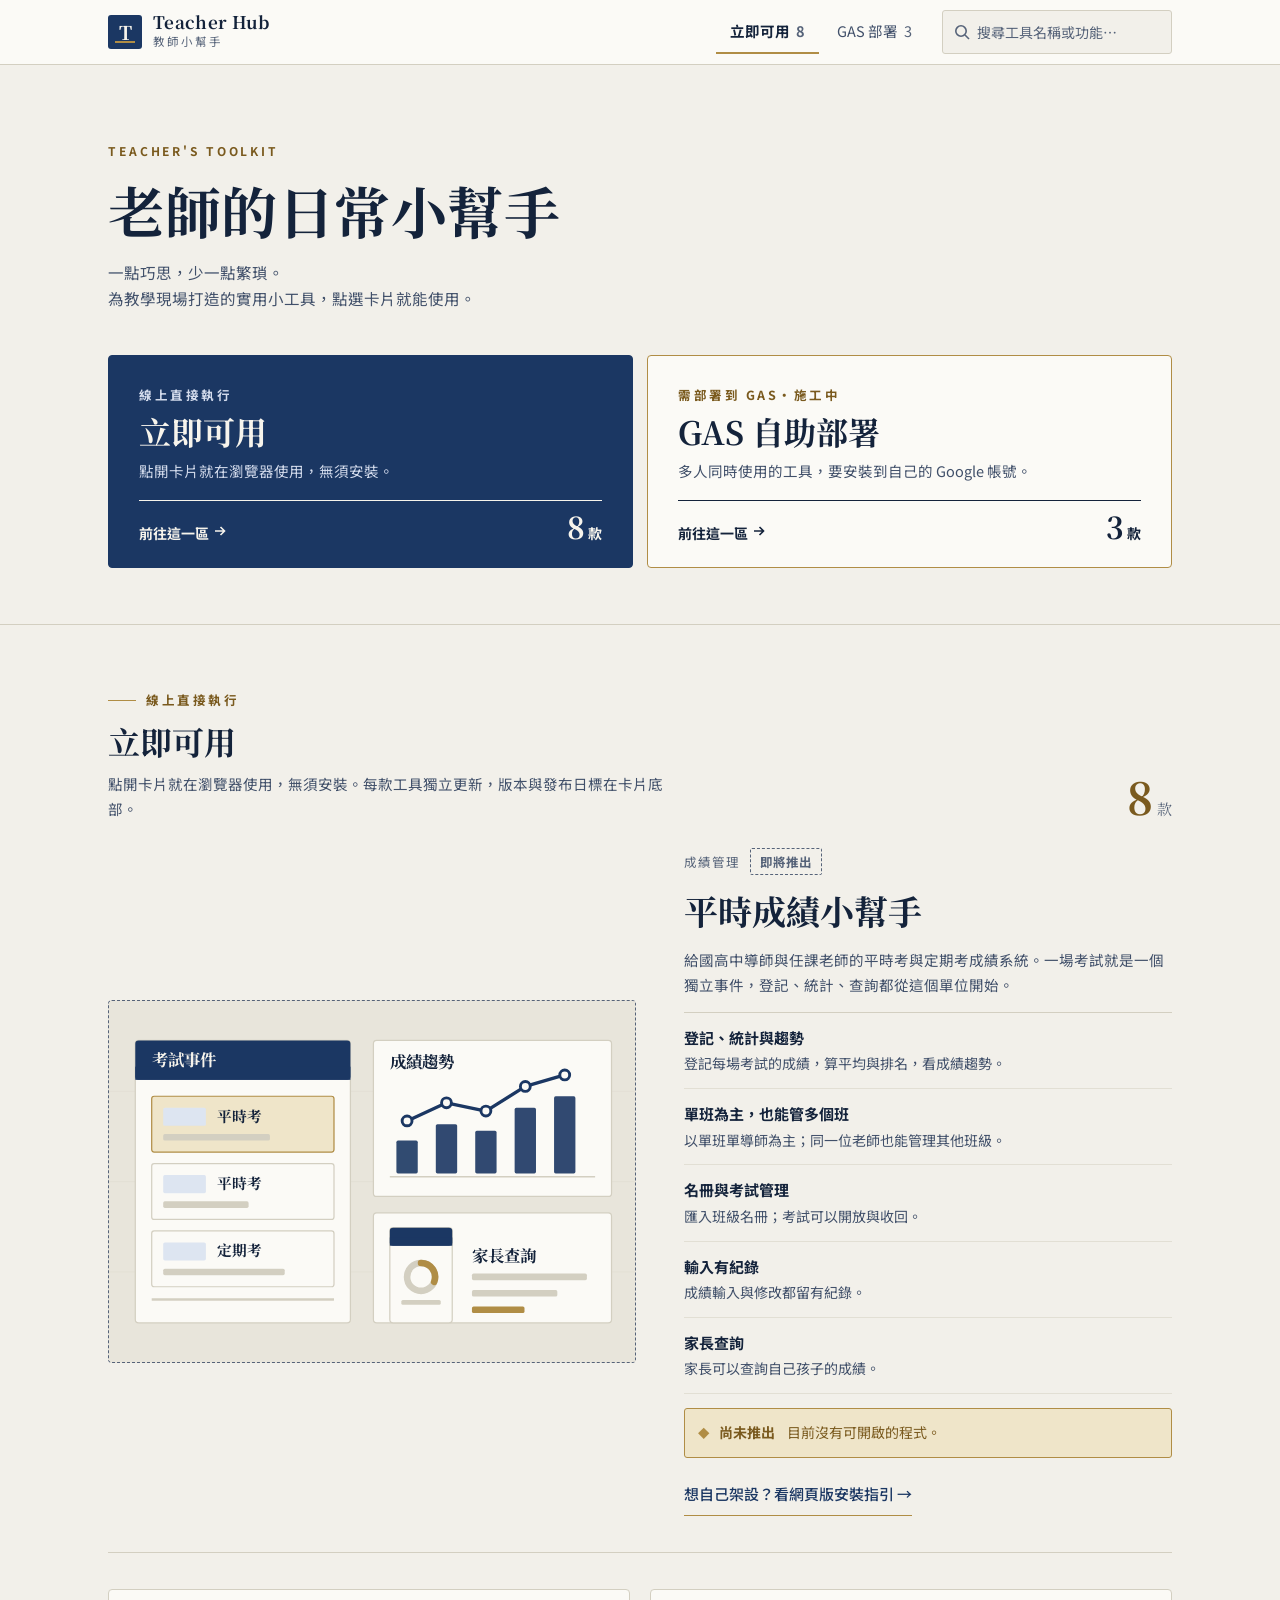
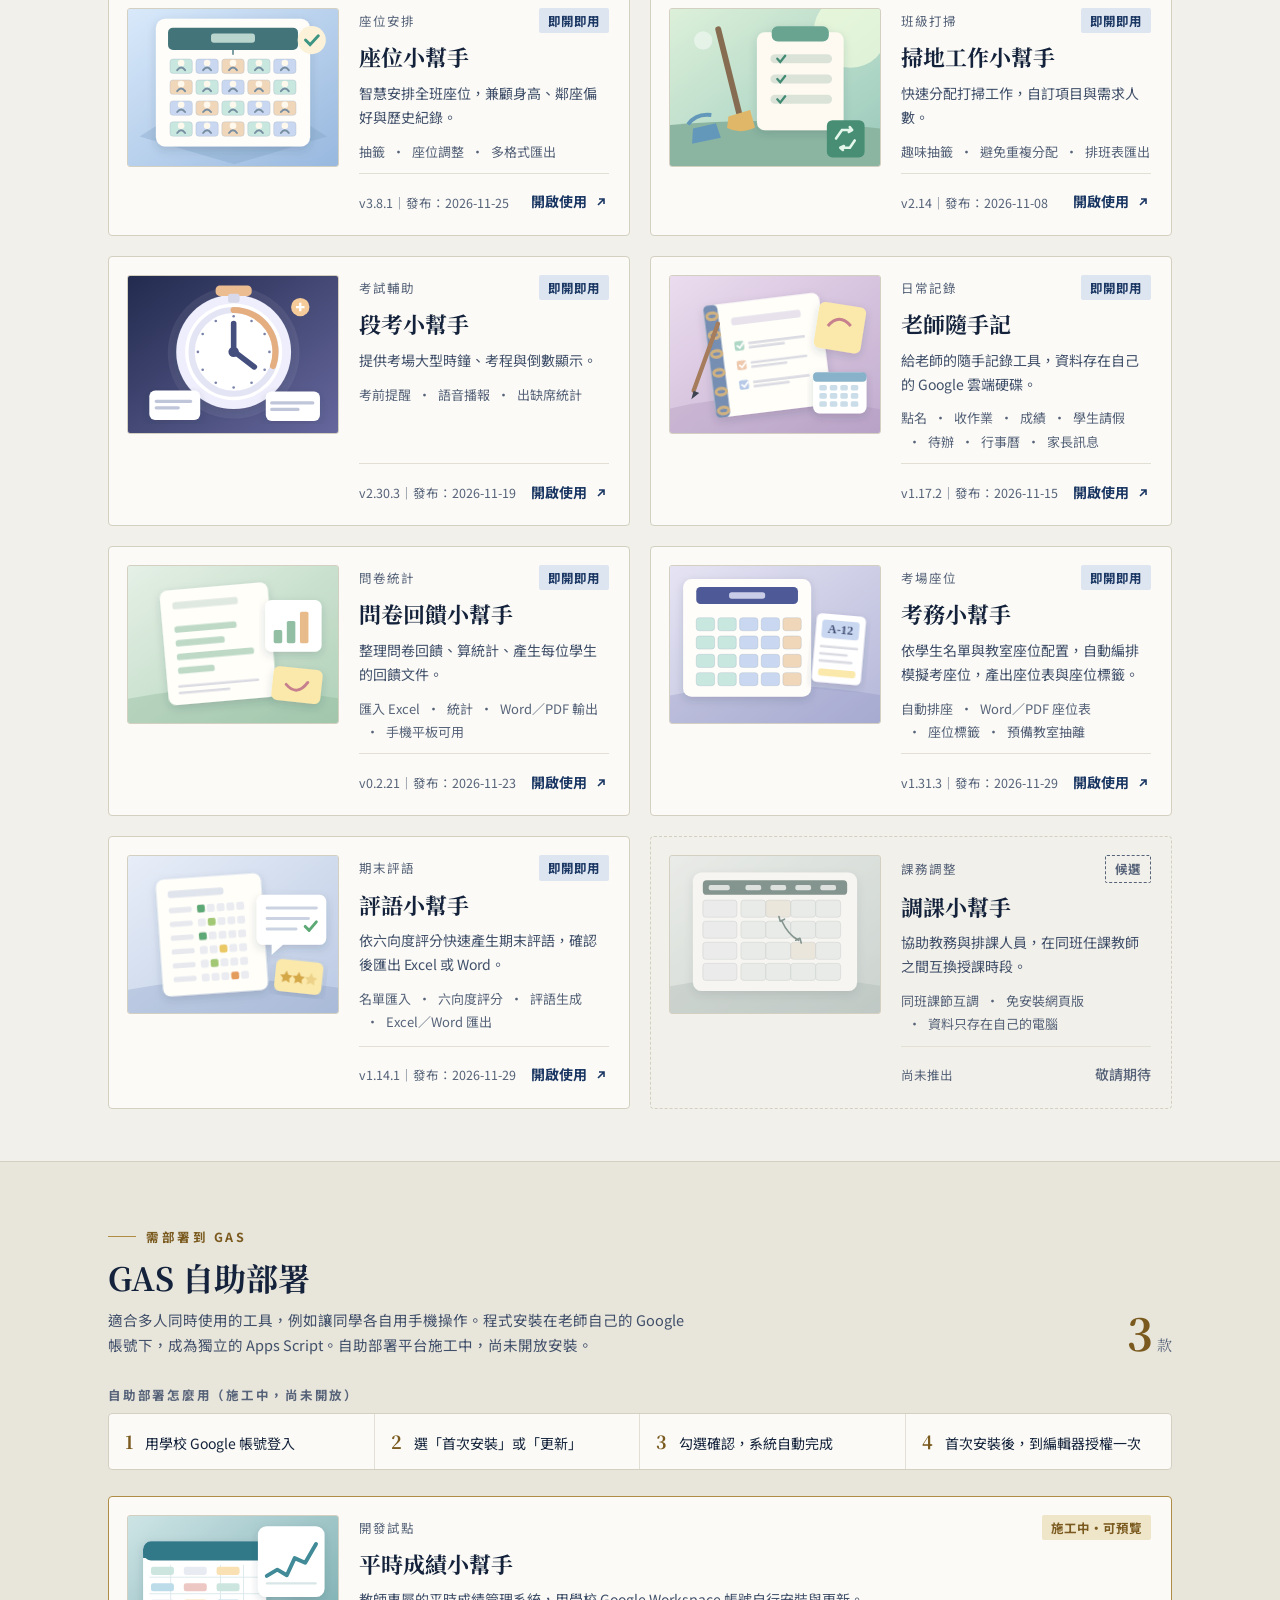
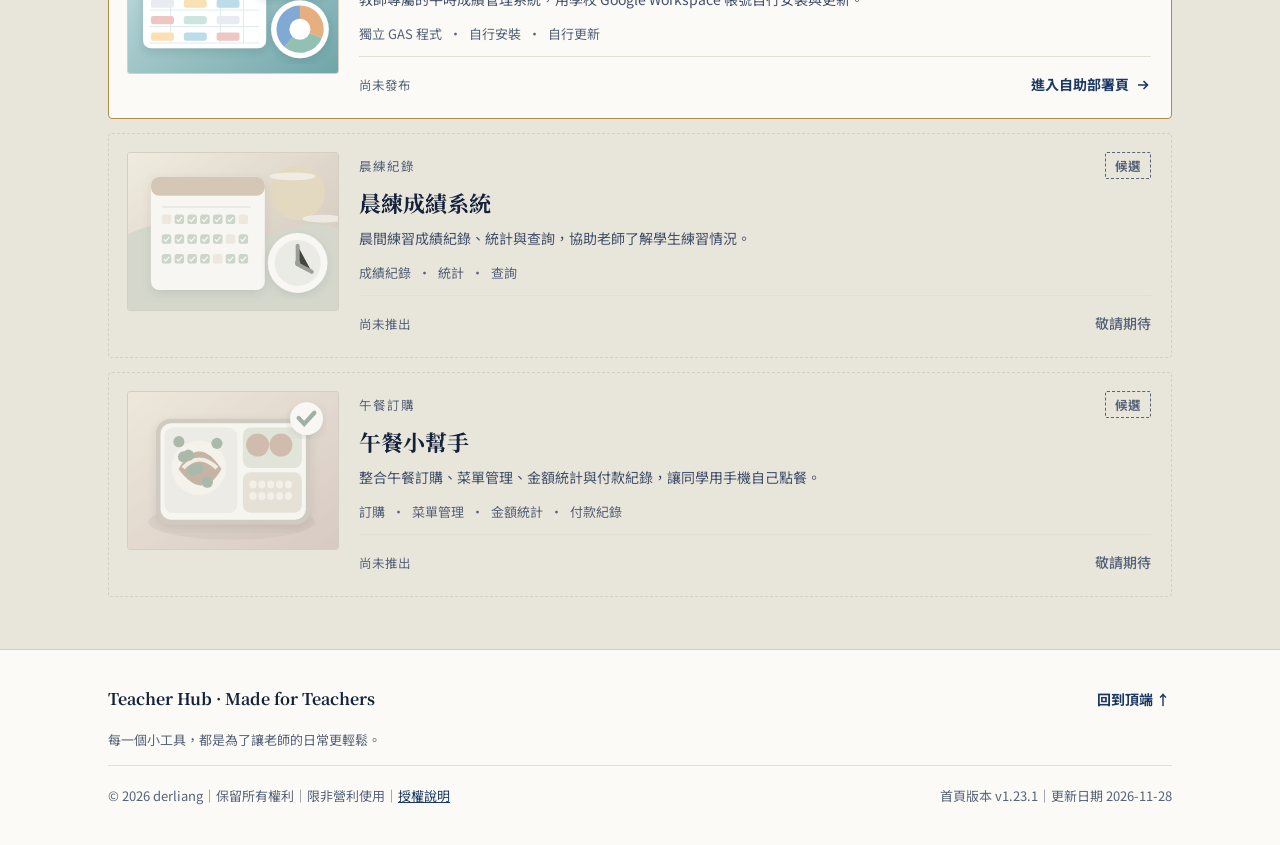
<file: index.html>
<!doctype html>
<html lang="zh-Hant">
<!--
Copyright (c) 2026 derliang. All rights reserved.
Non-commercial use only. See LICENSE.md.
Authorization inquiries: derliang@gmail.com
-->
<head>
<meta charset="utf-8">
<meta name="viewport" content="width=device-width, initial-scale=1">
<meta name="theme-color" content="#f2f0ea" media="(prefers-color-scheme: light)">
<meta name="theme-color" content="#0c1524" media="(prefers-color-scheme: dark)">
<meta name="description" content="Teacher Hub 教師小幫手：座位安排、掃地工作分配、段考時鐘、老師隨手記，點選卡片即可使用。">
<title>Teacher Hub｜教師小幫手</title>
<link rel="preconnect" href="https://fonts.googleapis.com">
<link rel="preconnect" href="https://fonts.gstatic.com" crossorigin>
<link rel="stylesheet" href="https://fonts.googleapis.com/css2?family=Noto+Sans+TC:wght@400;500;700&family=Noto+Serif+TC:wght@600;700&display=swap">
<style>
/* 視覺與版面以 docs/design/DESIGN.md、docs/design/mockups/首頁.html 為準（方案 1B：兩扇門＋橫列工具卡）。 */
:root{
  --bg:#f2f0ea; --surface:#fbfaf6; --sunk:#e8e5db;
  --ink:#14233b; --ink2:#41506a; --ink3:#566379;
  --line:#d3cfc1; --line-soft:#e2dfd4;
  --primary:#1b3763; --on-primary:#f7f4ec; --on-primary-2:#d3dbec;
  --brass:#7a5a1e; --brass-line:#b08d45; --brass-soft:#efe5c9;
  --chip-live-bg:#dde5f1; --chip-live-fg:#1b3763;
  --shadow:rgba(20,35,59,.28);
  --serif:"Noto Serif TC","Songti TC","PMingLiU",serif;
  --sans:"Noto Sans TC","PingFang TC","Microsoft JhengHei",system-ui,sans-serif;
}
@media (prefers-color-scheme: dark){:root:not([data-theme="light"]){
  --bg:#0c1524; --surface:#13203a; --sunk:#09101c;
  --ink:#f0ebdf; --ink2:#c2c9d6; --ink3:#9ba7bb;
  --line:#2b3a58; --line-soft:#1f2c47;
  --primary:#e3c47f; --on-primary:#10192b; --on-primary-2:#2b3550;
  --brass:#e3c47f; --brass-line:#b08d45; --brass-soft:#2b2819;
  --chip-live-bg:#1c2e50; --chip-live-fg:#c9d8f2;
  --shadow:rgba(0,0,0,.6); color-scheme:dark}}
:root[data-theme="dark"]{
  --bg:#0c1524; --surface:#13203a; --sunk:#09101c;
  --ink:#f0ebdf; --ink2:#c2c9d6; --ink3:#9ba7bb;
  --line:#2b3a58; --line-soft:#1f2c47;
  --primary:#e3c47f; --on-primary:#10192b; --on-primary-2:#2b3550;
  --brass:#e3c47f; --brass-line:#b08d45; --brass-soft:#2b2819;
  --chip-live-bg:#1c2e50; --chip-live-fg:#c9d8f2;
  --shadow:rgba(0,0,0,.6); color-scheme:dark}

*{box-sizing:border-box}
[hidden]{display:none!important}
html{scroll-behavior:smooth}
body{margin:0;background:var(--bg);color:var(--ink);font-family:var(--sans);font-size:15px;line-height:1.7}
a{color:var(--primary)}
a:focus-visible,button:focus-visible,input:focus-visible{outline:2px solid var(--brass-line);outline-offset:2px}

.wrap{width:100%;max-width:1160px;margin-inline:auto;padding-inline:20px}

/* 頂端固定導覽 */
.nav{position:sticky;top:0;z-index:20;background:var(--surface);border-bottom:1px solid var(--line)}
.nav .wrap{display:flex;align-items:center;gap:8px 16px;flex-wrap:wrap;min-height:64px;padding-block:10px}
.brand{order:1;display:flex;align-items:center;gap:11px;text-decoration:none;color:var(--ink);min-height:44px}
.mark{position:relative;width:34px;height:34px;border-radius:3px;background:var(--primary);color:var(--on-primary);display:grid;place-items:center;font-family:var(--serif);font-weight:700;font-size:19px}
.mark::after{content:"";position:absolute;left:7px;right:7px;bottom:6px;height:2px;background:var(--brass-line)}
.brand b{display:block;font-family:var(--serif);font-size:17px;line-height:1.15;letter-spacing:.02em}
.brand small{display:block;font-size:11.5px;color:var(--ink3);letter-spacing:.18em}
.links{order:2;display:none;margin-left:auto;gap:4px}
.links a{display:flex;align-items:center;min-height:44px;padding:0 14px;font-size:14.5px;color:var(--ink2);text-decoration:none;border-bottom:2px solid transparent}
.links a:hover{color:var(--ink)}
.links a[aria-current]{color:var(--ink);font-weight:700;border-bottom-color:var(--brass-line)}
.links em,.tabs em{font-style:normal;margin-left:6px;color:var(--ink3);font-variant-numeric:tabular-nums}
.search{order:3;display:none;position:relative;width:100%}
.nav.open .search{display:block}
.search svg{position:absolute;left:11px;top:50%;translate:0 -50%;color:var(--ink3);pointer-events:none}
.search input{width:100%;height:44px;padding:0 12px 0 34px;border:1px solid var(--line);border-radius:3px;background:var(--bg);color:var(--ink);font:inherit;font-size:15px}
.search input::placeholder{color:var(--ink3);opacity:1}
.vh{position:absolute;width:1px;height:1px;overflow:hidden;clip:rect(0 0 0 0);white-space:nowrap}
.sbtn{order:2;margin-left:auto;width:44px;height:44px;display:grid;place-items:center;border:1px solid var(--line);border-radius:3px;background:transparent;color:var(--ink);cursor:pointer}
.nav.open .sbtn{background:var(--primary);border-color:var(--primary);color:var(--on-primary)}
.tabs{order:4;display:flex;width:100%}
.tabs a{flex:1;min-height:44px;display:flex;align-items:center;justify-content:center;gap:6px;border:1px solid var(--line);font-size:14.5px;text-decoration:none;color:var(--ink2)}
.tabs a+a{border-left:0}
.tabs a:first-child{border-radius:3px 0 0 3px}.tabs a:last-child{border-radius:0 3px 3px 0}
.tabs a[aria-current]{background:var(--primary);border-color:var(--primary);color:var(--on-primary);font-weight:700}
.tabs a[aria-current] em{color:inherit}
@media (min-width:600px){
  .wrap{padding-inline:36px}
  .links{display:flex}
  .search{display:block;width:auto}
  .search input{width:230px;font-size:14px}
  .sbtn,.tabs{display:none}
}
@media (min-width:1024px){.wrap{padding-inline:48px}}

/* 標題區與兩扇門 */
.hero{padding-block:40px 36px;border-bottom:1px solid var(--line)}
.eyebrow{font-size:12px;letter-spacing:.24em;font-weight:700;color:var(--brass)}
.hero h1{font-family:var(--serif);font-weight:700;font-size:34px;line-height:1.25;letter-spacing:.01em;margin:12px 0 14px;max-width:12em;text-wrap:balance}
.hero p{margin:0;color:var(--ink2);font-size:15.5px;max-width:30em}
.doors{display:grid;gap:14px;grid-template-columns:minmax(0,1fr);margin-top:28px}
.door{display:grid;gap:6px;padding:22px 22px 18px;border-radius:4px;text-decoration:none;min-width:0}
.door.a{background:var(--primary);color:var(--on-primary);border:1px solid var(--primary)}
.door.b{background:var(--surface);color:var(--ink);border:1px solid var(--brass-line)}
.door .k{font-size:12.5px;letter-spacing:.2em;font-weight:700}
.door.a .k{color:var(--on-primary-2)}.door.b .k{color:var(--brass)}
.door h2{font-family:var(--serif);font-size:26px;line-height:1.3;margin:0}
.door p{margin:0;font-size:14.5px}
.door.a p{color:var(--on-primary-2)}.door.b p{color:var(--ink2)}
.door .n{display:flex;align-items:baseline;justify-content:space-between;min-height:44px;margin-top:10px;padding-top:10px;border-top:1px solid currentColor;font-size:14px;font-weight:700}
.door .n b{font-family:var(--serif);font-size:30px;line-height:1;font-variant-numeric:tabular-nums}
a.door{transition:transform .2s,border-color .2s,box-shadow .2s}
a.door:hover,a.door:focus-visible{transform:translateY(-3px);box-shadow:0 16px 28px -20px var(--shadow)}
a.door.a:hover,a.door.a:focus-visible{border-color:var(--brass-line)}
a.door.b:hover,a.door.b:focus-visible{border-color:var(--brass)}
.door .n svg{transition:translate .2s}
a.door:hover .n svg,a.door:focus-visible .n svg{translate:3px 0}
@media (min-width:600px){.hero{padding-block:52px 44px}.hero h1{font-size:44px}.doors{grid-template-columns:repeat(2,minmax(0,1fr))}}
@media (min-width:1024px){.hero{padding-block:72px 56px}.hero h1{font-size:56px}.doors{margin-top:44px}.door{padding:28px 30px 22px}.door h2{font-size:32px}}

/* 區段 */
.zone{padding-block:44px 36px;scroll-margin-top:132px}
.zone.alt{background:var(--sunk);border-top:1px solid var(--line)}
.zhead{display:grid;gap:10px;margin-bottom:26px}
.kicker{display:flex;align-items:center;gap:10px;font-size:12.5px;letter-spacing:.2em;font-weight:700;color:var(--brass)}
.kicker::before{content:"";width:28px;height:1px;background:var(--brass-line)}
.zhead h2{font-family:var(--serif);font-size:26px;line-height:1.3;margin:0;text-wrap:balance}
.zhead p{margin:0;color:var(--ink2);max-width:40em;font-size:14.5px}
.count{display:none;font-family:var(--serif);color:var(--ink3);font-size:15px;white-space:nowrap}
.count b{font-size:44px;line-height:1;color:var(--brass);margin-right:4px;font-variant-numeric:tabular-nums}
@media (min-width:600px){.zone{scroll-margin-top:68px}}
@media (min-width:1024px){
  .zone{padding-block:64px 52px}
  .zhead{grid-template-columns:minmax(0,1fr) auto;align-items:end;gap:6px 40px}
  .zhead .txt{display:grid;gap:10px}
  .count{display:block}
  .zhead h2{font-size:32px}
}

/* 步驟條（GAS 區） */
.steps{display:grid;grid-template-columns:minmax(0,1fr);margin:0 0 26px;padding:0;list-style:none;counter-reset:s;background:var(--surface);border:1px solid var(--line);border-radius:4px}
.steps li{counter-increment:s;display:flex;gap:12px;align-items:baseline;padding:12px 16px;font-size:14px;border-bottom:1px solid var(--line-soft);min-width:0}
.steps li:last-child{border-bottom:0}
.steps li::before{content:counter(s);font-family:var(--serif);font-weight:700;font-size:18px;color:var(--brass)}
.steps-h{margin:0 0 8px;font-size:12.5px;letter-spacing:.14em;color:var(--ink3);font-weight:700}
@media (min-width:600px){
  .steps{grid-template-columns:repeat(4,minmax(0,1fr))}
  .steps li{border-bottom:0;border-right:1px solid var(--line-soft)}.steps li:last-child{border-right:0}
}

/* 工具卡（橫列） */
.rows{display:grid;gap:14px;grid-template-columns:minmax(0,1fr)}
@media (min-width:1024px){.rows.two{grid-template-columns:repeat(2,minmax(0,1fr));gap:20px}.rows.two>:last-child:nth-child(odd){grid-column:1/-1}}
.card{display:flex;flex-direction:column;background:var(--surface);border:1px solid var(--line);border-radius:4px;color:inherit;text-decoration:none;overflow:hidden;min-width:0;transition:transform .2s,border-color .2s,box-shadow .2s}
a.card:hover,a.card:focus-visible{transform:translateY(-3px);border-color:var(--brass-line);box-shadow:0 16px 28px -20px var(--shadow)}
.thumb{aspect-ratio:16/10;background:var(--sunk);border-bottom:1px solid var(--line);overflow:hidden}
.thumb img{display:block;width:100%;height:100%;object-fit:cover;filter:saturate(.8)}
.cb{display:flex;flex-direction:column;gap:10px;padding:18px 18px 14px;flex:1;min-width:0}
.meta{display:flex;justify-content:space-between;align-items:center;gap:6px 10px;flex-wrap:wrap}
.tag{font-size:12.5px;letter-spacing:.08em;color:var(--ink3)}
.st{font-size:12.5px;font-weight:700;padding:2px 9px;border-radius:2px;white-space:nowrap}
.st-live{background:var(--chip-live-bg);color:var(--chip-live-fg)}
.st-beta,.st-wip{background:var(--brass-soft);color:var(--brass)}
.st-cand,.st-soon{border:1px dashed var(--ink3);color:var(--ink3)}
.card h3{font-family:var(--serif);font-size:21px;line-height:1.3;margin:0}
.lead{margin:0;color:var(--ink2);font-size:14.5px;line-height:1.75}
.feat{display:flex;flex-wrap:wrap;margin:0;padding:0;list-style:none;font-size:13px;color:var(--ink3);line-height:1.8}
.feat li+li::before{content:"·";margin:0 7px}
.foot{margin-top:auto;padding-top:10px;border-top:1px solid var(--line-soft);min-height:48px;display:flex;justify-content:space-between;align-items:center;gap:6px 12px;flex-wrap:wrap}
.ver,.app-meta{font-size:12.5px;color:var(--ink3);font-variant-numeric:tabular-nums}
.app-meta strong{font-weight:400}
.app-meta .date::before{content:"｜"}
.go{display:inline-flex;align-items:center;gap:6px;font-weight:700;font-size:14px;color:var(--primary);margin-left:auto}
.go svg{transition:translate .2s}
a.card:hover .go svg{translate:3px 0}
.card.wip{border-color:var(--brass-line)}
.card.cand{border-style:dashed;background:transparent}
.card.cand .thumb img{filter:grayscale(.7);opacity:.7}
.card.cand .go{color:var(--ink3);font-weight:500}
.row{display:grid;grid-template-columns:104px minmax(0,1fr);align-items:start}
.row .thumb{aspect-ratio:1;margin:14px 0 0 14px;border:1px solid var(--line);border-radius:3px}
.row .cb{padding:14px 16px 12px}
.row h3{font-size:19px}
.row .lead{font-size:14px;line-height:1.7}
.row .feat{display:none}
@media (min-width:600px){
  .row{grid-template-columns:230px minmax(0,1fr)}
  .row .thumb{aspect-ratio:4/3;margin:18px 0 18px 18px}
  .row .cb{padding:18px 20px 14px;height:100%}
  .row .feat{display:flex}
  .row h3{font-size:22px}
}

.empty{margin:0;padding:48px 0;color:var(--ink2)}

/* 即將推出（預告區塊）：不可點、沒有連結；插畫全用 token，深淺色自動切換。 */
.soon{margin-bottom:26px;padding-bottom:26px;border-bottom:1px solid var(--line);scroll-margin-top:132px}
.soon-grid{display:grid;gap:24px;grid-template-columns:minmax(0,1fr)}
.soon-art{margin:0;border:1px dashed var(--ink3);border-radius:4px;background:var(--sunk);overflow:hidden}
.soon-art svg{display:block;width:100%;height:auto}
.soon-body{display:grid;gap:14px;align-content:start;min-width:0}
.soon-body .meta{justify-content:flex-start;gap:10px}
.soon-body h2{font-family:var(--serif);font-size:30px;line-height:1.3;margin:0;text-wrap:balance}
.soon-body .lead{max-width:34em}
.soon-list{display:grid;gap:0;margin:0;padding:0;list-style:none;border-top:1px solid var(--line)}
.soon-list li{display:grid;gap:2px;padding:12px 0;border-bottom:1px solid var(--line-soft);min-width:0}
.soon-list b{font-size:15px;color:var(--ink)}
.soon-list span{font-size:14px;color:var(--ink2);line-height:1.7}
.soon-note{display:flex;gap:12px;align-items:baseline;margin:0;padding:12px 14px;background:var(--brass-soft);border:1px solid var(--brass-line);border-radius:3px;color:var(--brass);font-size:14px;line-height:1.7}
.soon-note::before{content:"";flex:none;width:8px;height:8px;background:var(--brass-line);transform:rotate(45deg) translateY(-1px)}
.soon-note b{font-weight:700}
.soon-guide{margin:0}
.soon-guide a{display:inline-flex;align-items:center;min-height:44px;color:var(--primary);font-weight:500;text-decoration:none;border-bottom:1px solid var(--brass-line)}
.soon-guide a:hover{border-bottom-color:var(--primary)}
.a-bg{fill:var(--sunk)}.a-grid{stroke:var(--line-soft);stroke-width:1}
.a-card{fill:var(--surface);stroke:var(--line);stroke-width:1.5}
.a-head{fill:var(--primary)}.a-on{fill:var(--on-primary);font-family:var(--serif);font-weight:700}
.a-ink{fill:var(--ink);font-family:var(--serif);font-weight:700}.a-ink3{fill:var(--ink3);font-family:var(--sans)}
.a-bar{fill:var(--line)}.a-chip{fill:var(--chip-live-bg)}.a-soft{fill:var(--brass-soft);stroke:var(--brass-line);stroke-width:1.5}
.a-line{fill:none;stroke:var(--primary);stroke-width:4;stroke-linecap:round;stroke-linejoin:round}
.a-dot{fill:var(--surface);stroke:var(--primary);stroke-width:3.5}
.a-brass{fill:none;stroke:var(--brass-line);stroke-width:8;stroke-linecap:round}
.a-ring{fill:none;stroke:var(--line);stroke-width:8}
.a-col{fill:var(--chip-live-fg);opacity:.9}.a-col2{fill:var(--brass-line)}
@media (min-width:900px){
  .soon{margin-bottom:36px;padding-bottom:36px}
  .soon-grid{grid-template-columns:minmax(0,1.08fr) minmax(0,1fr);gap:48px;align-items:center}
  .soon-body h2{font-size:34px}
}

/* 頁尾（只有一個） */
.foot-site{border-top:1px solid var(--line);background:var(--surface);padding-block:28px 26px;font-size:13px;color:var(--ink3);line-height:1.8}
.foot-site .wrap{display:grid;gap:6px}
.foot-site .fhead{display:flex;align-items:center;justify-content:space-between;gap:8px 16px}
.foot-site strong{font-family:var(--serif);font-size:16px;line-height:1.3;color:var(--ink)}
.foot-site .top-link{display:inline-flex;align-items:center;min-height:44px;padding-inline:2px;color:var(--primary);font-weight:700;text-decoration:none;font-size:14px;white-space:nowrap}
.foot-site .top-link:hover{text-decoration:underline}
.foot-site .fnote{margin:0}
.foot-site .flegal{display:flex;flex-wrap:wrap;align-items:center;justify-content:space-between;gap:0 16px;margin-top:8px;padding-top:6px;border-top:1px solid var(--line-soft)}
.foot-site .cr a{display:inline-block;padding:12px 0}
.foot-site .version-meta{font-variant-numeric:tabular-nums}

@media(prefers-reduced-motion:reduce){html{scroll-behavior:auto}.card,.go svg{transition:none}a.card:hover,a.card:focus-visible{transform:none}.go svg{translate:none!important}}
@media(prefers-reduced-motion:reduce){a.door,.door .n svg{transition:none}a.door:hover,a.door:focus-visible{transform:none}a.door:hover .n svg,a.door:focus-visible .n svg{translate:none}}
</style>
</head>
<body id="top">
<nav class="nav" id="nav" aria-label="主要導覽"><div class="wrap">
<a class="brand" href="#top"><span class="mark" aria-hidden="true">T</span><span><b>Teacher Hub</b><small>教師小幫手</small></span></a>
<div class="links"><a href="#usable" aria-current="true">立即可用<em>8</em></a><a href="#gas">GAS 部署<em>3</em></a></div>
<label class="search"><span class="vh">搜尋小工具</span><svg width="18" height="18" viewBox="0 0 18 18" aria-hidden="true"><circle cx="8" cy="8" r="5.2" fill="none" stroke="currentColor" stroke-width="1.6"/><path d="M12 12l4 4" stroke="currentColor" stroke-width="1.6"/></svg><input id="search" type="search" placeholder="搜尋工具名稱或功能…" autocomplete="off"></label>
<button class="sbtn" id="sbtn" type="button" aria-label="搜尋小工具" aria-expanded="false" aria-controls="search"><svg width="18" height="18" viewBox="0 0 18 18" aria-hidden="true"><circle cx="8" cy="8" r="5.2" fill="none" stroke="currentColor" stroke-width="1.6"/><path d="M12 12l4 4" stroke="currentColor" stroke-width="1.6"/></svg></button>
<div class="tabs"><a href="#usable" aria-current="true">立即可用 <em>8</em></a><a href="#gas">GAS 部署 <em>3</em></a></div>
</div></nav>

<header class="hero"><div class="wrap">
<span class="eyebrow">TEACHER'S TOOLKIT</span>
<h1>老師的日常小幫手</h1>
<p>一點巧思，少一點繁瑣。<br>為教學現場打造的實用小工具，點選卡片就能使用。</p>
<div class="doors">
<a class="door a" href="#usable"><span class="k">線上直接執行</span><h2>立即可用</h2><p>點開卡片就在瀏覽器使用，無須安裝。</p><span class="n"><span>前往這一區 <svg width="16" height="16" viewBox="0 0 16 16" aria-hidden="true"><path d="M3 8h9M8.5 4l4 4-4 4" fill="none" stroke="currentColor" stroke-width="1.6"/></svg></span><span><b>8</b> 款</span></span></a>
<a class="door b" href="#gas"><span class="k">需部署到 GAS・施工中</span><h2>GAS 自助部署</h2><p>多人同時使用的工具，要安裝到自己的 Google 帳號。</p><span class="n"><span>前往這一區 <svg width="16" height="16" viewBox="0 0 16 16" aria-hidden="true"><path d="M3 8h9M8.5 4l4 4-4 4" fill="none" stroke="currentColor" stroke-width="1.6"/></svg></span><span><b>3</b> 款</span></span></a>
</div>
</div></header>

<main>
<section class="zone" id="usable" aria-labelledby="usable-h"><div class="wrap">
<div class="zhead"><div class="txt"><span class="kicker">線上直接執行</span><h2 id="usable-h">立即可用</h2><p>點開卡片就在瀏覽器使用，無須安裝。每款工具獨立更新，版本與發布日標在卡片底部。</p></div><span class="count"><b>8</b>款</span></div>
<div class="soon" id="soon" role="group" aria-labelledby="soon-h"><div class="soon-grid">
<figure class="soon-art"><svg viewBox="0 0 640 440" role="img" aria-label="平時成績小幫手示意圖：左邊是一場場獨立的考試，右上是成績趨勢，右下是家長用手機查詢">
<rect class="a-bg" width="640" height="440"/>
<g class="a-grid"><path d="M0 110H640M0 220H640M0 330H640"/></g>
<g>
<rect class="a-card" x="32" y="48" width="262" height="344" rx="4"/>
<rect class="a-head" x="32" y="48" width="262" height="48" rx="4"/><rect class="a-head" x="32" y="80" width="262" height="16"/>
<text class="a-on" x="52" y="79" font-size="20">考試事件</text>
<rect class="a-soft" x="52" y="116" width="222" height="68" rx="3"/><rect class="a-chip" x="66" y="130" width="52" height="22" rx="2"/><rect class="a-bar" x="66" y="162" width="130" height="8" rx="2"/><text class="a-ink" x="132" y="147" font-size="18">平時考</text>
<rect class="a-card" x="52" y="198" width="222" height="68" rx="3"/><rect class="a-chip" x="66" y="212" width="52" height="22" rx="2"/><rect class="a-bar" x="66" y="244" width="104" height="8" rx="2"/><text class="a-ink" x="132" y="229" font-size="18">平時考</text>
<rect class="a-card" x="52" y="280" width="222" height="68" rx="3"/><rect class="a-chip" x="66" y="294" width="52" height="22" rx="2"/><rect class="a-bar" x="66" y="326" width="148" height="8" rx="2"/><text class="a-ink" x="132" y="311" font-size="18">定期考</text>
<rect class="a-bar" x="52" y="362" width="222" height="3"/>
</g>
<g>
<rect class="a-card" x="322" y="48" width="290" height="190" rx="4"/>
<text class="a-ink" x="342" y="82" font-size="20">成績趨勢</text>
<rect class="a-col" x="350" y="170" width="26" height="40" rx="2"/><rect class="a-col" x="398" y="150" width="26" height="60" rx="2"/><rect class="a-col" x="446" y="158" width="26" height="52" rx="2"/><rect class="a-col" x="494" y="130" width="26" height="80" rx="2"/><rect class="a-col" x="542" y="116" width="26" height="94" rx="2"/>
<path class="a-bar" d="M342 214H592" stroke="var(--line)" stroke-width="2"/>
<polyline class="a-line" points="363,146 411,124 459,134 507,104 555,90"/>
<circle class="a-dot" cx="363" cy="146" r="6"/><circle class="a-dot" cx="411" cy="124" r="6"/><circle class="a-dot" cx="459" cy="134" r="6"/><circle class="a-dot" cx="507" cy="104" r="6"/><circle class="a-dot" cx="555" cy="90" r="6"/>
</g>
<g>
<rect class="a-card" x="322" y="258" width="290" height="134" rx="4"/>
<rect class="a-card" x="342" y="276" width="76" height="116" rx="4"/><rect class="a-head" x="342" y="276" width="76" height="22" rx="4"/><rect class="a-head" x="342" y="288" width="76" height="10"/>
<circle class="a-ring" cx="380" cy="336" r="17"/><path class="a-brass" d="M380 319A17 17 0 0 1 396 342"/>
<rect class="a-bar" x="356" y="364" width="48" height="6" rx="2"/>
<text class="a-ink" x="442" y="318" font-size="20">家長查詢</text>
<rect class="a-bar" x="442" y="332" width="140" height="8" rx="2"/><rect class="a-bar" x="442" y="352" width="104" height="8" rx="2"/><rect class="a-col2" x="442" y="372" width="64" height="8" rx="2"/>
</g>
</svg></figure>
<div class="soon-body">
<div class="meta"><span class="tag">成績管理</span><span class="st st-soon">即將推出</span></div>
<h2 id="soon-h">平時成績小幫手</h2>
<p class="lead">給國高中導師與任課老師的平時考與定期考成績系統。一場考試就是一個獨立事件，登記、統計、查詢都從這個單位開始。</p>
<ul class="soon-list">
<li><b>登記、統計與趨勢</b><span>登記每場考試的成績，算平均與排名，看成績趨勢。</span></li>
<li><b>單班為主，也能管多個班</b><span>以單班單導師為主；同一位老師也能管理其他班級。</span></li>
<li><b>名冊與考試管理</b><span>匯入班級名冊；考試可以開放與收回。</span></li>
<li><b>輸入有紀錄</b><span>成績輸入與修改都留有紀錄。</span></li>
<li><b>家長查詢</b><span>家長可以查詢自己孩子的成績。</span></li>
</ul>
<p class="soon-note"><b>尚未推出</b>目前沒有可開啟的程式。</p>
<p class="soon-guide"><a href="./scorekeeper-guide/">想自己架設？看網頁版安裝指引 →</a></p>
</div>
</div></div>
<div class="rows two">
<a class="card row live" href="https://derliang.github.io/seat-helper/" aria-label="開啟座位小幫手"><div class="thumb"><img src="./images/cards/seat.svg" alt="座位小幫手插畫" loading="lazy" width="640" height="480"></div><div class="cb"><div class="meta"><span class="tag">座位安排</span><span class="st st-live">即開即用</span></div><h3>座位小幫手</h3><p class="lead">智慧安排全班座位，兼顧身高、鄰座偏好與歷史紀錄。</p><ul class="feat"><li>抽籤</li><li>座位調整</li><li>多格式匯出</li></ul><div class="foot"><div class="app-meta" data-tool="seat-helper"><strong>v3.8.1</strong><span class="date">發布：2026-11-25</span></div><span class="go">開啟使用 <svg width="16" height="16" viewBox="0 0 16 16" aria-hidden="true"><path d="M5 11l6-6M6 5h5v5" fill="none" stroke="currentColor" stroke-width="1.6"/></svg></span></div></div></a>
<a class="card row live" href="https://derliang.github.io/cleaning-helper/" aria-label="開啟掃地工作小幫手"><div class="thumb"><img src="./images/cards/cleaning.svg" alt="掃地工作小幫手插畫" loading="lazy" width="640" height="480"></div><div class="cb"><div class="meta"><span class="tag">班級打掃</span><span class="st st-live">即開即用</span></div><h3>掃地工作小幫手</h3><p class="lead">快速分配打掃工作，自訂項目與需求人數。</p><ul class="feat"><li>趣味抽籤</li><li>避免重複分配</li><li>排班表匯出</li></ul><div class="foot"><div class="app-meta" data-tool="cleaning-helper"><strong>v2.14</strong><span class="date">發布：2026-11-08</span></div><span class="go">開啟使用 <svg width="16" height="16" viewBox="0 0 16 16" aria-hidden="true"><path d="M5 11l6-6M6 5h5v5" fill="none" stroke="currentColor" stroke-width="1.6"/></svg></span></div></div></a>
<a class="card row live" href="https://derliang.github.io/exam-helper-clock/" aria-label="開啟段考小幫手"><div class="thumb"><img src="./images/cards/exam.svg" alt="段考小幫手插畫" loading="lazy" width="640" height="480"></div><div class="cb"><div class="meta"><span class="tag">考試輔助</span><span class="st st-live">即開即用</span></div><h3>段考小幫手</h3><p class="lead">提供考場大型時鐘、考程與倒數顯示。</p><ul class="feat"><li>考前提醒</li><li>語音播報</li><li>出缺席統計</li></ul><div class="foot"><div class="app-meta" data-tool="exam-helper-clock"><strong>v2.30.3</strong><span class="date">發布：2026-11-19</span></div><span class="go">開啟使用 <svg width="16" height="16" viewBox="0 0 16 16" aria-hidden="true"><path d="M5 11l6-6M6 5h5v5" fill="none" stroke="currentColor" stroke-width="1.6"/></svg></span></div></div></a>
<a class="card row live" href="https://derliang.github.io/teacher-notes-web/" aria-label="開啟老師隨手記"><div class="thumb"><img src="./images/cards/notes.svg" alt="老師隨手記插畫" loading="lazy" width="640" height="480"></div><div class="cb"><div class="meta"><span class="tag">日常記錄</span><span class="st st-live">即開即用</span></div><h3>老師隨手記</h3><p class="lead">給老師的隨手記錄工具，資料存在自己的 Google 雲端硬碟。</p><ul class="feat"><li>點名</li><li>收作業</li><li>成績</li><li>學生請假</li><li>待辦</li><li>行事曆</li><li>家長訊息</li></ul><div class="foot"><div class="app-meta" data-tool="teacher-notes-web"><strong>v1.17.2</strong><span class="date">發布：2026-11-15</span></div><span class="go">開啟使用 <svg width="16" height="16" viewBox="0 0 16 16" aria-hidden="true"><path d="M5 11l6-6M6 5h5v5" fill="none" stroke="currentColor" stroke-width="1.6"/></svg></span></div></div></a>
<a class="card row live" href="https://derliang.github.io/survey-feedback-helper/" aria-label="開啟問卷回饋小幫手"><div class="thumb"><img src="./images/cards/survey.svg" alt="問卷回饋小幫手插畫" loading="lazy" width="640" height="480"></div><div class="cb"><div class="meta"><span class="tag">問卷統計</span><span class="st st-live">即開即用</span></div><h3>問卷回饋小幫手</h3><p class="lead">整理問卷回饋、算統計、產生每位學生的回饋文件。</p><ul class="feat"><li>匯入 Excel</li><li>統計</li><li>Word／PDF 輸出</li><li>手機平板可用</li></ul><div class="foot"><div class="app-meta" data-tool="survey-feedback-helper"><strong>v0.2.21</strong><span class="date">發布：2026-11-23</span></div><span class="go">開啟使用 <svg width="16" height="16" viewBox="0 0 16 16" aria-hidden="true"><path d="M5 11l6-6M6 5h5v5" fill="none" stroke="currentColor" stroke-width="1.6"/></svg></span></div></div></a>
<a class="card row live" href="https://derliang.github.io/exam-affairs-helper/" aria-label="開啟考務小幫手"><div class="thumb"><img src="./images/cards/mock-exam.svg" alt="考務小幫手插畫" loading="lazy" width="640" height="480"></div><div class="cb"><div class="meta"><span class="tag">考場座位</span><span class="st st-live">即開即用</span></div><h3>考務小幫手</h3><p class="lead">依學生名單與教室座位配置，自動編排模擬考座位，產出座位表與座位標籤。</p><ul class="feat"><li>自動排座</li><li>Word／PDF 座位表</li><li>座位標籤</li><li>預備教室抽離</li></ul><div class="foot"><div class="app-meta" data-tool="exam-affairs-helper"><strong>v1.31.3</strong><span class="date">發布：2026-11-29</span></div><span class="go">開啟使用 <svg width="16" height="16" viewBox="0 0 16 16" aria-hidden="true"><path d="M5 11l6-6M6 5h5v5" fill="none" stroke="currentColor" stroke-width="1.6"/></svg></span></div></div></a>
<a class="card row live" href="https://derliang.github.io/comment-helper/" aria-label="開啟評語小幫手"><div class="thumb"><img src="./images/cards/comment-helper.svg" alt="評語小幫手插畫" loading="lazy" width="640" height="480"></div><div class="cb"><div class="meta"><span class="tag">期末評語</span><span class="st st-live">即開即用</span></div><h3>評語小幫手</h3><p class="lead">依六向度評分快速產生期末評語，確認後匯出 Excel 或 Word。</p><ul class="feat"><li>名單匯入</li><li>六向度評分</li><li>評語生成</li><li>Excel／Word 匯出</li></ul><div class="foot"><div class="app-meta" data-tool="comment-helper"><strong>v1.14.1</strong><span class="date">發布：2026-11-29</span></div><span class="go">開啟使用 <svg width="16" height="16" viewBox="0 0 16 16" aria-hidden="true"><path d="M5 11l6-6M6 5h5v5" fill="none" stroke="currentColor" stroke-width="1.6"/></svg></span></div></div></a><article class="card row cand" aria-label="調課小幫手，正式版尚未推出，敬請期待"><div class="thumb"><img src="./images/cards/class-swap.svg" alt="調課小幫手插畫" loading="lazy" width="640" height="480"></div><div class="cb"><div class="meta"><span class="tag">課務調整</span><span class="st st-cand">候選</span></div><h3>調課小幫手</h3><p class="lead">協助教務與排課人員，在同班任課教師之間互換授課時段。</p><ul class="feat"><li>同班課節互調</li><li>免安裝網頁版</li><li>資料只存在自己的電腦</li></ul><div class="foot"><span class="ver">尚未推出</span><span class="go">敬請期待</span></div></div></article>
</div>
</div></section>

<section class="zone alt" id="gas" aria-labelledby="gas-h"><div class="wrap">
<div class="zhead"><div class="txt"><span class="kicker">需部署到 GAS</span><h2 id="gas-h">GAS 自助部署</h2><p>適合多人同時使用的工具，例如讓同學各自用手機操作。程式安裝在老師自己的 Google 帳號下，成為獨立的 Apps Script。自助部署平台施工中，尚未開放安裝。</p></div><span class="count"><b>3</b>款</span></div>
<p class="steps-h">自助部署怎麼用（施工中，尚未開放）</p>
<ol class="steps"><li>用學校 Google 帳號登入</li><li>選「首次安裝」或「更新」</li><li>勾選確認，系統自動完成</li><li>首次安裝後，到編輯器授權一次</li></ol>
<div class="rows">
<a class="card row wip" href="./deploy/?product=pingshi-grade-helper" aria-label="進入平時成績小幫手自助部署頁（施工中，尚未開放部署）"><div class="thumb"><img src="./images/cards/grade.svg" alt="平時成績小幫手插畫" loading="lazy" width="640" height="480"></div><div class="cb"><div class="meta"><span class="tag">開發試點</span><span class="st st-wip">施工中・可預覽</span></div><h3>平時成績小幫手</h3><p class="lead">教師專屬的平時成績管理系統，用學校 Google Workspace 帳號自行安裝與更新。</p><ul class="feat"><li>獨立 GAS 程式</li><li>自行安裝</li><li>自行更新</li></ul><div class="foot"><span class="ver">尚未發布</span><span class="go">進入自助部署頁 <svg width="16" height="16" viewBox="0 0 16 16" aria-hidden="true"><path d="M3 8h9M8.5 4l4 4-4 4" fill="none" stroke="currentColor" stroke-width="1.6"/></svg></span></div></div></a>
<article class="card row cand" aria-label="晨練成績系統，正式版尚未推出，敬請期待"><div class="thumb"><img src="./images/cards/morning.svg" alt="晨練成績系統插畫" loading="lazy" width="640" height="480"></div><div class="cb"><div class="meta"><span class="tag">晨練紀錄</span><span class="st st-cand">候選</span></div><h3>晨練成績系統</h3><p class="lead">晨間練習成績紀錄、統計與查詢，協助老師了解學生練習情況。</p><ul class="feat"><li>成績紀錄</li><li>統計</li><li>查詢</li></ul><div class="foot"><span class="ver">尚未推出</span><span class="go">敬請期待</span></div></div></article>
<article class="card row cand" aria-label="午餐小幫手，正式版尚未推出，敬請期待"><div class="thumb"><img src="./images/cards/lunch.svg" alt="午餐小幫手插畫" loading="lazy" width="640" height="480"></div><div class="cb"><div class="meta"><span class="tag">午餐訂購</span><span class="st st-cand">候選</span></div><h3>午餐小幫手</h3><p class="lead">整合午餐訂購、菜單管理、金額統計與付款紀錄，讓同學用手機自己點餐。</p><ul class="feat"><li>訂購</li><li>菜單管理</li><li>金額統計</li><li>付款紀錄</li></ul><div class="foot"><span class="ver">尚未推出</span><span class="go">敬請期待</span></div></div></article>
</div>
</div></section>


<div class="wrap"><p class="empty" id="empty" role="status" hidden>沒有符合的工具，請換個關鍵字試試。</p></div>
</main>

<footer class="foot-site"><div class="wrap"><div class="fhead"><strong>Teacher Hub · Made for Teachers</strong><a class="top-link" href="#top">回到頂端 ↑</a></div><p class="fnote">每一個小工具，都是為了讓老師的日常更輕鬆。</p><div class="flegal"><span class="cr">© 2026 derliang｜保留所有權利｜限非營利使用｜<a href="https://github.com/derliang/teacher-hub/blob/main/LICENSE.md" target="_blank" rel="noopener">授權說明</a></span><span class="version-meta" id="site-version" aria-live="polite">首頁版本 v1.23.1｜更新日期 2026-11-28</span></div></div></footer>

<script>
fetch('./site.json',{cache:'no-store'}).then(r=>{if(!r.ok)throw Error('metadata');return r.json()}).then(m=>{if(/^\d+\.\d+\.\d+$/.test(m.version)&&/^\d{4}-\d{2}-\d{2}$/.test(m.updated)){document.getElementById('site-version').textContent='首頁版本 v'+m.version+'｜更新日期 '+m.updated}}).catch(()=>{});

// 個別工具版本以 tools.json 為單一來源；讀取失敗時保留 HTML 的備援內容。
fetch('./tools.json',{cache:'no-store'}).then(r=>{if(!r.ok)throw Error('metadata');return r.json()}).then(data=>{for(const item of data.tools||[]){if(!/^[a-z0-9-]+$/.test(item.id)||!/^\d+(?:\.\d+)*$/.test(item.version)||!/^\d{4}-\d{2}-\d{2}$/.test(item.releaseDate))continue;const el=document.querySelector('[data-tool="'+item.id+'"]');if(!el)continue;el.querySelector('strong').textContent='v'+item.version;el.querySelector('.date').textContent='發布：'+item.releaseDate}}).catch(()=>{});

// 搜尋涵蓋「立即可用」與「GAS 部署」兩區；整區都沒有符合時，連區段一起收起。
const nav=document.getElementById('nav'),search=document.getElementById('search'),sbtn=document.getElementById('sbtn'),empty=document.getElementById('empty');
const zones=[...document.querySelectorAll('.zone')],cards=[...document.querySelectorAll('.card')];
function filter(){const q=search.value.trim().toLocaleLowerCase();let shown=0;for(const card of cards){const ok=card.textContent.toLocaleLowerCase().includes(q);card.hidden=!ok;if(ok)shown++;}for(const s of document.querySelectorAll('.soon'))s.hidden=!s.textContent.toLocaleLowerCase().includes(q);for(const z of zones)z.hidden=!z.querySelector('.card:not([hidden]),.soon:not([hidden])');empty.hidden=shown>0||!!document.querySelector('.soon:not([hidden])');spy();}
search.addEventListener('input',filter);
search.addEventListener('keydown',e=>{if(e.key==='Escape'){search.value='';filter();if(matchMedia('(max-width:599px)').matches){nav.classList.remove('open');sbtn.setAttribute('aria-expanded','false');sbtn.focus();}}});
sbtn.addEventListener('click',()=>{const open=nav.classList.toggle('open');sbtn.setAttribute('aria-expanded',open);if(open)search.focus();});

// 導覽列標出目前所在區段。
const marks=[...document.querySelectorAll('.links a, .tabs a')];
function spy(){const visible=zones.filter(z=>!z.hidden);let cur=visible[0];const y=nav.offsetHeight+80;for(const z of visible)if(z.getBoundingClientRect().top<=y)cur=z;if(visible.length&&innerHeight+scrollY>=document.documentElement.scrollHeight-2)cur=visible[visible.length-1];for(const a of marks){if(cur&&a.getAttribute('href')==='#'+cur.id)a.setAttribute('aria-current','true');else a.removeAttribute('aria-current');}}
let tick=0;addEventListener('scroll',()=>{if(!tick)tick=requestAnimationFrame(()=>{tick=0;spy()})},{passive:true});addEventListener('resize',spy);spy();
</script>
</body>
</html>
</file>
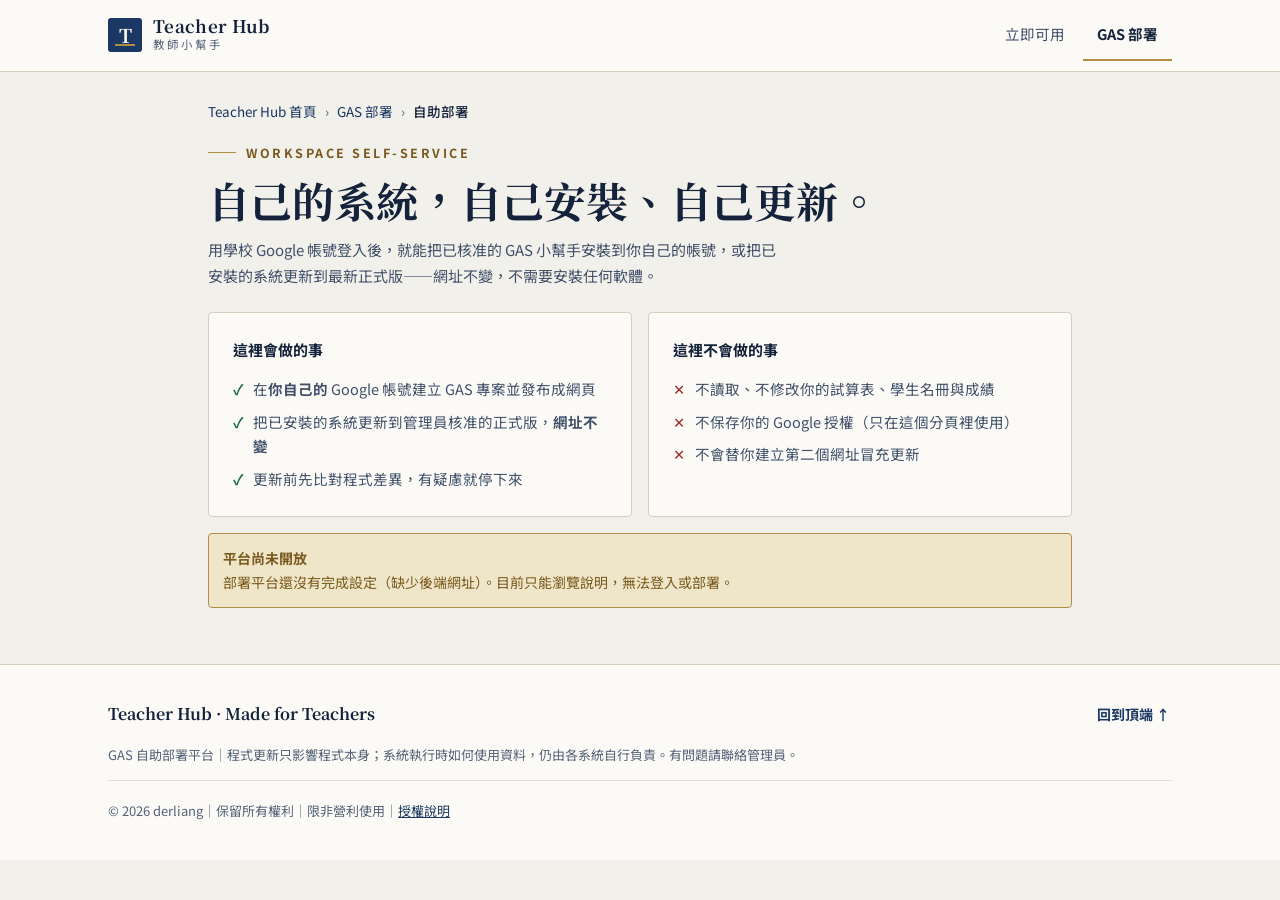
<file: deploy/index.html>
<!doctype html>
<!--
Copyright (c) 2026 derliang. All rights reserved.
Non-commercial use only. See LICENSE.md.
Authorization inquiries: derliang@gmail.com

GAS 自助部署｜老師頁（/deploy/）。這是前端介面：老師在這裡操作，執行時呼叫私人後端（授權閘門）與 Google Apps Script API。
外觀與互動規則見 docs/design/DESIGN.md 與 docs/deploy/；樣式在 assets/app.css（token 與 docs/design/tokens.css 一致）。
-->
<html lang="zh-Hant">
<head>
<meta charset="utf-8">
<meta name="viewport" content="width=device-width, initial-scale=1">
<meta name="theme-color" content="#f2f0ea" media="(prefers-color-scheme: light)">
<meta name="theme-color" content="#0c1524" media="(prefers-color-scheme: dark)">
<meta name="referrer" content="no-referrer">
<title>GAS 自助部署｜Teacher Hub</title>
<link rel="stylesheet" href="https://fonts.googleapis.com/css2?family=Noto+Sans+TC:wght@400;500;700&family=Noto+Serif+TC:wght@600;700&display=swap">
<link rel="stylesheet" href="assets/app.css">
</head>
<body id="top">
<nav class="nav" aria-label="主要導覽"><div class="wrap">
  <a class="brand" href="../"><span class="mark" aria-hidden="true">T</span><span><b>Teacher Hub</b><small>教師小幫手</small></span></a>
  <div class="links"><a href="../#usable">立即可用</a><a href="../#gas" aria-current="true">GAS 部署</a></div>
  <div class="acct hidden" id="who"><span class="em" id="whoEmail"></span><button class="lo" id="signOutBtn" type="button">登出</button></div>
  <div class="tabs"><a href="../#usable">立即可用</a><a href="../#gas" aria-current="true">GAS 部署</a></div>
</div></nav>

<main class="wrap narrow">
  <nav class="crumbs" aria-label="所在位置"><a href="../">Teacher Hub 首頁</a><span aria-hidden="true">›</span><a href="../#gas">GAS 部署</a><span aria-hidden="true">›</span><b aria-current="page">自助部署</b></nav>
  <div class="pagehead">
    <span class="kicker">WORKSPACE SELF-SERVICE</span>
    <h1>自己的系統，自己安裝、自己更新。</h1>
    <p>用學校 Google 帳號登入後，就能把已核准的 GAS 小幫手安裝到你自己的帳號，或把已安裝的系統更新到最新正式版——網址不變，不需要安裝任何軟體。</p>
  </div>

  <div class="stack">
    <div class="does">
      <section class="panel"><h3>這裡會做的事</h3><ul>
        <li><span>在<b>你自己的</b> Google 帳號建立 GAS 專案並發布成網頁</span></li>
        <li><span>把已安裝的系統更新到管理員核准的正式版，<b>網址不變</b></span></li>
        <li><span>更新前先比對程式差異，有疑慮就停下來</span></li>
      </ul></section>
      <section class="panel"><h3>這裡不會做的事</h3><ul class="no">
        <li><span>不讀取、不修改你的試算表、學生名冊與成績</span></li>
        <li><span>不保存你的 Google 授權（只在這個分頁裡使用）</span></li>
        <li><span>不會替你建立第二個網址冒充更新</span></li>
      </ul></section>
    </div>

    <div id="status"></div>

    <section class="panel hidden" id="signInPanel">
      <h2>用學校 Google 帳號登入</h2>
      <p>只接受已開放學校的 Google Workspace 帳號；個人 Gmail 無法使用。</p>
      <div id="signInBtn"></div>
    </section>

    <section class="vstack" id="products"></section>

    <section class="panel hidden" id="flowPanel" aria-live="polite"></section>
  </div>
</main>

<footer class="foot-site"><div class="wrap"><div class="fhead"><strong>Teacher Hub · Made for Teachers</strong><a class="top-link" href="#top">回到頂端 ↑</a></div><p class="fnote">GAS 自助部署平台｜程式更新只影響程式本身；系統執行時如何使用資料，仍由各系統自行負責。有問題請聯絡管理員。</p><div class="flegal"><span class="cr">© 2026 derliang｜保留所有權利｜限非營利使用｜<a href="https://github.com/derliang/teacher-hub/blob/main/LICENSE.md" target="_blank" rel="noopener">授權說明</a></span></div></div></footer>

<script type="module" src="assets/teacher.js"></script>
</body>
</html>
</file>
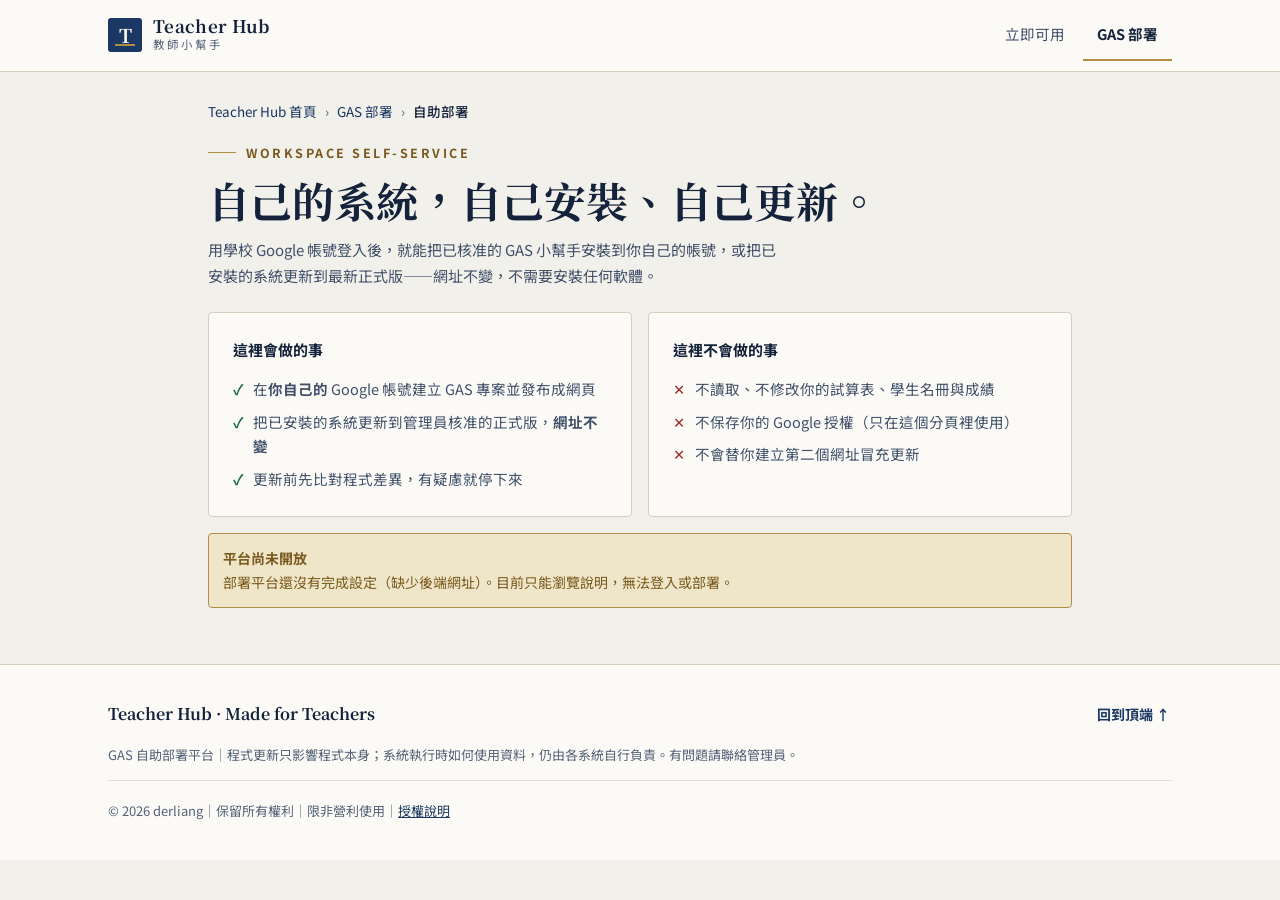
<file: grade-deploy/index.html>
<!doctype html>
<!--
Copyright (c) 2026 derliang. All rights reserved.
Non-commercial use only. See LICENSE.md.
Authorization inquiries: derliang@gmail.com

舊連結轉址頁：原本的「平時成績部署原型」已由 /deploy/ 取代，這裡只負責把舊連結自動帶過去。
-->
<html lang="zh-Hant">
<head>
<meta charset="utf-8">
<meta name="viewport" content="width=device-width, initial-scale=1">
<meta name="color-scheme" content="light dark">
<meta http-equiv="refresh" content="0;url=../deploy/?product=pingshi-grade-helper">
<title>自助部署已搬到新位置｜Teacher Hub</title>
</head>
<body>
<p>施工中｜GAS 自助部署頁已搬到新位置，正在帶你前往。</p>
<p><a href="../deploy/?product=pingshi-grade-helper">前往自助部署頁</a>　<a href="../">返回 Teacher Hub 首頁</a></p>
</body>
</html>
</file>
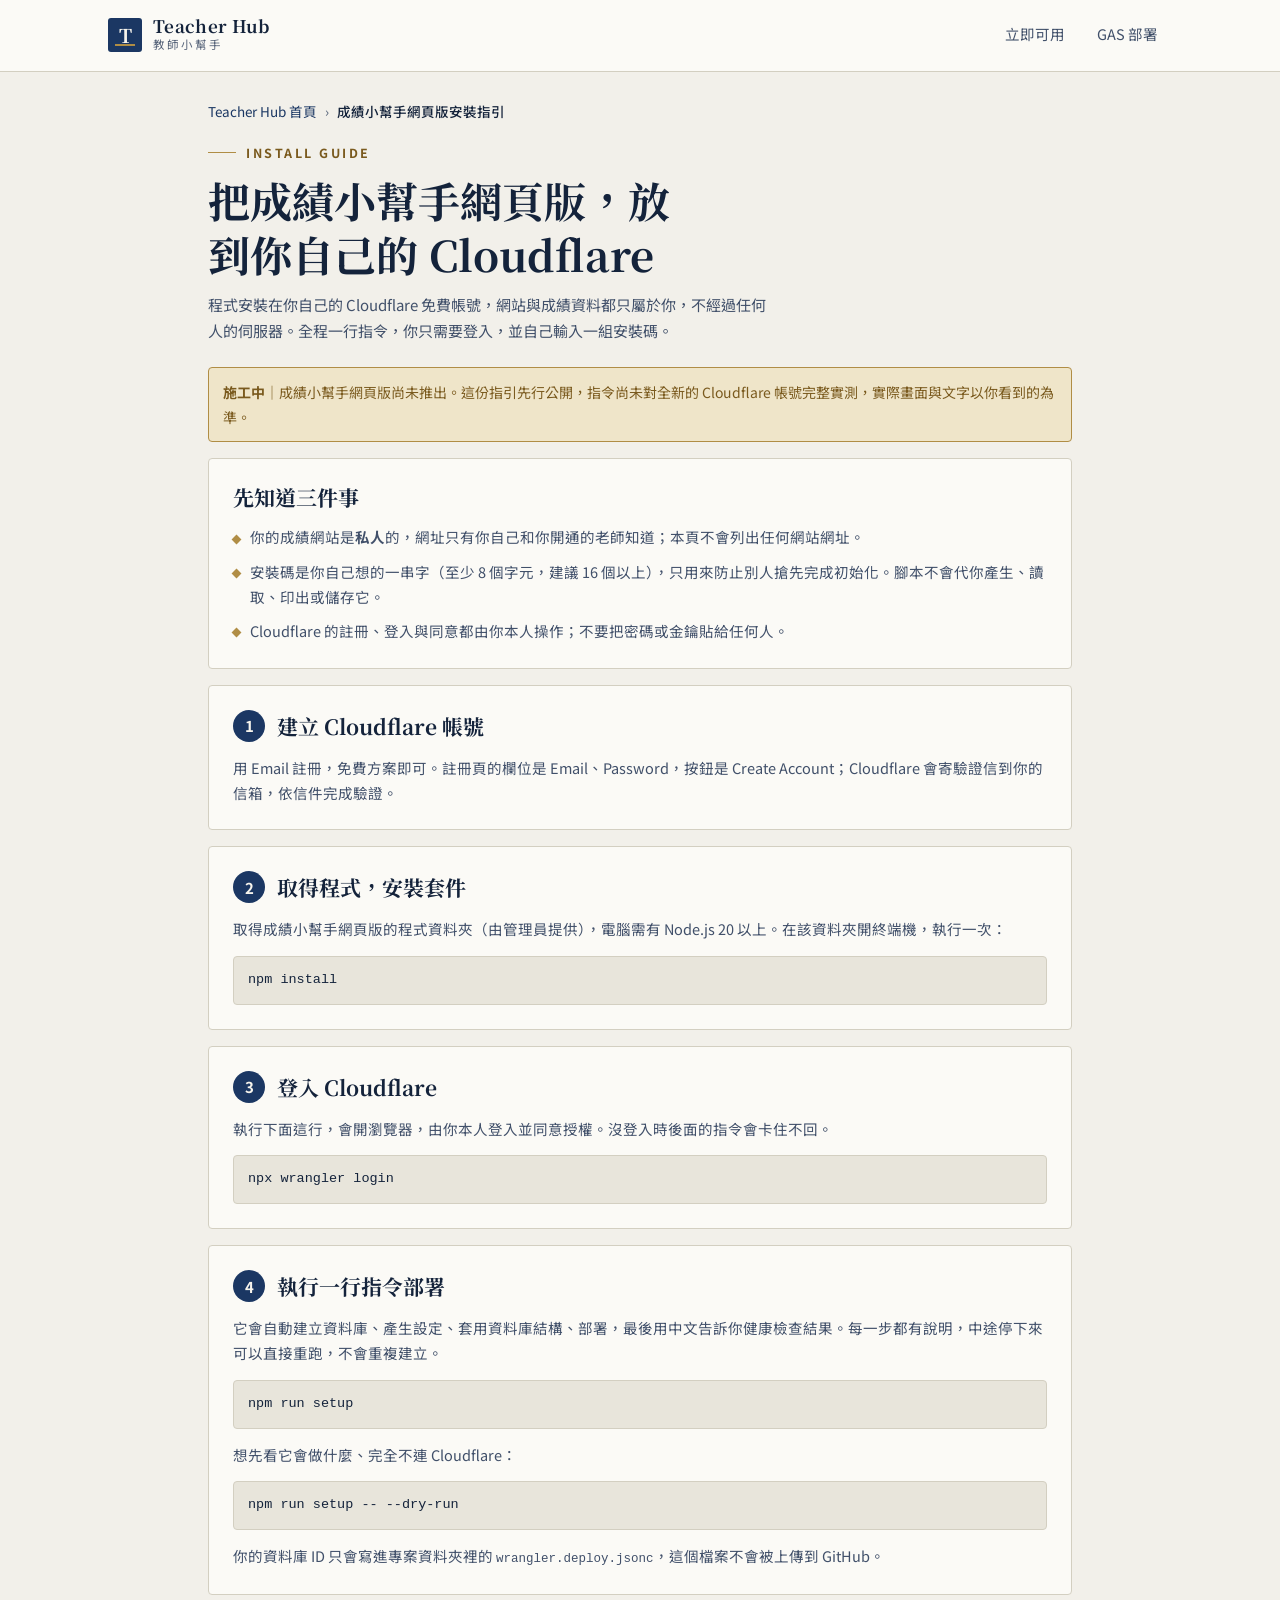
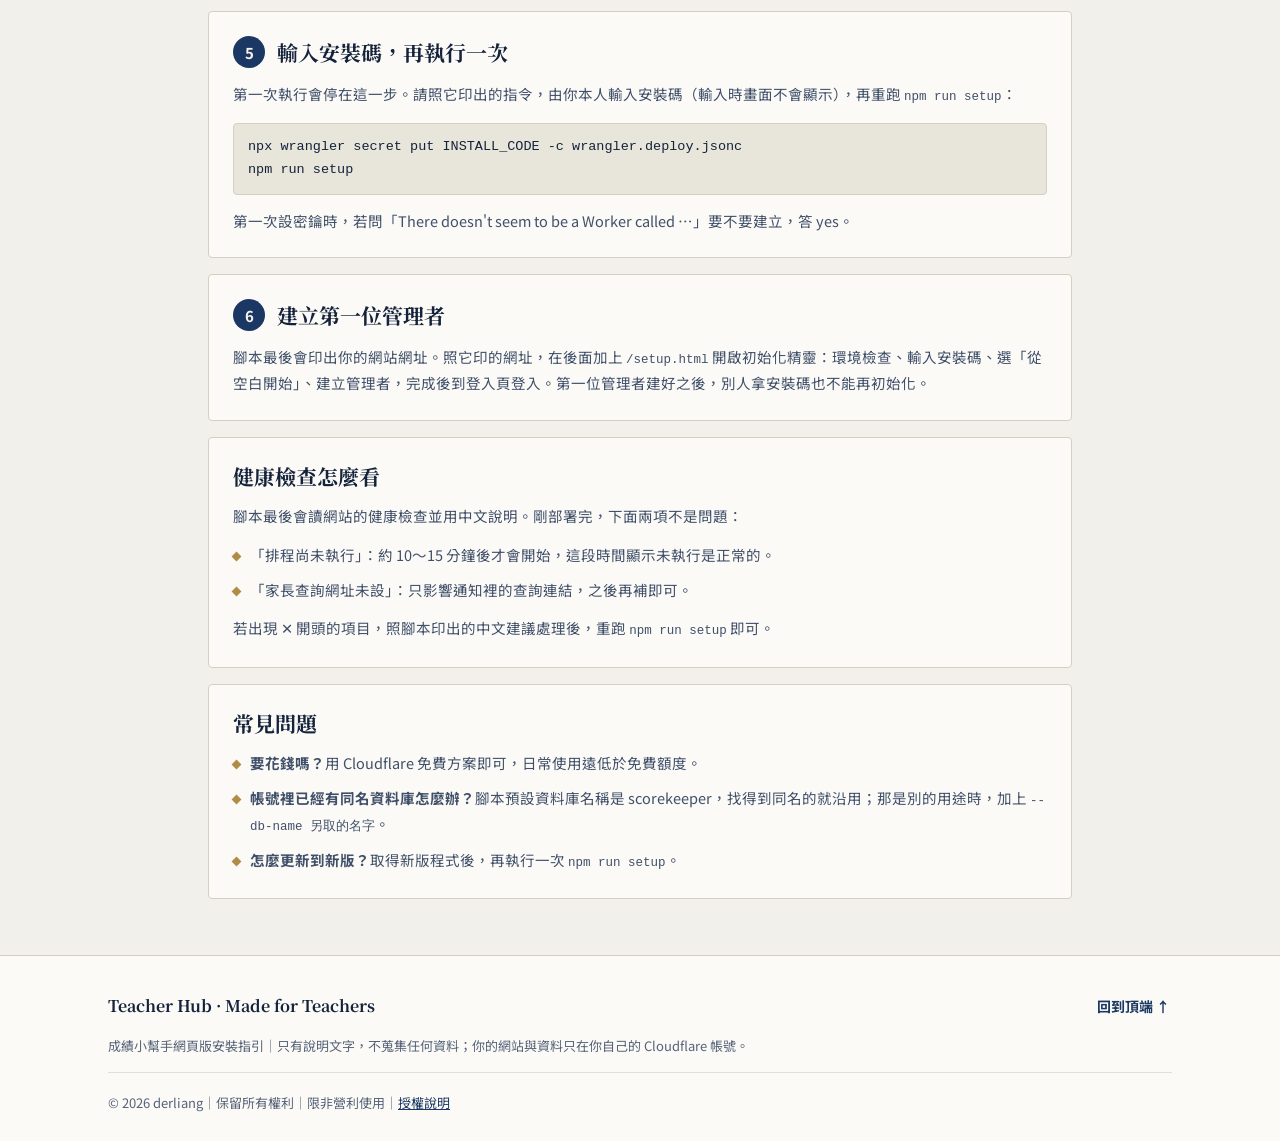
<file: scorekeeper-guide/index.html>
<!doctype html>
<!--
Copyright (c) 2026 derliang. All rights reserved.
Non-commercial use only. See LICENSE.md.
Authorization inquiries: derliang@gmail.com

成績小幫手網頁版｜安裝指引（/scorekeeper-guide/）。純靜態頁：只有說明文字，沒有腳本、沒有 API 呼叫、不含任何網站實例網址或資料庫 ID。
樣式沿用 deploy/assets/app.css（token 與 docs/design/tokens.css 一致），本頁另有 guide.css 放步驟與指令區塊。
內容與來源：scorekeeper-web 專案 docs/部署指南.md 的「一鍵部署」。外觀規則見 docs/design/DESIGN.md。
-->
<html lang="zh-Hant">
<head>
<meta charset="utf-8">
<meta name="viewport" content="width=device-width, initial-scale=1">
<meta name="theme-color" content="#f2f0ea" media="(prefers-color-scheme: light)">
<meta name="theme-color" content="#0c1524" media="(prefers-color-scheme: dark)">
<meta name="referrer" content="no-referrer">
<title>成績小幫手網頁版安裝指引｜Teacher Hub</title>
<link rel="stylesheet" href="https://fonts.googleapis.com/css2?family=Noto+Sans+TC:wght@400;500;700&family=Noto+Serif+TC:wght@600;700&display=swap">
<link rel="stylesheet" href="../deploy/assets/app.css">
<link rel="stylesheet" href="guide.css">
</head>
<body id="top">
<nav class="nav" aria-label="主要導覽"><div class="wrap">
  <a class="brand" href="../"><span class="mark" aria-hidden="true">T</span><span><b>Teacher Hub</b><small>教師小幫手</small></span></a>
  <div class="links"><a href="../#usable">立即可用</a><a href="../#gas">GAS 部署</a></div>
  <div class="tabs"><a href="../#usable">立即可用</a><a href="../#gas">GAS 部署</a></div>
</div></nav>

<main class="wrap narrow">
  <nav class="crumbs" aria-label="所在位置"><a href="../">Teacher Hub 首頁</a><span aria-hidden="true">›</span><b aria-current="page">成績小幫手網頁版安裝指引</b></nav>
  <div class="pagehead">
    <span class="kicker">INSTALL GUIDE</span>
    <h1>把成績小幫手網頁版，放到你自己的 Cloudflare</h1>
    <p>程式安裝在你自己的 Cloudflare 免費帳號，網站與成績資料都只屬於你，不經過任何人的伺服器。全程一行指令，你只需要登入，並自己輸入一組安裝碼。</p>
  </div>

  <div class="stack">
    <div class="notice warn" role="note"><b>施工中</b>｜成績小幫手網頁版尚未推出。這份指引先行公開，指令尚未對全新的 Cloudflare 帳號完整實測，實際畫面與文字以你看到的為準。</div>

    <section class="panel">
      <h2>先知道三件事</h2>
      <ul class="glist">
        <li><span>你的成績網站是<b>私人</b>的，網址只有你自己和你開通的老師知道；本頁不會列出任何網站網址。</span></li>
        <li><span>安裝碼是你自己想的一串字（至少 8 個字元，建議 16 個以上），只用來防止別人搶先完成初始化。腳本不會代你產生、讀取、印出或儲存它。</span></li>
        <li><span>Cloudflare 的註冊、登入與同意都由你本人操作；不要把密碼或金鑰貼給任何人。</span></li>
      </ul>
    </section>

    <ol class="gsteps">
      <li class="panel">
        <h2><span class="gnum" aria-hidden="true">1</span>建立 Cloudflare 帳號</h2>
        <p>用 Email 註冊，免費方案即可。註冊頁的欄位是 Email、Password，按鈕是 Create Account；Cloudflare 會寄驗證信到你的信箱，依信件完成驗證。</p>
      </li>
      <li class="panel">
        <h2><span class="gnum" aria-hidden="true">2</span>取得程式，安裝套件</h2>
        <p>取得成績小幫手網頁版的程式資料夾（由管理員提供），電腦需有 Node.js 20 以上。在該資料夾開終端機，執行一次：</p>
        <pre class="gcmd" tabindex="0">npm install</pre>
      </li>
      <li class="panel">
        <h2><span class="gnum" aria-hidden="true">3</span>登入 Cloudflare</h2>
        <p>執行下面這行，會開瀏覽器，由你本人登入並同意授權。沒登入時後面的指令會卡住不回。</p>
        <pre class="gcmd" tabindex="0">npx wrangler login</pre>
      </li>
      <li class="panel">
        <h2><span class="gnum" aria-hidden="true">4</span>執行一行指令部署</h2>
        <p>它會自動建立資料庫、產生設定、套用資料庫結構、部署，最後用中文告訴你健康檢查結果。每一步都有說明，中途停下來可以直接重跑，不會重複建立。</p>
        <pre class="gcmd" tabindex="0">npm run setup</pre>
        <p>想先看它會做什麼、完全不連 Cloudflare：</p>
        <pre class="gcmd" tabindex="0">npm run setup -- --dry-run</pre>
        <p class="gnote">你的資料庫 ID 只會寫進專案資料夾裡的 <span class="mono">wrangler.deploy.jsonc</span>，這個檔案不會被上傳到 GitHub。</p>
      </li>
      <li class="panel">
        <h2><span class="gnum" aria-hidden="true">5</span>輸入安裝碼，再執行一次</h2>
        <p>第一次執行會停在這一步。請照它印出的指令，由你本人輸入安裝碼（輸入時畫面不會顯示），再重跑 <span class="mono">npm run setup</span>：</p>
        <pre class="gcmd" tabindex="0">npx wrangler secret put INSTALL_CODE -c wrangler.deploy.jsonc
npm run setup</pre>
        <p class="gnote">第一次設密鑰時，若問「There doesn't seem to be a Worker called …」要不要建立，答 yes。</p>
      </li>
      <li class="panel">
        <h2><span class="gnum" aria-hidden="true">6</span>建立第一位管理者</h2>
        <p>腳本最後會印出你的網站網址。照它印的網址，在後面加上 <span class="mono">/setup.html</span> 開啟初始化精靈：環境檢查、輸入安裝碼、選「從空白開始」、建立管理者，完成後到登入頁登入。第一位管理者建好之後，別人拿安裝碼也不能再初始化。</p>
      </li>
    </ol>

    <section class="panel">
      <h2>健康檢查怎麼看</h2>
      <p>腳本最後會讀網站的健康檢查並用中文說明。剛部署完，下面兩項不是問題：</p>
      <ul class="glist">
        <li><span>「排程尚未執行」：約 10～15 分鐘後才會開始，這段時間顯示未執行是正常的。</span></li>
        <li><span>「家長查詢網址未設」：只影響通知裡的查詢連結，之後再補即可。</span></li>
      </ul>
      <p>若出現 ✕ 開頭的項目，照腳本印出的中文建議處理後，重跑 <span class="mono">npm run setup</span> 即可。</p>
    </section>

    <section class="panel">
      <h2>常見問題</h2>
      <ul class="glist">
        <li><span><b>要花錢嗎？</b>用 Cloudflare 免費方案即可，日常使用遠低於免費額度。</span></li>
        <li><span><b>帳號裡已經有同名資料庫怎麼辦？</b>腳本預設資料庫名稱是 scorekeeper，找得到同名的就沿用；那是別的用途時，加上 <span class="mono">--db-name 另取的名字</span>。</span></li>
        <li><span><b>怎麼更新到新版？</b>取得新版程式後，再執行一次 <span class="mono">npm run setup</span>。</span></li>
      </ul>
    </section>
  </div>
</main>

<footer class="foot-site"><div class="wrap"><div class="fhead"><strong>Teacher Hub · Made for Teachers</strong><a class="top-link" href="#top">回到頂端 ↑</a></div><p class="fnote">成績小幫手網頁版安裝指引｜只有說明文字，不蒐集任何資料；你的網站與資料只在你自己的 Cloudflare 帳號。</p><div class="flegal"><span class="cr">© 2026 derliang｜保留所有權利｜限非營利使用｜<a href="https://github.com/derliang/teacher-hub/blob/main/LICENSE.md" target="_blank" rel="noopener">授權說明</a></span></div></div></footer>
</body>
</html>
</file>
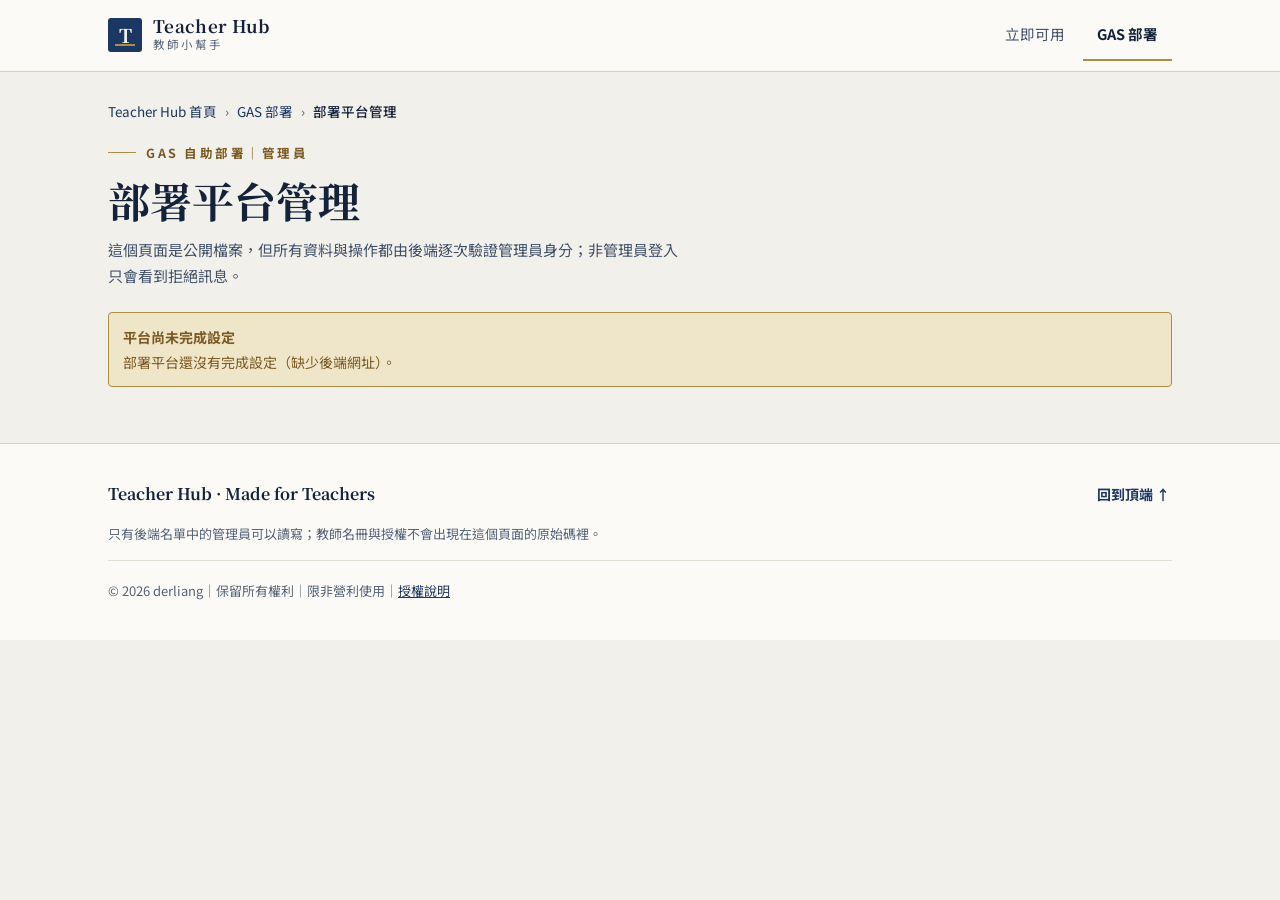
<file: deploy/admin/index.html>
<!doctype html>
<!--
Copyright (c) 2026 derliang. All rights reserved.
Non-commercial use only. See LICENSE.md.
Authorization inquiries: derliang@gmail.com

GAS 自助部署｜管理頁（/deploy/admin/）。這是前端介面；所有資料與操作都由私人後端逐次驗證管理員身分。
外觀與互動規則見 docs/design/DESIGN.md 與 docs/deploy/；樣式在 ../assets/app.css（token 與 docs/design/tokens.css 一致）。
-->
<html lang="zh-Hant">
<head>
<meta charset="utf-8">
<meta name="viewport" content="width=device-width, initial-scale=1">
<meta name="theme-color" content="#f2f0ea" media="(prefers-color-scheme: light)">
<meta name="theme-color" content="#0c1524" media="(prefers-color-scheme: dark)">
<meta name="referrer" content="no-referrer">
<meta name="robots" content="noindex">
<title>部署平台管理｜Teacher Hub</title>
<link rel="stylesheet" href="https://fonts.googleapis.com/css2?family=Noto+Sans+TC:wght@400;500;700&family=Noto+Serif+TC:wght@600;700&display=swap">
<link rel="stylesheet" href="../assets/app.css">
</head>
<body id="top">
<nav class="nav" aria-label="主要導覽"><div class="wrap">
  <a class="brand" href="../../"><span class="mark" aria-hidden="true">T</span><span><b>Teacher Hub</b><small>教師小幫手</small></span></a>
  <div class="links"><a href="../../#usable">立即可用</a><a href="../../#gas" aria-current="true">GAS 部署</a></div>
  <div class="acct hidden" id="who"><span class="em" id="whoEmail"></span><button class="lo" id="signOutBtn" type="button">登出</button></div>
  <div class="tabs"><a href="../../#usable">立即可用</a><a href="../../#gas" aria-current="true">GAS 部署</a></div>
</div></nav>

<main class="wrap">
  <nav class="crumbs" aria-label="所在位置"><a href="../../">Teacher Hub 首頁</a><span aria-hidden="true">›</span><a href="../../#gas">GAS 部署</a><span aria-hidden="true">›</span><b aria-current="page">部署平台管理</b></nav>
  <div class="pagehead">
    <span class="kicker">GAS 自助部署｜管理員</span>
    <h1>部署平台管理</h1>
    <p>這個頁面是公開檔案，但所有資料與操作都由後端逐次驗證管理員身分；非管理員登入只會看到拒絕訊息。</p>
  </div>

  <div class="stack">
    <div id="status"></div>
    <section class="panel hidden" id="signInPanel"><h2>管理員登入</h2><div id="signInBtn"></div></section>

    <div class="atabs hidden" id="tabs" role="tablist">
      <button type="button" role="tab" data-tab="teachers" aria-selected="true">教師授權</button>
      <button type="button" role="tab" data-tab="releases" aria-selected="false">正式版</button>
      <button type="button" role="tab" data-tab="deployments" aria-selected="false">部署紀錄</button>
      <button type="button" role="tab" data-tab="audit" aria-selected="false">稽核紀錄</button>
    </div>
    <section class="vstack" id="tabBody"></section>
  </div>
</main>

<footer class="foot-site"><div class="wrap"><div class="fhead"><strong>Teacher Hub · Made for Teachers</strong><a class="top-link" href="#top">回到頂端 ↑</a></div><p class="fnote">只有後端名單中的管理員可以讀寫；教師名冊與授權不會出現在這個頁面的原始碼裡。</p><div class="flegal"><span class="cr">© 2026 derliang｜保留所有權利｜限非營利使用｜<a href="https://github.com/derliang/teacher-hub/blob/main/LICENSE.md" target="_blank" rel="noopener">授權說明</a></span></div></div></footer>

<script type="module" src="../assets/admin.js"></script>
</body>
</html>
</file>
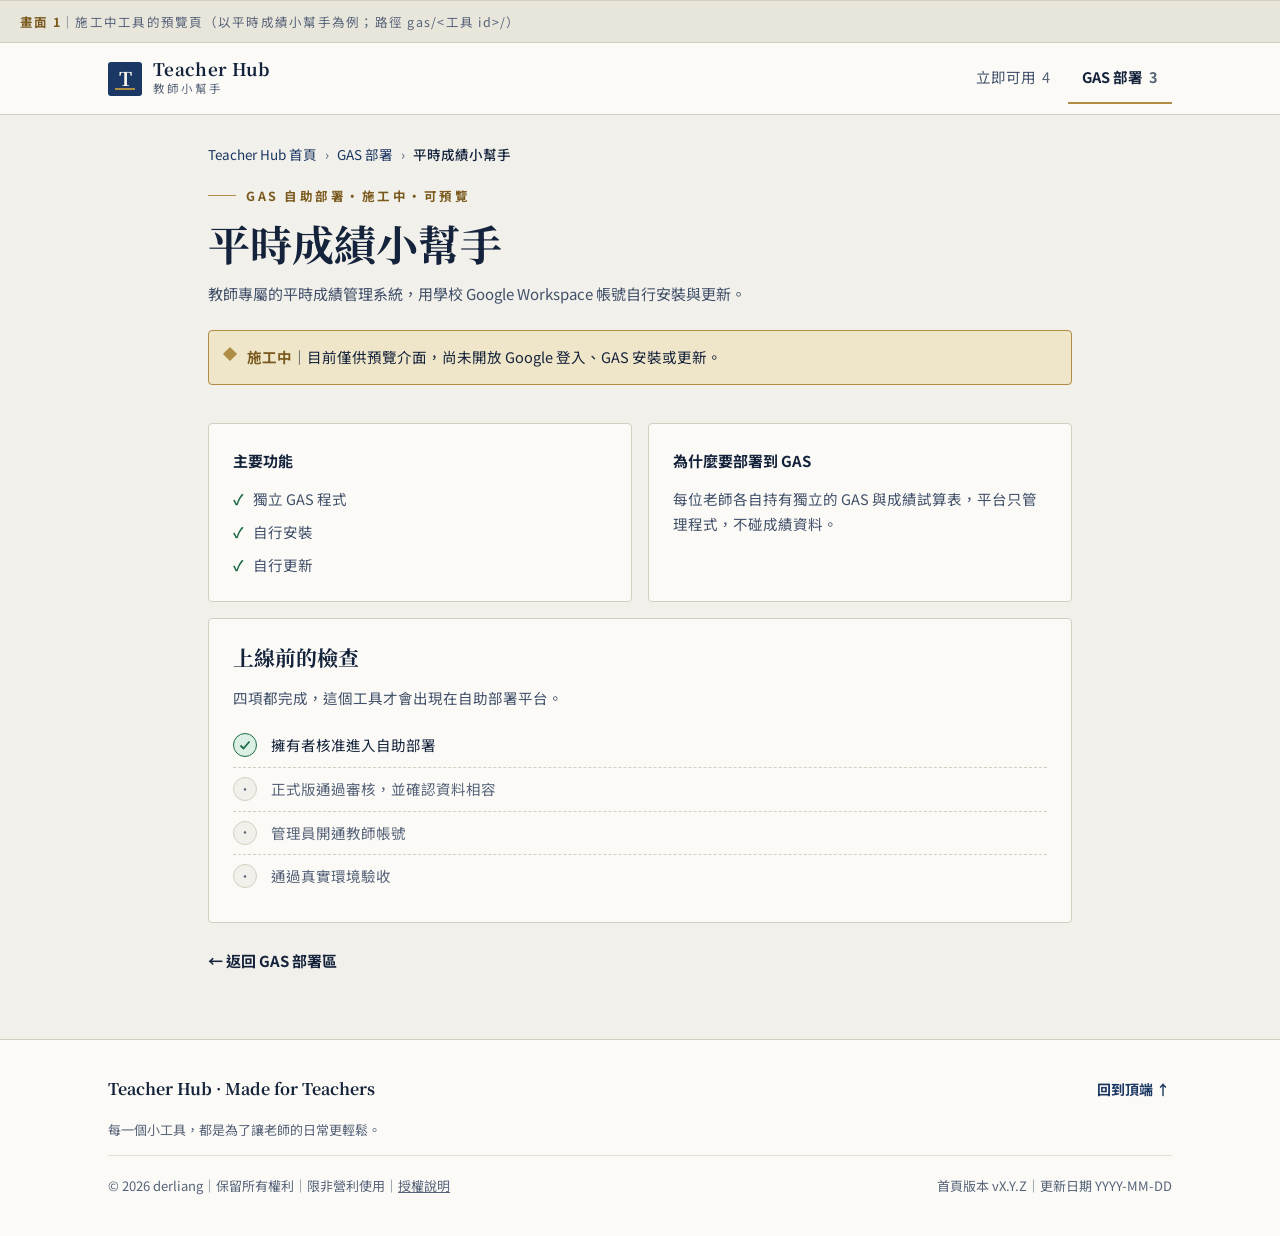
<file: docs/design/mockups/GAS工具預覽頁.html>
<!doctype html>
<!--
Copyright (c) 2026 derliang. All rights reserved.
Non-commercial use only. See LICENSE.md.
Authorization inquiries: derliang@gmail.com

設計模擬頁：只含示意用的假資料，不是正式頁面，不會被首頁連到。
規範見 docs/design/DESIGN.md。
-->
<html lang="zh-Hant">
<head>
<meta charset="utf-8">
<meta name="viewport" content="width=device-width, initial-scale=1">
<title>GAS 工具預覽頁｜Teacher Hub（設計模擬頁）</title>
<link rel="stylesheet" href="https://fonts.googleapis.com/css2?family=Noto+Sans+TC:wght@400;500;700&family=Noto+Serif+TC:wght@600;700&display=swap">
<style>

/* Layout concept: 學院編輯風。象牙底、海軍藍主色、黃銅金只用在標示與細線。首頁分「立即可用」「GAS 部署」兩區，頂端固定導覽標出所在區段，子頁用麵包屑。 */
:root{
  --bg:#f2f0ea; --surface:#fbfaf6; --sunk:#e8e5db;
  --ink:#14233b; --ink2:#41506a; --ink3:#566379;
  --line:#d3cfc1; --line-soft:#e2dfd4;
  --primary:#1b3763; --on-primary:#f7f4ec; --on-primary-2:#d3dbec;
  --brass:#7a5a1e; --brass-line:#b08d45; --brass-soft:#efe5c9;
  --chip-live-bg:#dde5f1; --chip-live-fg:#1b3763;
  --shadow:rgba(20,35,59,.28);
  --ok:#1d6b4a; --ok-soft:#dcefe4; --bad:#9d2b2b; --bad-soft:#f5dfdc;
  --serif:"Noto Serif TC","Songti TC","PMingLiU",serif;
  --sans:"Noto Sans TC","PingFang TC","Microsoft JhengHei",system-ui,sans-serif;
}
@media (prefers-color-scheme: dark){:root:not([data-theme="light"]){
  --bg:#0c1524; --surface:#13203a; --sunk:#09101c;
  --ink:#f0ebdf; --ink2:#c2c9d6; --ink3:#9ba7bb;
  --line:#2b3a58; --line-soft:#1f2c47;
  --primary:#e3c47f; --on-primary:#10192b; --on-primary-2:#2b3550;
  --brass:#e3c47f; --brass-line:#b08d45; --brass-soft:#2b2819;
  --chip-live-bg:#1c2e50; --chip-live-fg:#c9d8f2;
  --ok:#7fd1a6; --ok-soft:#133125; --bad:#f2a7a0; --bad-soft:#381a1b;
  --shadow:rgba(0,0,0,.6); color-scheme:dark}}
:root[data-theme="dark"]{
  --bg:#0c1524; --surface:#13203a; --sunk:#09101c;
  --ink:#f0ebdf; --ink2:#c2c9d6; --ink3:#9ba7bb;
  --line:#2b3a58; --line-soft:#1f2c47;
  --primary:#e3c47f; --on-primary:#10192b; --on-primary-2:#2b3550;
  --brass:#e3c47f; --brass-line:#b08d45; --brass-soft:#2b2819;
  --chip-live-bg:#1c2e50; --chip-live-fg:#c9d8f2;
  --ok:#7fd1a6; --ok-soft:#133125; --bad:#f2a7a0; --bad-soft:#381a1b;
  --shadow:rgba(0,0,0,.6); color-scheme:dark}


*{box-sizing:border-box}body{margin:0;background:var(--bg);color:var(--ink);font-family:var(--sans);font-size:15px;line-height:1.7}a{color:var(--primary)}a:focus-visible,button:focus-visible,input:focus-visible{outline:2px solid var(--brass-line);outline-offset:2px}
/* ===== 設計稿內容（site）：以 container query 重現三種裝置寬度 ===== */
.site{background:var(--bg);color:var(--ink);font-family:var(--sans);font-size:15px;line-height:1.7;text-align:left}
.site a{color:inherit}
.wrap{width:100%;max-width:1160px;margin-inline:auto;padding-inline:20px}
.nav{background:var(--surface);border-bottom:1px solid var(--line)}
.nav .wrap{display:flex;align-items:center;gap:8px 16px;flex-wrap:wrap;min-height:64px;padding-block:10px}
.brand{display:flex;align-items:center;gap:11px;text-decoration:none}
.mark{position:relative;width:34px;height:34px;border-radius:3px;background:var(--primary);color:var(--on-primary);display:grid;place-items:center;font-family:var(--serif);font-weight:700;font-size:19px}
.mark::after{content:"";position:absolute;left:7px;right:7px;bottom:6px;height:2px;background:var(--brass-line)}
.brand b{display:block;font-family:var(--serif);font-size:17px;line-height:1.15;letter-spacing:.02em}
.brand small{display:block;font-size:11.5px;color:var(--ink3);letter-spacing:.18em}
.links{display:none;margin-left:auto;gap:4px}
.links a{display:block;padding:12px 14px;font-size:14.5px;color:var(--ink2);text-decoration:none;border-bottom:2px solid transparent}
.links a:hover{color:var(--ink)}
.links a[aria-current]{color:var(--ink);font-weight:700;border-bottom-color:var(--brass-line)}
.links em{font-style:normal;margin-left:6px;color:var(--ink3);font-variant-numeric:tabular-nums}
.search{display:none;position:relative}
.search svg{position:absolute;left:11px;top:50%;translate:0 -50%;color:var(--ink3)}
.search input{width:230px;height:42px;padding:0 12px 0 34px;border:1px solid var(--line);border-radius:3px;background:var(--bg);color:var(--ink);font:inherit;font-size:14px}
.search input::placeholder{color:var(--ink3)}
.sbtn{margin-left:auto;width:44px;height:44px;display:grid;place-items:center;border:1px solid var(--line);border-radius:3px;background:transparent;color:var(--ink)}
.tabs{display:flex;width:100%}
.tabs a{flex:1;min-height:44px;display:flex;align-items:center;justify-content:center;gap:6px;border:1px solid var(--line);font-size:14.5px;text-decoration:none;color:var(--ink2)}
.tabs a+a{border-left:0}
.tabs a:first-child{border-radius:3px 0 0 3px}.tabs a:last-child{border-radius:0 3px 3px 0}
.tabs a[aria-current]{background:var(--primary);border-color:var(--primary);color:var(--on-primary);font-weight:700}
.tabs em{font-style:normal;font-variant-numeric:tabular-nums}
@media (min-width:600px){
  .wrap{padding-inline:36px}
  .links,.search{display:flex}.search{display:block}
  .sbtn,.tabs{display:none}
}
@media (min-width:1024px){.wrap{padding-inline:48px}}

.hero{padding-block:40px 36px;border-bottom:1px solid var(--line)}
.hero .wrap{display:grid;gap:26px;grid-template-columns:minmax(0,1fr)}
.eyebrow{font-size:12px;letter-spacing:.24em;font-weight:700;color:var(--brass)}
.hero h1{font-family:var(--serif);font-weight:700;font-size:34px;line-height:1.25;letter-spacing:.01em;margin:12px 0 14px;text-wrap:balance}
.hero p{margin:0;color:var(--ink2);font-size:15.5px;max-width:30em}
.diff{margin:0;padding:18px 20px;background:var(--surface);border:1px solid var(--line);border-radius:4px;display:grid;gap:12px}
.diff h2{margin:0;font-size:12.5px;letter-spacing:.16em;color:var(--ink3);font-weight:700}
.diff dl{margin:0;display:grid;gap:10px}
.diff dt{font-weight:700;font-size:14.5px;display:flex;gap:8px;align-items:center}
.diff dd{margin:2px 0 0;font-size:14px;color:var(--ink2)}
.dot{width:9px;height:9px;border-radius:50%;background:var(--primary);flex:none}
.dot.b{background:transparent;border:2px solid var(--brass-line)}
@media (min-width:600px){.hero{padding-block:52px 44px}.hero h1{font-size:44px}}
@media (min-width:1024px){
  .hero{padding-block:76px 64px}
  .hero .wrap{grid-template-columns:minmax(0,1.5fr) minmax(0,1fr);gap:64px;align-items:end}
  .hero h1{font-size:56px}
}

.zone{padding-block:44px 36px}
.zone.alt{background:var(--sunk);border-top:1px solid var(--line)}
.zhead{display:grid;gap:10px;margin-bottom:26px}
.kicker{display:flex;align-items:center;gap:10px;font-size:12.5px;letter-spacing:.2em;font-weight:700;color:var(--brass)}
.kicker::before{content:"";width:28px;height:1px;background:var(--brass-line)}
.zhead h2{font-family:var(--serif);font-size:26px;line-height:1.3;margin:0;text-wrap:balance}
.zhead p{margin:0;color:var(--ink2);max-width:40em;font-size:14.5px}
.count{display:none;font-family:var(--serif);color:var(--ink3);font-size:15px;white-space:nowrap}
.count b{font-size:44px;line-height:1;color:var(--brass);margin-right:4px;font-variant-numeric:tabular-nums}
@media (min-width:1024px){
  .zone{padding-block:64px 52px}
  .zhead{grid-template-columns:minmax(0,1fr) auto;align-items:end;gap:6px 40px}
  .zhead .txt{display:grid;gap:10px}
  .count{display:block}
  .zhead h2{font-size:32px}
}

.grid{display:grid;gap:18px;grid-template-columns:minmax(0,1fr)}
@media (min-width:600px){.grid.n4{grid-template-columns:repeat(2,minmax(0,1fr))}}
@media (min-width:760px){.grid.n3{grid-template-columns:repeat(3,minmax(0,1fr))}}
@media (min-width:1100px){.grid.n4{grid-template-columns:repeat(4,minmax(0,1fr));gap:20px}.grid.n3{gap:24px}}

.card{display:flex;flex-direction:column;background:var(--surface);border:1px solid var(--line);border-radius:4px;color:inherit;text-decoration:none;overflow:hidden;min-width:0;transition:transform .2s,border-color .2s,box-shadow .2s}
a.card:hover,a.card:focus-visible{transform:translateY(-3px);border-color:var(--brass-line);box-shadow:0 16px 28px -20px var(--shadow)}
.thumb{aspect-ratio:16/10;background:var(--sunk);border-bottom:1px solid var(--line);overflow:hidden}
.thumb img{display:block;width:100%;height:100%;object-fit:cover;filter:saturate(.8)}
.cb{display:flex;flex-direction:column;gap:10px;padding:18px 18px 14px;flex:1;min-width:0}
.meta{display:flex;justify-content:space-between;align-items:center;gap:6px 10px;flex-wrap:wrap}
.tag{font-size:12.5px;letter-spacing:.08em;color:var(--ink3)}
.st{font-size:12.5px;font-weight:700;padding:2px 9px;border-radius:2px;white-space:nowrap}
.st-live{background:var(--chip-live-bg);color:var(--chip-live-fg)}
.st-beta,.st-wip{background:var(--brass-soft);color:var(--brass)}
.st-cand{border:1px dashed var(--ink3);color:var(--ink3)}
.card h3{font-family:var(--serif);font-size:21px;line-height:1.3;margin:0}
.lead{margin:0;color:var(--ink2);font-size:14.5px;line-height:1.75}
.feat{display:flex;flex-wrap:wrap;margin:0;padding:0;list-style:none;font-size:13px;color:var(--ink3);line-height:1.8}
.feat li+li::before{content:"·";margin:0 7px}
.foot{margin-top:auto;padding-top:10px;border-top:1px solid var(--line-soft);min-height:48px;display:flex;justify-content:space-between;align-items:center;gap:6px 12px;flex-wrap:wrap}
.ver{font-size:12.5px;color:var(--ink3);font-variant-numeric:tabular-nums}
.go{display:inline-flex;align-items:center;gap:6px;font-weight:700;font-size:14px;color:var(--primary);margin-left:auto}
.go svg{transition:translate .2s}
a.card:hover .go svg{translate:3px 0}
.card.wip{border-color:var(--brass-line)}
.card.cand{border-style:dashed;background:transparent}
.card.cand .thumb img{filter:grayscale(.7);opacity:.7}
.card.cand .go{color:var(--ink3);font-weight:500}

.steps{display:grid;grid-template-columns:minmax(0,1fr);margin:0 0 26px;padding:0;list-style:none;counter-reset:s;background:var(--surface);border:1px solid var(--line);border-radius:4px}
.steps li{counter-increment:s;display:flex;gap:12px;align-items:baseline;padding:12px 16px;font-size:14px;border-bottom:1px solid var(--line-soft);min-width:0}
.steps li:last-child{border-bottom:0}
.steps li::before{content:counter(s);font-family:var(--serif);font-weight:700;font-size:18px;color:var(--brass)}
.steps-h{margin:0 0 8px;font-size:12.5px;letter-spacing:.14em;color:var(--ink3);font-weight:700}
@media (min-width:600px){
  .steps{grid-template-columns:repeat(4,minmax(0,1fr))}
  .steps li{border-bottom:0;border-right:1px solid var(--line-soft)}.steps li:last-child{border-right:0}
}

.foot-site{border-top:1px solid var(--line);background:var(--surface);padding-block:28px 26px;font-size:13px;color:var(--ink3);line-height:1.8}
.foot-site .wrap{display:grid;gap:6px}
.foot-site .fhead{display:flex;align-items:center;justify-content:space-between;gap:8px 16px}
.foot-site strong{font-family:var(--serif);font-size:16px;line-height:1.3;color:var(--ink)}
.foot-site .top-link{display:inline-flex;align-items:center;min-height:44px;padding-inline:2px;color:var(--primary);font-weight:700;text-decoration:none;font-size:14px;white-space:nowrap}
.foot-site .top-link:hover{text-decoration:underline}
.foot-site .fnote{margin:0}
.foot-site .flegal{display:flex;flex-wrap:wrap;align-items:center;justify-content:space-between;gap:0 16px;margin-top:8px;padding-top:6px;border-top:1px solid var(--line-soft)}
.foot-site .cr a{display:inline-block;padding:12px 0}
.foot-site .version-meta{font-variant-numeric:tabular-nums}

/* 1b：兩扇門 + 橫列卡片 */
.doors{display:grid;gap:14px;grid-template-columns:minmax(0,1fr);margin-top:28px}
@media (min-width:600px){.doors{grid-template-columns:repeat(2,minmax(0,1fr))}}
.door{display:grid;gap:6px;padding:22px 22px 18px;border-radius:4px;text-decoration:none;min-width:0}
.door.a{background:var(--primary);color:var(--on-primary);border:1px solid var(--primary)}
.door.b{background:var(--surface);color:var(--ink);border:1px solid var(--brass-line)}
.door .k{font-size:12.5px;letter-spacing:.2em;font-weight:700}
.door.a .k{color:var(--on-primary-2)}.door.b .k{color:var(--brass)}
.door h2{font-family:var(--serif);font-size:26px;line-height:1.3;margin:0}
.door p{margin:0;font-size:14.5px}
.door.a p{color:var(--on-primary-2)}.door.b p{color:var(--ink2)}
.door .n{display:flex;align-items:baseline;justify-content:space-between;margin-top:10px;padding-top:10px;border-top:1px solid currentColor;font-size:14px;font-weight:700}
.door .n b{font-family:var(--serif);font-size:30px;line-height:1;font-variant-numeric:tabular-nums}
a.door{transition:transform .2s,border-color .2s,box-shadow .2s}
a.door:hover,a.door:focus-visible{transform:translateY(-3px);box-shadow:0 16px 28px -20px var(--shadow)}
a.door.a:hover,a.door.a:focus-visible{border-color:var(--brass-line)}
a.door.b:hover,a.door.b:focus-visible{border-color:var(--brass)}
.door .n svg{transition:translate .2s}
a.door:hover .n svg,a.door:focus-visible .n svg{translate:3px 0}
.hero.b .wrap{display:block}
.hero.b h1{max-width:12em}
@media (min-width:1024px){.hero.b{padding-block:72px 56px}.hero.b .doors{margin-top:44px}.door{padding:28px 30px 22px}.door h2{font-size:32px}}

.rows{display:grid;gap:14px;grid-template-columns:minmax(0,1fr)}
@media (min-width:1024px){.rows.two{grid-template-columns:repeat(2,minmax(0,1fr));gap:20px}}
.row{display:grid;grid-template-columns:104px minmax(0,1fr);align-items:start}
.row .thumb{aspect-ratio:1;margin:14px 0 0 14px;border:1px solid var(--line);border-radius:3px}
.row .cb{padding:14px 16px 12px}
.row h3{font-size:19px}
.row .lead{font-size:14px;line-height:1.7}
.row .feat{display:none}
@media (min-width:600px){
  .row{grid-template-columns:230px minmax(0,1fr)}
  .row .thumb{aspect-ratio:4/3;margin:18px 0 18px 18px}
  .row .cb{padding:18px 20px 14px;height:100%}
  .row .feat{display:flex}
  .row h3{font-size:22px}
}
.row .foot{margin-top:auto}

/* 子頁 */
.crumbs{display:flex;flex-wrap:wrap;align-items:center;gap:2px 8px;font-size:13.5px;color:var(--ink3);padding-block:18px 0}
.crumbs a{display:inline-flex;align-items:center;min-height:44px;color:var(--primary);text-decoration:none}
.crumbs a:hover{text-decoration:underline}
.crumbs b{font-weight:500;color:var(--ink)}
.sub{padding-block:6px 48px}
.sub h1{font-family:var(--serif);font-size:32px;line-height:1.3;margin:10px 0 14px;text-wrap:balance}
@media (min-width:1024px){.sub h1{font-size:44px}}
.banner{display:flex;gap:12px;align-items:flex-start;padding:14px 16px;background:var(--brass-soft);border:1px solid var(--brass-line);border-radius:4px;color:var(--ink);font-size:14.5px;margin-bottom:22px}
.banner i{flex:none;margin-top:4px;width:10px;height:10px;background:var(--brass-line);transform:rotate(45deg)}
.banner b{color:var(--brass)}
.opts{display:grid;gap:16px;grid-template-columns:minmax(0,1fr);margin:0 0 28px}
@media (min-width:600px){.opts{grid-template-columns:repeat(2,minmax(0,1fr))}}
.opt{padding:22px;background:var(--surface);border:1px solid var(--line);border-radius:4px;display:grid;gap:8px;align-content:start}
.opt h2{font-family:var(--serif);font-size:21px;margin:0}
.opt p{margin:0;color:var(--ink2);font-size:14.5px}
.btn{justify-self:start;margin-top:8px;min-height:44px;padding:0 18px;display:inline-flex;align-items:center;gap:8px;background:var(--primary);color:var(--on-primary);border:0;border-radius:3px;font:inherit;font-size:14.5px;font-weight:700}
.back{display:inline-flex;align-items:center;gap:8px;min-height:44px;color:var(--primary);font-weight:700;text-decoration:none}

/* ===== 第 2 輪：自助部署頁元件 ===== */
.acct{display:flex;align-items:center;gap:4px 12px;width:100%;font-size:13px;color:var(--ink2);flex-wrap:wrap}
.acct .em{min-width:0;overflow-wrap:anywhere}
.lo{min-height:44px;padding:0 12px;border:1px solid var(--line);background:transparent;color:var(--primary);border-radius:3px;font:inherit;font-size:13px}
@media (min-width:600px){.acct{width:auto}}
.narrow{max-width:960px}
.pagehead{display:grid;gap:10px;padding-block:8px 24px}
.pagehead h1{font-family:var(--serif);font-size:32px;line-height:1.3;margin:0;text-wrap:balance}
.pagehead p{margin:0;color:var(--ink2);max-width:38em}
@media (min-width:1024px){.pagehead h1{font-size:42px}}
.panel{background:var(--surface);border:1px solid var(--line);border-radius:4px;padding:20px;display:grid;gap:14px;align-content:start;min-width:0}
.panel h2{font-family:var(--serif);font-size:21px;margin:0;line-height:1.35}
.panel h3{font-size:15px;margin:0}
.panel p{margin:0;color:var(--ink2);font-size:14.5px}
@media (min-width:600px){.panel{padding:24px}}
.stack{display:grid;gap:16px;padding-bottom:56px}
.does{display:grid;gap:16px;grid-template-columns:minmax(0,1fr)}
@media (min-width:600px){.does{grid-template-columns:repeat(2,minmax(0,1fr))}}
.does ul{margin:0;padding:0;list-style:none;display:grid;gap:8px;font-size:14.5px;color:var(--ink2)}
.does li{display:flex;gap:10px;align-items:baseline}
.does li::before{content:"\2713";color:var(--ok);font-weight:700}
.does .no li::before{content:"\2715";color:var(--bad)}
.gplace{border:1px dashed var(--ink3);padding:14px 16px;font-size:13px;color:var(--ink3);display:flex;align-items:center;justify-content:center;min-height:48px;font-family:ui-monospace,Menlo,Consolas,monospace;text-align:center}
.notice{padding:12px 14px;border-radius:4px;font-size:14px;line-height:1.75;border:1px solid transparent}
.notice.info{background:var(--chip-live-bg);color:var(--chip-live-fg)}
.notice.warn{background:var(--brass-soft);color:var(--brass);border-color:var(--brass-line)}
.notice.bad{background:var(--bad-soft);color:var(--bad)}
.notice.ok{background:var(--ok-soft);color:var(--ok)}
.notice a{color:inherit}
.st-ok{background:var(--ok-soft);color:var(--ok)}
.st-bad{background:var(--bad-soft);color:var(--bad)}
.st-gray{border:1px solid var(--line);color:var(--ink3)}
.kv{display:grid;grid-template-columns:minmax(0,1fr);gap:2px 18px;margin:0;font-size:14.5px}
.kv dt{font-size:12.5px;letter-spacing:.06em;color:var(--ink3);margin-top:8px}
.kv dd{margin:0;overflow-wrap:anywhere;color:var(--ink)}
@media (min-width:600px){.kv{grid-template-columns:max-content minmax(0,1fr);gap:8px 22px}.kv dt{margin-top:0;font-size:13.5px;letter-spacing:0}}
.lbl{display:block;font-size:14px;font-weight:700;margin-bottom:6px}
.inp{width:100%;min-height:46px;padding:0 12px;border:1px solid var(--line);border-radius:3px;background:var(--bg);color:var(--ink);font:inherit;font-size:15px}
textarea.inp{min-height:96px;padding:10px 12px;resize:vertical}
.hint{font-size:13px;color:var(--ink3);margin:6px 0 0}
.chk{display:flex;gap:12px;align-items:flex-start;font-size:14.5px;line-height:1.7;color:var(--ink);padding:6px 0}
.chk input{width:22px;height:22px;margin-top:2px;flex:none;accent-color:var(--primary)}
.btns{display:flex;gap:10px;flex-wrap:wrap;align-items:center}
.btn.ghost{background:transparent;color:var(--primary);border:1px solid var(--line)}
.btn.sm{font-size:14px;padding:0 14px}
.btn[disabled]{opacity:.5}
.btn.danger{background:transparent;color:var(--bad);border:1px solid var(--bad)}
.btns .btn,.dep .btn{margin-top:0}
.deps{display:grid;border:1px solid var(--line);border-radius:4px;background:var(--bg)}
.dep{display:grid;gap:10px;padding:14px 16px;border-bottom:1px solid var(--line-soft)}
.dep:last-child{border-bottom:0}
.dep>div{min-width:0}
.dep .u{font-family:ui-monospace,Menlo,Consolas,monospace;font-size:12.5px;color:var(--ink2);overflow-wrap:anywhere;margin-top:4px}
.dep small{display:block;color:var(--ink3);font-size:12.5px;margin-top:2px}
@media (min-width:600px){.dep{grid-template-columns:minmax(0,1fr) auto;align-items:center}}
.prod{display:grid;grid-template-columns:72px minmax(0,1fr);gap:16px;align-items:center}
.prod img{display:block;width:72px;height:72px;object-fit:cover;border:1px solid var(--line);border-radius:3px;filter:saturate(.8)}
.inl{display:grid;gap:14px;border-top:1px solid var(--line);padding-top:18px}
.inl h3{font-family:var(--serif);font-size:19px}
.prog{list-style:none;margin:0;padding:0;display:grid}
.prog li{display:grid;grid-template-columns:26px minmax(0,1fr);gap:12px;padding:9px 0;border-bottom:1px dashed var(--line);font-size:14.5px;color:var(--ink3)}
.prog li:last-child{border-bottom:0}
.prog .d{width:24px;height:24px;border-radius:50%;display:grid;place-items:center;font-size:12px;border:1px solid var(--line);background:var(--bg);color:var(--ink3)}
.prog .done{color:var(--ink)}
.prog .done .d{background:var(--ok-soft);border-color:var(--ok);color:var(--ok)}
.prog .run{color:var(--ink);font-weight:700}
.prog .run .d{border-color:var(--brass-line);background:var(--brass-soft);color:var(--brass)}
.prog .fail{color:var(--bad);font-weight:700}
.prog .fail .d{background:var(--bad-soft);border-color:var(--bad);color:var(--bad)}
.prog small{display:block;font-weight:400;color:var(--ink3);font-size:12.5px}
.todo{margin:0;padding:0;list-style:none;display:grid;gap:12px;counter-reset:t}
.todo li{counter-increment:t;display:grid;grid-template-columns:30px minmax(0,1fr);gap:10px;font-size:14.5px;line-height:1.75;color:var(--ink2)}
.todo li::before{content:counter(t);font-family:var(--serif);font-weight:700;font-size:22px;line-height:1.3;color:var(--brass)}
.wiz{display:grid;gap:20px;grid-template-columns:minmax(0,1fr);padding-bottom:56px}
.rail{display:none;list-style:none;margin:0;padding:0;counter-reset:w}
.rail li{counter-increment:w;display:flex;gap:12px;align-items:baseline;padding:12px 0 12px 14px;border-left:2px solid var(--line);font-size:14.5px;color:var(--ink3)}
.rail li::before{content:counter(w);font-family:var(--serif);font-weight:700}
.rail li.done{border-color:var(--brass-line);color:var(--ink2)}
.rail li.done::before{content:"\2713";color:var(--ok)}
.rail li.cur{border-color:var(--primary);color:var(--ink);font-weight:700}
.rail li.cur::before{color:var(--brass)}
.mini{display:grid;gap:8px}
.mini .bar{display:grid;grid-template-columns:repeat(4,1fr);gap:4px}
.mini .bar i{height:4px;border-radius:2px;background:var(--line)}
.mini .bar i.on{background:var(--brass-line)}
.mini p{margin:0;font-size:13.5px;color:var(--ink2)}
.mini b{color:var(--ink)}
.wizbody{display:grid;gap:16px;min-width:0;align-content:start}
@media (min-width:760px){.wiz{grid-template-columns:200px minmax(0,1fr);gap:48px}.rail{display:grid;align-content:start}.mini{display:none}}
.atabs{display:flex;gap:4px;border-bottom:1px solid var(--line);overflow-x:auto;margin-bottom:16px}
.atabs button{min-height:44px;padding:0 16px;background:transparent;border:0;border-bottom:2px solid transparent;color:var(--ink2);font:inherit;font-size:14.5px;white-space:nowrap}
.atabs button[aria-selected="true"]{color:var(--ink);font-weight:700;border-bottom-color:var(--brass-line)}
.tw{overflow-x:auto;border:1px solid var(--line);border-radius:4px;background:var(--bg)}
.tw table{width:100%;min-width:600px;border-collapse:collapse;font-size:14px}
.tw th,.tw td{text-align:left;padding:11px 12px;border-bottom:1px solid var(--line-soft);vertical-align:top}
.tw th{font-size:12.5px;color:var(--ink3);font-weight:700;letter-spacing:.06em}
.tw tr:last-child td{border-bottom:0}
.tw input[type="checkbox"]{width:20px;height:20px;accent-color:var(--primary)}
.rel{display:grid;gap:10px;padding:14px 16px;border-bottom:1px solid var(--line-soft)}
.rel:last-child{border-bottom:0}
.radios{display:grid;gap:8px;border:0;margin:0;padding:0}
.radios label{display:flex;gap:10px;align-items:flex-start;font-size:14.5px;min-height:44px;padding:8px 12px;border:1px solid var(--line);border-radius:3px;background:var(--bg)}
.radios input{margin-top:3px;width:18px;height:18px;accent-color:var(--primary)}
.mono{font-family:ui-monospace,Menlo,Consolas,monospace;font-size:12.5px}
.vstack{display:grid;gap:16px;padding-bottom:56px}

@media(prefers-reduced-motion:reduce){.card,.go svg{transition:none}a.card:hover{transform:none}}
@media(prefers-reduced-motion:reduce){a.door,.door .n svg{transition:none}a.door:hover,a.door:focus-visible{transform:none}a.door:hover .n svg,a.door:focus-visible .n svg{translate:none}}


.nav{position:sticky;top:0;z-index:20}
@media (min-width:1024px){.rows.two>:last-child:nth-child(odd){grid-column:1/-1}}
.screen-label{margin:0;padding:10px 20px;background:var(--sunk);border-block:1px solid var(--line);color:var(--ink3);font-size:12.5px;letter-spacing:.1em}
.screen-label b{color:var(--brass)}

</style>
</head>
<body>
<div class="site">
<p class="screen-label"><b>畫面 1</b>｜施工中工具的預覽頁（以平時成績小幫手為例；路徑 gas/&lt;工具 id&gt;/）</p>
<nav class="nav" aria-label="主要導覽"><div class="wrap"><a class="brand" href="#"><span class="mark" aria-hidden="true">T</span><span><b>Teacher Hub</b><small>教師小幫手</small></span></a><div class="links"><a href="#">立即可用<em>4</em></a><a href="#" aria-current="true">GAS 部署<em>3</em></a></div><div class="tabs"><a href="#">立即可用 <em>4</em></a><a href="#" aria-current="true">GAS 部署 <em>3</em></a></div></div></nav><div class="wrap narrow"><nav class="crumbs" aria-label="所在位置"><a href="#">Teacher Hub 首頁</a><span aria-hidden="true">›</span><a href="#">GAS 部署</a><span aria-hidden="true">›</span><b aria-current="page">平時成績小幫手</b></nav><div class="pagehead"><span class="kicker">GAS 自助部署・施工中・可預覽</span><h1>平時成績小幫手</h1><p>教師專屬的平時成績管理系統，用學校 Google Workspace 帳號自行安裝與更新。</p></div><div class="stack"><div class="banner" role="status"><i></i><div><b>施工中</b>｜目前僅供預覽介面，尚未開放 Google 登入、GAS 安裝或更新。</div></div><div class="does"><section class="panel"><h3>主要功能</h3><ul><li>獨立 GAS 程式</li><li>自行安裝</li><li>自行更新</li></ul></section><section class="panel"><h3>為什麼要部署到 GAS</h3><p>每位老師各自持有獨立的 GAS 與成績試算表，平台只管理程式，不碰成績資料。</p></section></div><section class="panel"><h2>上線前的檢查</h2><p>四項都完成，這個工具才會出現在自助部署平台。</p><ol class="prog"><li class="done"><span class="d"><svg width="14" height="14" viewBox="0 0 14 14" aria-hidden="true"><path d="M2.5 7.5l3 3 6-7" fill="none" stroke="currentColor" stroke-width="1.8"/></svg></span><span>擁有者核准進入自助部署</span></li><li class=""><span class="d">·</span><span>正式版通過審核，並確認資料相容</span></li><li class=""><span class="d">·</span><span>管理員開通教師帳號</span></li><li class=""><span class="d">·</span><span>通過真實環境驗收</span></li></ol></section><a class="back" href="#">← 返回 GAS 部署區</a></div></div>
<footer class="foot-site"><div class="wrap"><div class="fhead"><strong>Teacher Hub · Made for Teachers</strong><a class="top-link" href="#">回到頂端 ↑</a></div><p class="fnote">每一個小工具，都是為了讓老師的日常更輕鬆。</p><div class="flegal"><span class="cr">© 2026 derliang｜保留所有權利｜限非營利使用｜<a href="#">授權說明</a></span><span class="version-meta">首頁版本 vX.Y.Z｜更新日期 YYYY-MM-DD</span></div></div></footer>
</div>
</body>
</html>
</file>
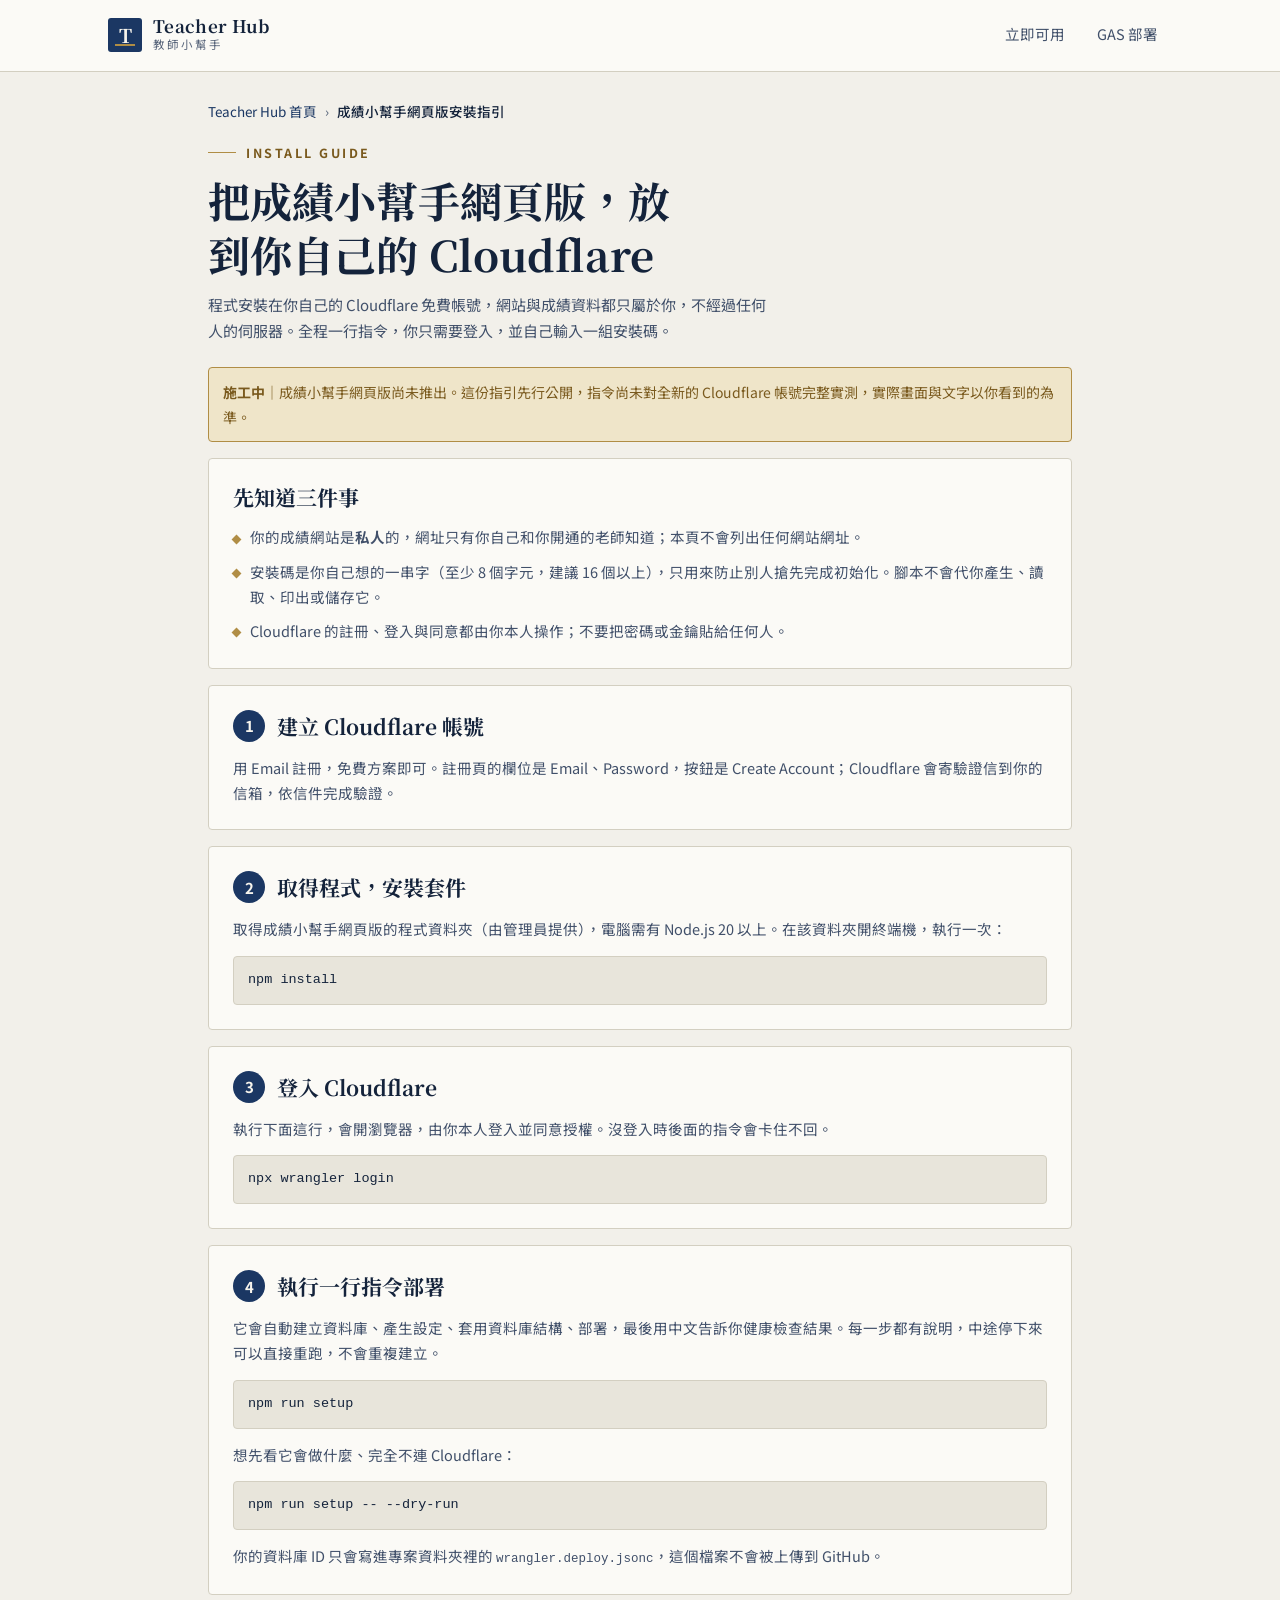
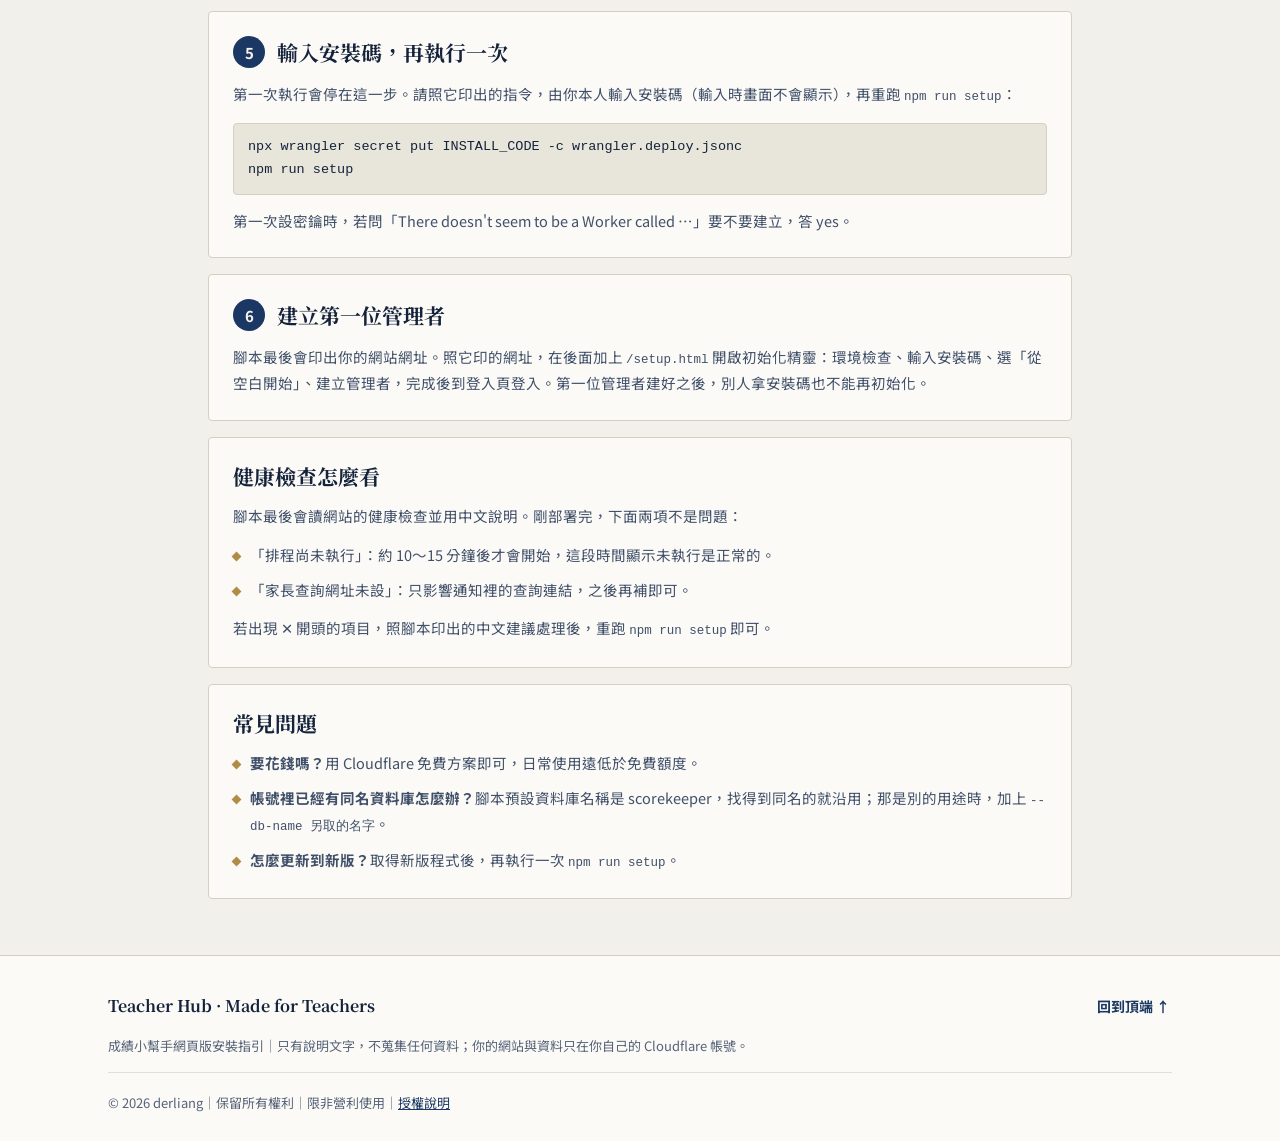
<file: docs/design/mockups/成績小幫手安裝指引.html>
<!doctype html>
<!--
Copyright (c) 2026 derliang. All rights reserved.
Non-commercial use only. See LICENSE.md.
Authorization inquiries: derliang@gmail.com

成績小幫手網頁版｜安裝指引（/scorekeeper-guide/）。純靜態頁：只有說明文字，沒有腳本、沒有 API 呼叫、不含任何網站實例網址或資料庫 ID。
樣式沿用 deploy/assets/app.css（token 與 docs/design/tokens.css 一致），本頁另有 guide.css 放步驟與指令區塊。
內容與來源：scorekeeper-web 專案 docs/部署指南.md 的「一鍵部署」。外觀規則見 docs/design/DESIGN.md。
-->
<html lang="zh-Hant">
<head>
<meta charset="utf-8">
<meta name="viewport" content="width=device-width, initial-scale=1">
<meta name="theme-color" content="#f2f0ea" media="(prefers-color-scheme: light)">
<meta name="theme-color" content="#0c1524" media="(prefers-color-scheme: dark)">
<meta name="referrer" content="no-referrer">
<title>成績小幫手網頁版安裝指引｜Teacher Hub</title>
<link rel="stylesheet" href="https://fonts.googleapis.com/css2?family=Noto+Sans+TC:wght@400;500;700&family=Noto+Serif+TC:wght@600;700&display=swap">
<link rel="stylesheet" href="../../../deploy/assets/app.css">
<link rel="stylesheet" href="../../../scorekeeper-guide/guide.css">
</head>
<body id="top">
<nav class="nav" aria-label="主要導覽"><div class="wrap">
  <a class="brand" href="../../../index.html"><span class="mark" aria-hidden="true">T</span><span><b>Teacher Hub</b><small>教師小幫手</small></span></a>
  <div class="links"><a href="../../../index.html#usable">立即可用</a><a href="../../../index.html#gas">GAS 部署</a></div>
  <div class="tabs"><a href="../../../index.html#usable">立即可用</a><a href="../../../index.html#gas">GAS 部署</a></div>
</div></nav>

<main class="wrap narrow">
  <nav class="crumbs" aria-label="所在位置"><a href="../../../index.html">Teacher Hub 首頁</a><span aria-hidden="true">›</span><b aria-current="page">成績小幫手網頁版安裝指引</b></nav>
  <div class="pagehead">
    <span class="kicker">INSTALL GUIDE</span>
    <h1>把成績小幫手網頁版，放到你自己的 Cloudflare</h1>
    <p>程式安裝在你自己的 Cloudflare 免費帳號，網站與成績資料都只屬於你，不經過任何人的伺服器。全程一行指令，你只需要登入，並自己輸入一組安裝碼。</p>
  </div>

  <div class="stack">
    <div class="notice warn" role="note"><b>施工中</b>｜成績小幫手網頁版尚未推出。這份指引先行公開，指令尚未對全新的 Cloudflare 帳號完整實測，實際畫面與文字以你看到的為準。</div>

    <section class="panel">
      <h2>先知道三件事</h2>
      <ul class="glist">
        <li><span>你的成績網站是<b>私人</b>的，網址只有你自己和你開通的老師知道；本頁不會列出任何網站網址。</span></li>
        <li><span>安裝碼是你自己想的一串字（至少 8 個字元，建議 16 個以上），只用來防止別人搶先完成初始化。腳本不會代你產生、讀取、印出或儲存它。</span></li>
        <li><span>Cloudflare 的註冊、登入與同意都由你本人操作；不要把密碼或金鑰貼給任何人。</span></li>
      </ul>
    </section>

    <ol class="gsteps">
      <li class="panel">
        <h2><span class="gnum" aria-hidden="true">1</span>建立 Cloudflare 帳號</h2>
        <p>用 Email 註冊，免費方案即可。註冊頁的欄位是 Email、Password，按鈕是 Create Account；Cloudflare 會寄驗證信到你的信箱，依信件完成驗證。</p>
      </li>
      <li class="panel">
        <h2><span class="gnum" aria-hidden="true">2</span>取得程式，安裝套件</h2>
        <p>取得成績小幫手網頁版的程式資料夾（由管理員提供），電腦需有 Node.js 20 以上。在該資料夾開終端機，執行一次：</p>
        <pre class="gcmd" tabindex="0">npm install</pre>
      </li>
      <li class="panel">
        <h2><span class="gnum" aria-hidden="true">3</span>登入 Cloudflare</h2>
        <p>執行下面這行，會開瀏覽器，由你本人登入並同意授權。沒登入時後面的指令會卡住不回。</p>
        <pre class="gcmd" tabindex="0">npx wrangler login</pre>
      </li>
      <li class="panel">
        <h2><span class="gnum" aria-hidden="true">4</span>執行一行指令部署</h2>
        <p>它會自動建立資料庫、產生設定、套用資料庫結構、部署，最後用中文告訴你健康檢查結果。每一步都有說明，中途停下來可以直接重跑，不會重複建立。</p>
        <pre class="gcmd" tabindex="0">npm run setup</pre>
        <p>想先看它會做什麼、完全不連 Cloudflare：</p>
        <pre class="gcmd" tabindex="0">npm run setup -- --dry-run</pre>
        <p class="gnote">你的資料庫 ID 只會寫進專案資料夾裡的 <span class="mono">wrangler.deploy.jsonc</span>，這個檔案不會被上傳到 GitHub。</p>
      </li>
      <li class="panel">
        <h2><span class="gnum" aria-hidden="true">5</span>輸入安裝碼，再執行一次</h2>
        <p>第一次執行會停在這一步。請照它印出的指令，由你本人輸入安裝碼（輸入時畫面不會顯示），再重跑 <span class="mono">npm run setup</span>：</p>
        <pre class="gcmd" tabindex="0">npx wrangler secret put INSTALL_CODE -c wrangler.deploy.jsonc
npm run setup</pre>
        <p class="gnote">第一次設密鑰時，若問「There doesn't seem to be a Worker called …」要不要建立，答 yes。</p>
      </li>
      <li class="panel">
        <h2><span class="gnum" aria-hidden="true">6</span>建立第一位管理者</h2>
        <p>腳本最後會印出你的網站網址。照它印的網址，在後面加上 <span class="mono">/setup.html</span> 開啟初始化精靈：環境檢查、輸入安裝碼、選「從空白開始」、建立管理者，完成後到登入頁登入。第一位管理者建好之後，別人拿安裝碼也不能再初始化。</p>
      </li>
    </ol>

    <section class="panel">
      <h2>健康檢查怎麼看</h2>
      <p>腳本最後會讀網站的健康檢查並用中文說明。剛部署完，下面兩項不是問題：</p>
      <ul class="glist">
        <li><span>「排程尚未執行」：約 10～15 分鐘後才會開始，這段時間顯示未執行是正常的。</span></li>
        <li><span>「家長查詢網址未設」：只影響通知裡的查詢連結，之後再補即可。</span></li>
      </ul>
      <p>若出現 ✕ 開頭的項目，照腳本印出的中文建議處理後，重跑 <span class="mono">npm run setup</span> 即可。</p>
    </section>

    <section class="panel">
      <h2>常見問題</h2>
      <ul class="glist">
        <li><span><b>要花錢嗎？</b>用 Cloudflare 免費方案即可，日常使用遠低於免費額度。</span></li>
        <li><span><b>帳號裡已經有同名資料庫怎麼辦？</b>腳本預設資料庫名稱是 scorekeeper，找得到同名的就沿用；那是別的用途時，加上 <span class="mono">--db-name 另取的名字</span>。</span></li>
        <li><span><b>怎麼更新到新版？</b>取得新版程式後，再執行一次 <span class="mono">npm run setup</span>。</span></li>
      </ul>
    </section>
  </div>
</main>

<footer class="foot-site"><div class="wrap"><div class="fhead"><strong>Teacher Hub · Made for Teachers</strong><a class="top-link" href="#top">回到頂端 ↑</a></div><p class="fnote">成績小幫手網頁版安裝指引｜只有說明文字，不蒐集任何資料；你的網站與資料只在你自己的 Cloudflare 帳號。</p><div class="flegal"><span class="cr">© 2026 derliang｜保留所有權利｜限非營利使用｜<a href="https://github.com/derliang/teacher-hub/blob/main/LICENSE.md" target="_blank" rel="noopener">授權說明</a></span></div></div></footer>
</body>
</html>
</file>
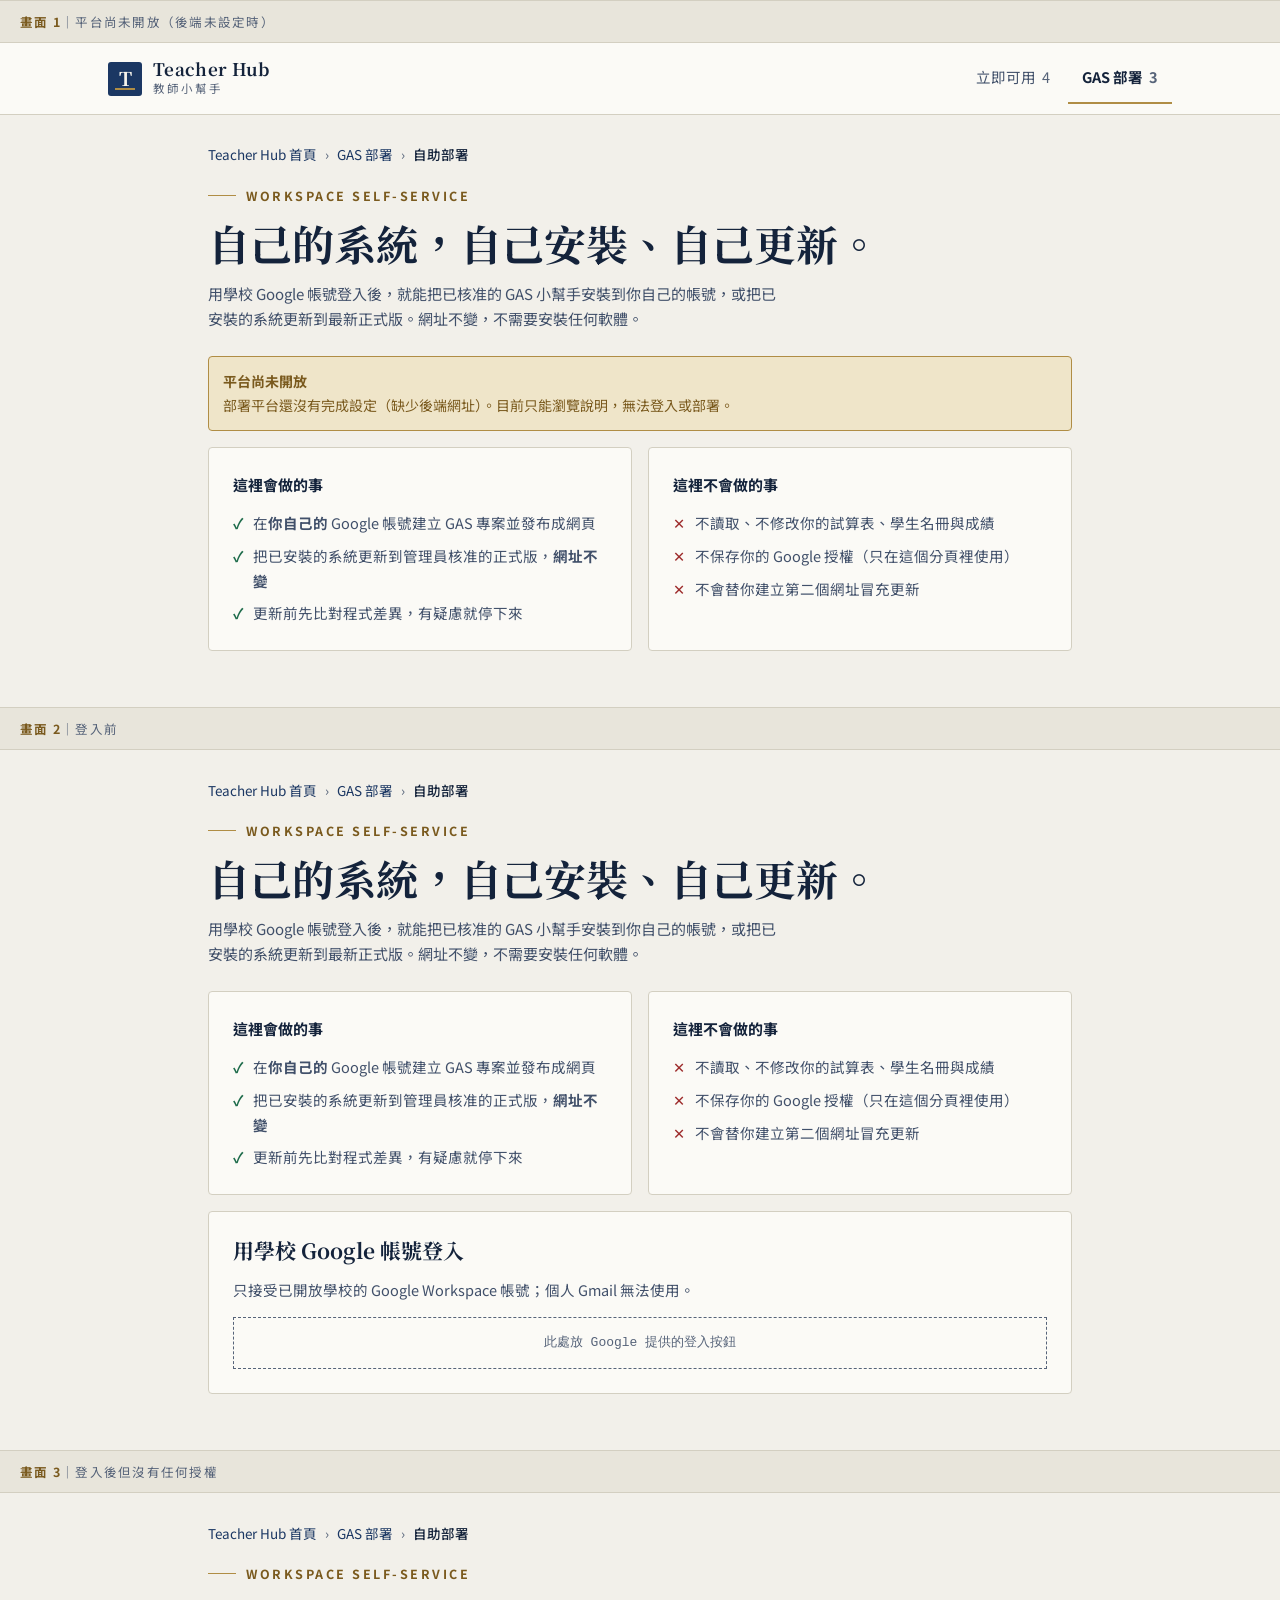
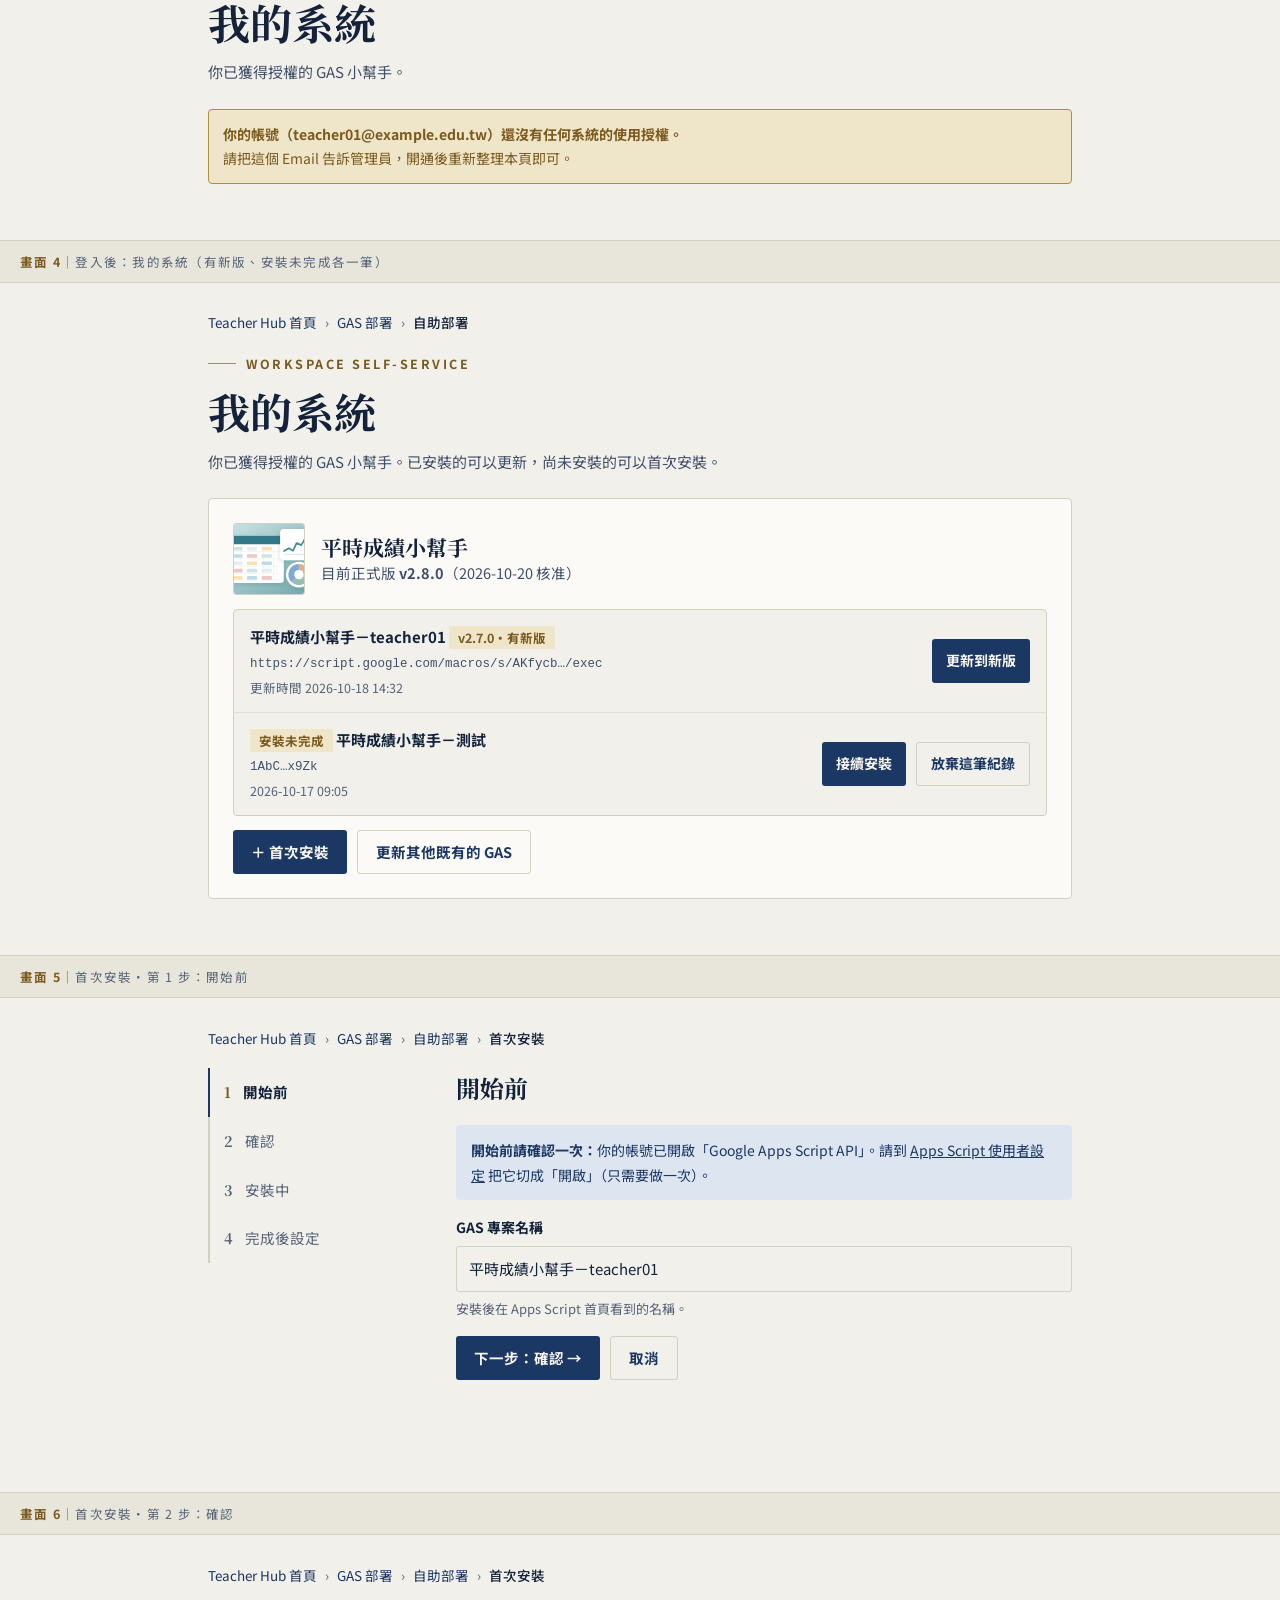
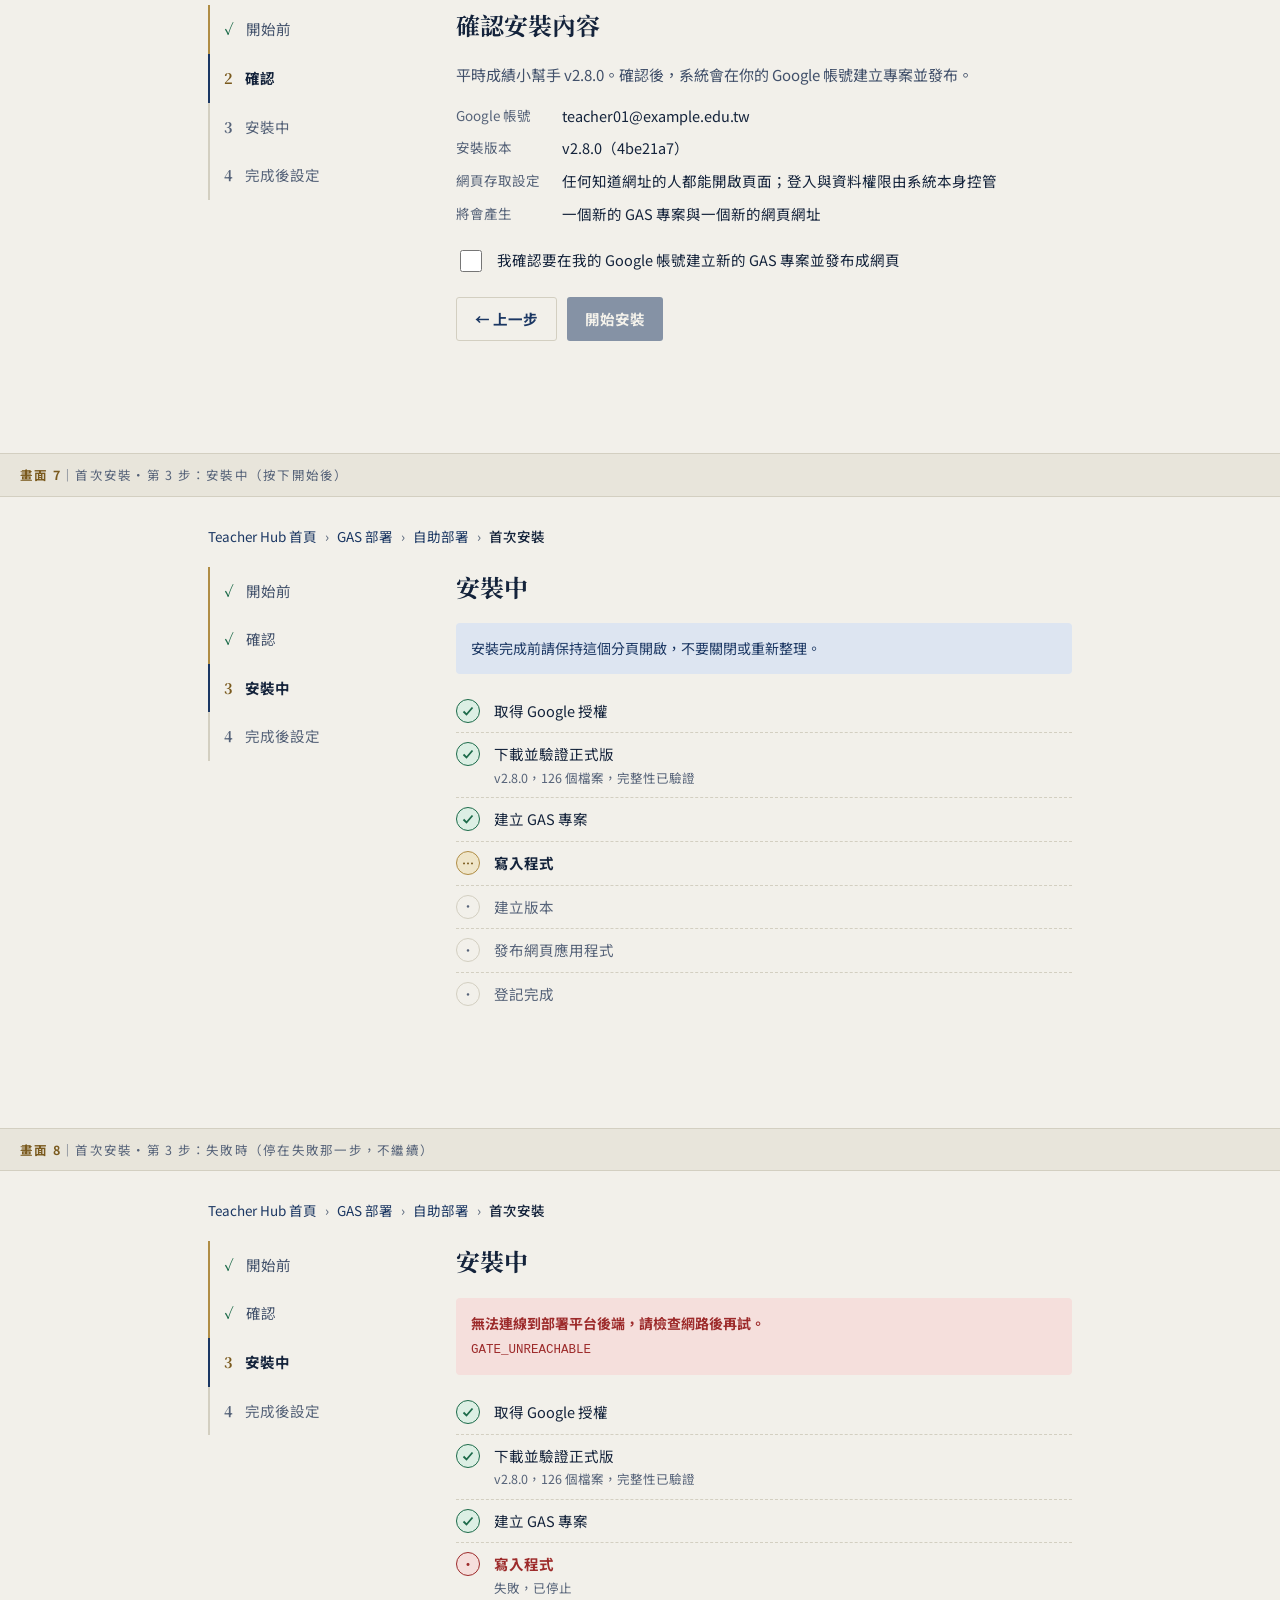
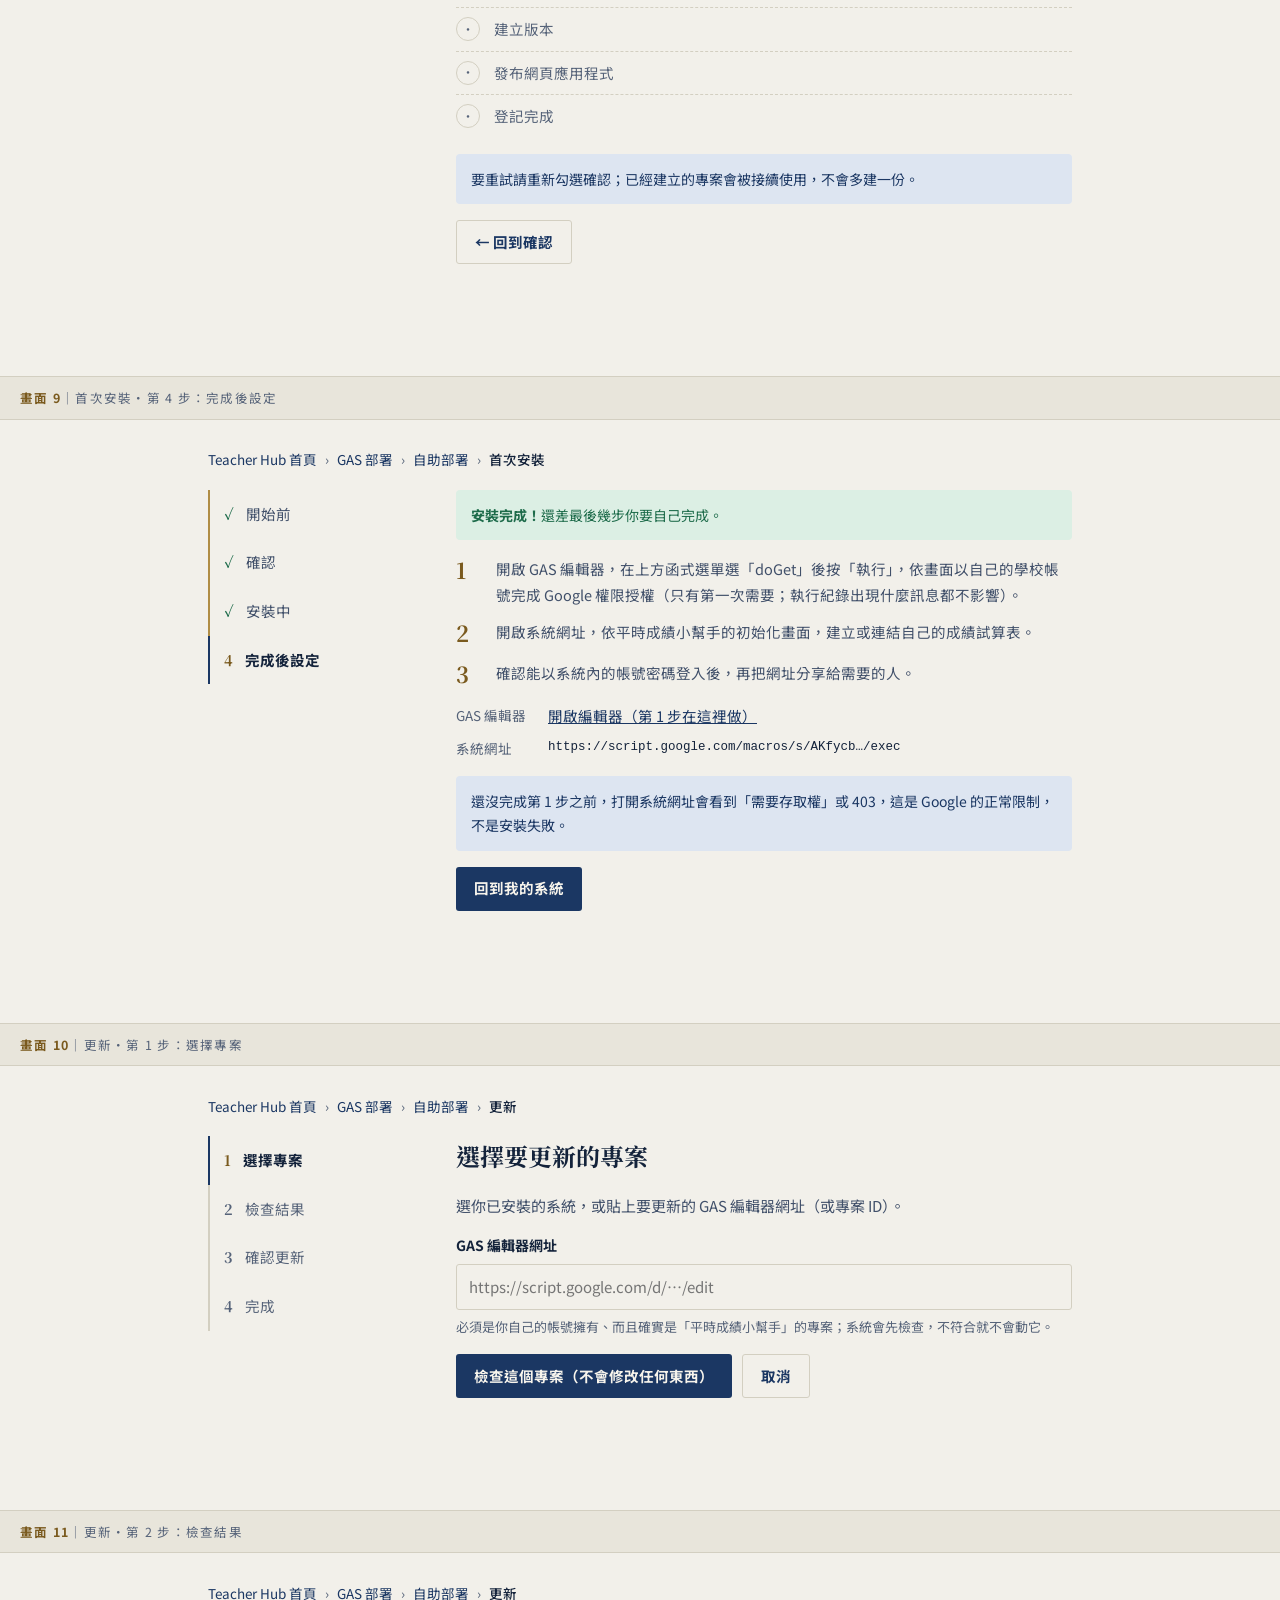
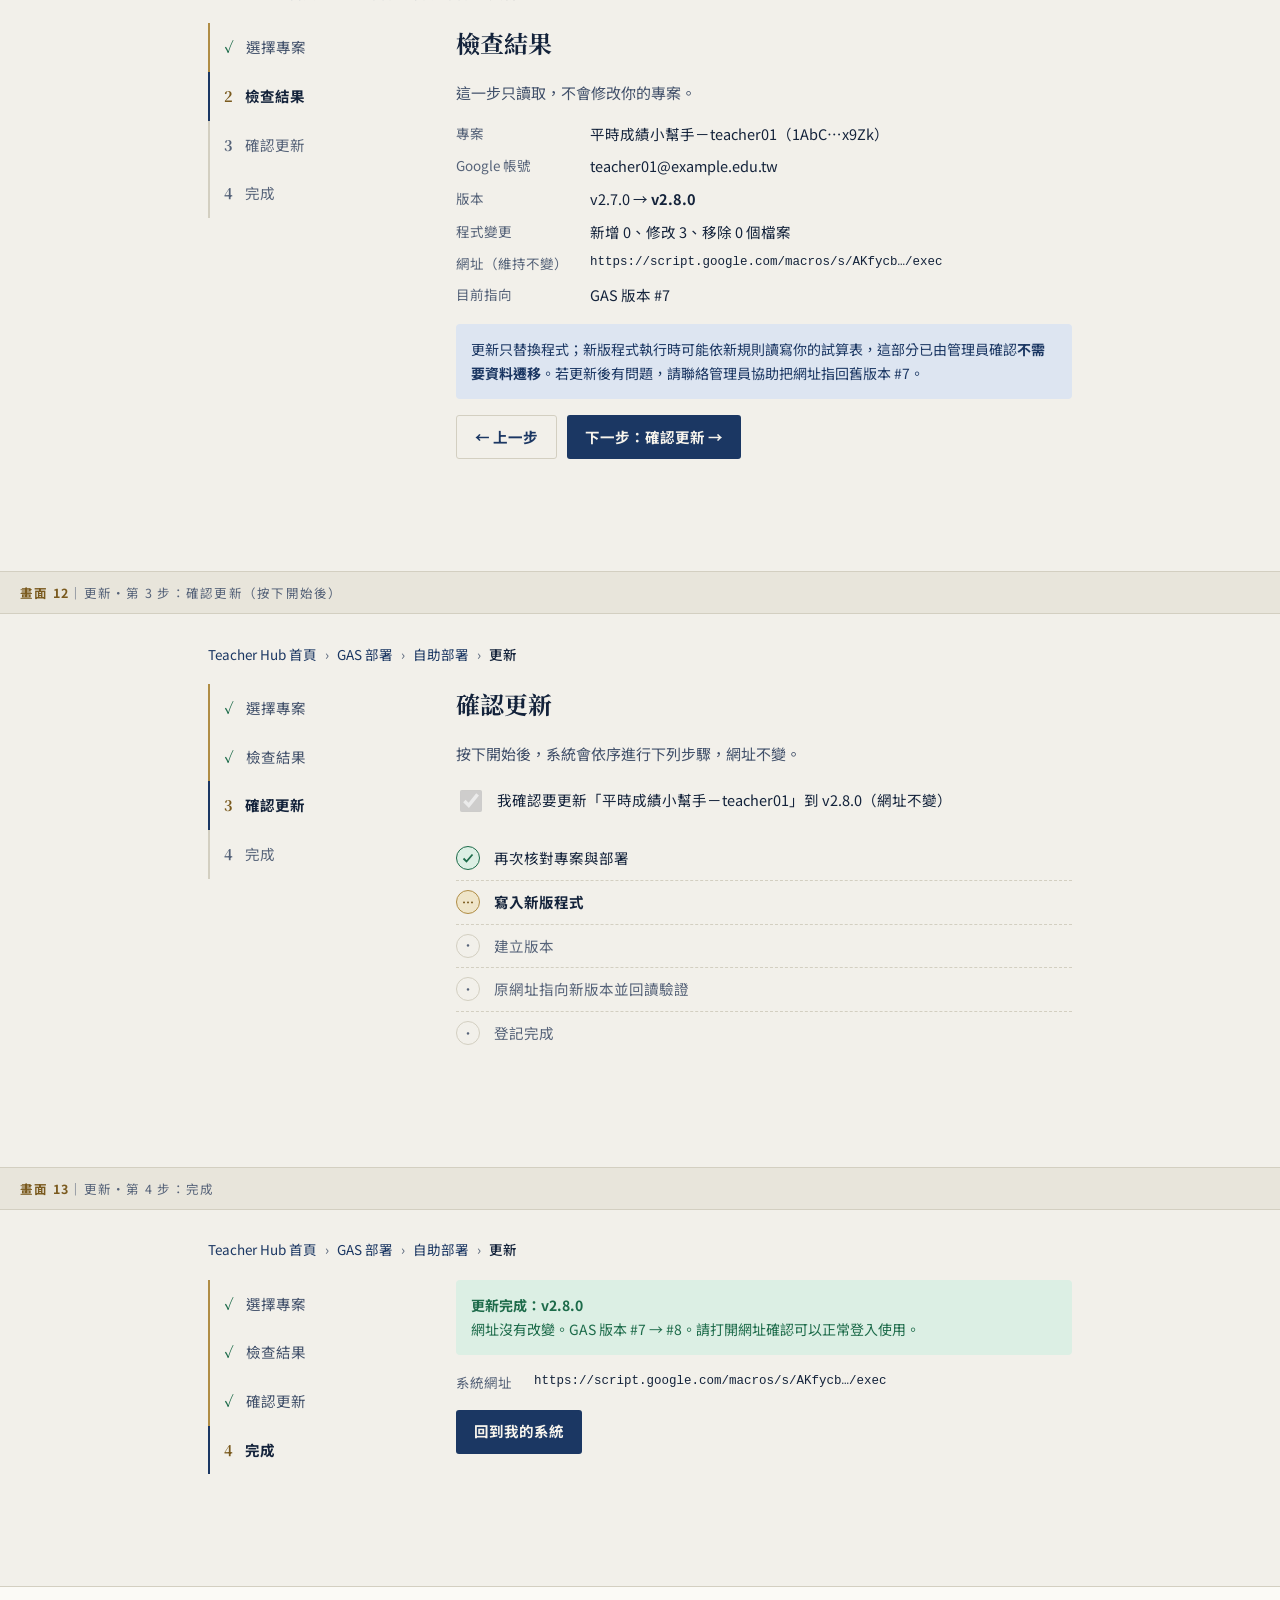
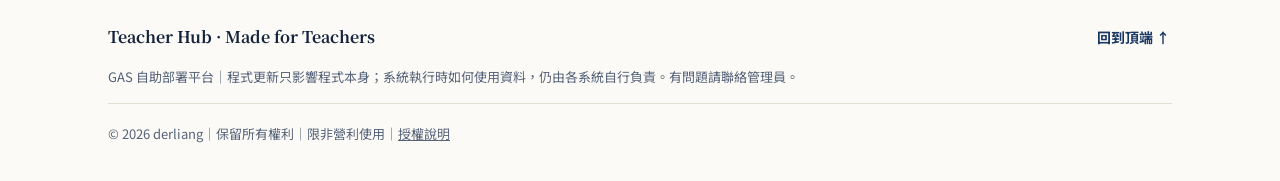
<file: docs/design/mockups/自助部署.html>
<!doctype html>
<!--
Copyright (c) 2026 derliang. All rights reserved.
Non-commercial use only. See LICENSE.md.
Authorization inquiries: derliang@gmail.com

設計模擬頁：只含示意用的假資料，不是正式頁面，不會被首頁連到。
規範見 docs/design/DESIGN.md。
-->
<html lang="zh-Hant">
<head>
<meta charset="utf-8">
<meta name="viewport" content="width=device-width, initial-scale=1">
<title>GAS 自助部署｜Teacher Hub（設計模擬頁）</title>
<link rel="stylesheet" href="https://fonts.googleapis.com/css2?family=Noto+Sans+TC:wght@400;500;700&family=Noto+Serif+TC:wght@600;700&display=swap">
<style>

/* Layout concept: 學院編輯風。象牙底、海軍藍主色、黃銅金只用在標示與細線。首頁分「立即可用」「GAS 部署」兩區，頂端固定導覽標出所在區段，子頁用麵包屑。 */
:root{
  --bg:#f2f0ea; --surface:#fbfaf6; --sunk:#e8e5db;
  --ink:#14233b; --ink2:#41506a; --ink3:#566379;
  --line:#d3cfc1; --line-soft:#e2dfd4;
  --primary:#1b3763; --on-primary:#f7f4ec; --on-primary-2:#d3dbec;
  --brass:#7a5a1e; --brass-line:#b08d45; --brass-soft:#efe5c9;
  --chip-live-bg:#dde5f1; --chip-live-fg:#1b3763;
  --shadow:rgba(20,35,59,.28);
  --ok:#1d6b4a; --ok-soft:#dcefe4; --bad:#9d2b2b; --bad-soft:#f5dfdc;
  --serif:"Noto Serif TC","Songti TC","PMingLiU",serif;
  --sans:"Noto Sans TC","PingFang TC","Microsoft JhengHei",system-ui,sans-serif;
}
@media (prefers-color-scheme: dark){:root:not([data-theme="light"]){
  --bg:#0c1524; --surface:#13203a; --sunk:#09101c;
  --ink:#f0ebdf; --ink2:#c2c9d6; --ink3:#9ba7bb;
  --line:#2b3a58; --line-soft:#1f2c47;
  --primary:#e3c47f; --on-primary:#10192b; --on-primary-2:#2b3550;
  --brass:#e3c47f; --brass-line:#b08d45; --brass-soft:#2b2819;
  --chip-live-bg:#1c2e50; --chip-live-fg:#c9d8f2;
  --ok:#7fd1a6; --ok-soft:#133125; --bad:#f2a7a0; --bad-soft:#381a1b;
  --shadow:rgba(0,0,0,.6); color-scheme:dark}}
:root[data-theme="dark"]{
  --bg:#0c1524; --surface:#13203a; --sunk:#09101c;
  --ink:#f0ebdf; --ink2:#c2c9d6; --ink3:#9ba7bb;
  --line:#2b3a58; --line-soft:#1f2c47;
  --primary:#e3c47f; --on-primary:#10192b; --on-primary-2:#2b3550;
  --brass:#e3c47f; --brass-line:#b08d45; --brass-soft:#2b2819;
  --chip-live-bg:#1c2e50; --chip-live-fg:#c9d8f2;
  --ok:#7fd1a6; --ok-soft:#133125; --bad:#f2a7a0; --bad-soft:#381a1b;
  --shadow:rgba(0,0,0,.6); color-scheme:dark}


*{box-sizing:border-box}body{margin:0;background:var(--bg);color:var(--ink);font-family:var(--sans);font-size:15px;line-height:1.7}a{color:var(--primary)}a:focus-visible,button:focus-visible,input:focus-visible{outline:2px solid var(--brass-line);outline-offset:2px}
/* ===== 設計稿內容（site）：以 container query 重現三種裝置寬度 ===== */
.site{background:var(--bg);color:var(--ink);font-family:var(--sans);font-size:15px;line-height:1.7;text-align:left}
.site a{color:inherit}
.wrap{width:100%;max-width:1160px;margin-inline:auto;padding-inline:20px}
.nav{background:var(--surface);border-bottom:1px solid var(--line)}
.nav .wrap{display:flex;align-items:center;gap:8px 16px;flex-wrap:wrap;min-height:64px;padding-block:10px}
.brand{display:flex;align-items:center;gap:11px;text-decoration:none}
.mark{position:relative;width:34px;height:34px;border-radius:3px;background:var(--primary);color:var(--on-primary);display:grid;place-items:center;font-family:var(--serif);font-weight:700;font-size:19px}
.mark::after{content:"";position:absolute;left:7px;right:7px;bottom:6px;height:2px;background:var(--brass-line)}
.brand b{display:block;font-family:var(--serif);font-size:17px;line-height:1.15;letter-spacing:.02em}
.brand small{display:block;font-size:11.5px;color:var(--ink3);letter-spacing:.18em}
.links{display:none;margin-left:auto;gap:4px}
.links a{display:block;padding:12px 14px;font-size:14.5px;color:var(--ink2);text-decoration:none;border-bottom:2px solid transparent}
.links a:hover{color:var(--ink)}
.links a[aria-current]{color:var(--ink);font-weight:700;border-bottom-color:var(--brass-line)}
.links em{font-style:normal;margin-left:6px;color:var(--ink3);font-variant-numeric:tabular-nums}
.search{display:none;position:relative}
.search svg{position:absolute;left:11px;top:50%;translate:0 -50%;color:var(--ink3)}
.search input{width:230px;height:42px;padding:0 12px 0 34px;border:1px solid var(--line);border-radius:3px;background:var(--bg);color:var(--ink);font:inherit;font-size:14px}
.search input::placeholder{color:var(--ink3)}
.sbtn{margin-left:auto;width:44px;height:44px;display:grid;place-items:center;border:1px solid var(--line);border-radius:3px;background:transparent;color:var(--ink)}
.tabs{display:flex;width:100%}
.tabs a{flex:1;min-height:44px;display:flex;align-items:center;justify-content:center;gap:6px;border:1px solid var(--line);font-size:14.5px;text-decoration:none;color:var(--ink2)}
.tabs a+a{border-left:0}
.tabs a:first-child{border-radius:3px 0 0 3px}.tabs a:last-child{border-radius:0 3px 3px 0}
.tabs a[aria-current]{background:var(--primary);border-color:var(--primary);color:var(--on-primary);font-weight:700}
.tabs em{font-style:normal;font-variant-numeric:tabular-nums}
@media (min-width:600px){
  .wrap{padding-inline:36px}
  .links,.search{display:flex}.search{display:block}
  .sbtn,.tabs{display:none}
}
@media (min-width:1024px){.wrap{padding-inline:48px}}

.hero{padding-block:40px 36px;border-bottom:1px solid var(--line)}
.hero .wrap{display:grid;gap:26px;grid-template-columns:minmax(0,1fr)}
.eyebrow{font-size:12px;letter-spacing:.24em;font-weight:700;color:var(--brass)}
.hero h1{font-family:var(--serif);font-weight:700;font-size:34px;line-height:1.25;letter-spacing:.01em;margin:12px 0 14px;text-wrap:balance}
.hero p{margin:0;color:var(--ink2);font-size:15.5px;max-width:30em}
.diff{margin:0;padding:18px 20px;background:var(--surface);border:1px solid var(--line);border-radius:4px;display:grid;gap:12px}
.diff h2{margin:0;font-size:12.5px;letter-spacing:.16em;color:var(--ink3);font-weight:700}
.diff dl{margin:0;display:grid;gap:10px}
.diff dt{font-weight:700;font-size:14.5px;display:flex;gap:8px;align-items:center}
.diff dd{margin:2px 0 0;font-size:14px;color:var(--ink2)}
.dot{width:9px;height:9px;border-radius:50%;background:var(--primary);flex:none}
.dot.b{background:transparent;border:2px solid var(--brass-line)}
@media (min-width:600px){.hero{padding-block:52px 44px}.hero h1{font-size:44px}}
@media (min-width:1024px){
  .hero{padding-block:76px 64px}
  .hero .wrap{grid-template-columns:minmax(0,1.5fr) minmax(0,1fr);gap:64px;align-items:end}
  .hero h1{font-size:56px}
}

.zone{padding-block:44px 36px}
.zone.alt{background:var(--sunk);border-top:1px solid var(--line)}
.zhead{display:grid;gap:10px;margin-bottom:26px}
.kicker{display:flex;align-items:center;gap:10px;font-size:12.5px;letter-spacing:.2em;font-weight:700;color:var(--brass)}
.kicker::before{content:"";width:28px;height:1px;background:var(--brass-line)}
.zhead h2{font-family:var(--serif);font-size:26px;line-height:1.3;margin:0;text-wrap:balance}
.zhead p{margin:0;color:var(--ink2);max-width:40em;font-size:14.5px}
.count{display:none;font-family:var(--serif);color:var(--ink3);font-size:15px;white-space:nowrap}
.count b{font-size:44px;line-height:1;color:var(--brass);margin-right:4px;font-variant-numeric:tabular-nums}
@media (min-width:1024px){
  .zone{padding-block:64px 52px}
  .zhead{grid-template-columns:minmax(0,1fr) auto;align-items:end;gap:6px 40px}
  .zhead .txt{display:grid;gap:10px}
  .count{display:block}
  .zhead h2{font-size:32px}
}

.grid{display:grid;gap:18px;grid-template-columns:minmax(0,1fr)}
@media (min-width:600px){.grid.n4{grid-template-columns:repeat(2,minmax(0,1fr))}}
@media (min-width:760px){.grid.n3{grid-template-columns:repeat(3,minmax(0,1fr))}}
@media (min-width:1100px){.grid.n4{grid-template-columns:repeat(4,minmax(0,1fr));gap:20px}.grid.n3{gap:24px}}

.card{display:flex;flex-direction:column;background:var(--surface);border:1px solid var(--line);border-radius:4px;color:inherit;text-decoration:none;overflow:hidden;min-width:0;transition:transform .2s,border-color .2s,box-shadow .2s}
a.card:hover,a.card:focus-visible{transform:translateY(-3px);border-color:var(--brass-line);box-shadow:0 16px 28px -20px var(--shadow)}
.thumb{aspect-ratio:16/10;background:var(--sunk);border-bottom:1px solid var(--line);overflow:hidden}
.thumb img{display:block;width:100%;height:100%;object-fit:cover;filter:saturate(.8)}
.cb{display:flex;flex-direction:column;gap:10px;padding:18px 18px 14px;flex:1;min-width:0}
.meta{display:flex;justify-content:space-between;align-items:center;gap:6px 10px;flex-wrap:wrap}
.tag{font-size:12.5px;letter-spacing:.08em;color:var(--ink3)}
.st{font-size:12.5px;font-weight:700;padding:2px 9px;border-radius:2px;white-space:nowrap}
.st-live{background:var(--chip-live-bg);color:var(--chip-live-fg)}
.st-beta,.st-wip{background:var(--brass-soft);color:var(--brass)}
.st-cand{border:1px dashed var(--ink3);color:var(--ink3)}
.card h3{font-family:var(--serif);font-size:21px;line-height:1.3;margin:0}
.lead{margin:0;color:var(--ink2);font-size:14.5px;line-height:1.75}
.feat{display:flex;flex-wrap:wrap;margin:0;padding:0;list-style:none;font-size:13px;color:var(--ink3);line-height:1.8}
.feat li+li::before{content:"·";margin:0 7px}
.foot{margin-top:auto;padding-top:10px;border-top:1px solid var(--line-soft);min-height:48px;display:flex;justify-content:space-between;align-items:center;gap:6px 12px;flex-wrap:wrap}
.ver{font-size:12.5px;color:var(--ink3);font-variant-numeric:tabular-nums}
.go{display:inline-flex;align-items:center;gap:6px;font-weight:700;font-size:14px;color:var(--primary);margin-left:auto}
.go svg{transition:translate .2s}
a.card:hover .go svg{translate:3px 0}
.card.wip{border-color:var(--brass-line)}
.card.cand{border-style:dashed;background:transparent}
.card.cand .thumb img{filter:grayscale(.7);opacity:.7}
.card.cand .go{color:var(--ink3);font-weight:500}

.steps{display:grid;grid-template-columns:minmax(0,1fr);margin:0 0 26px;padding:0;list-style:none;counter-reset:s;background:var(--surface);border:1px solid var(--line);border-radius:4px}
.steps li{counter-increment:s;display:flex;gap:12px;align-items:baseline;padding:12px 16px;font-size:14px;border-bottom:1px solid var(--line-soft);min-width:0}
.steps li:last-child{border-bottom:0}
.steps li::before{content:counter(s);font-family:var(--serif);font-weight:700;font-size:18px;color:var(--brass)}
.steps-h{margin:0 0 8px;font-size:12.5px;letter-spacing:.14em;color:var(--ink3);font-weight:700}
@media (min-width:600px){
  .steps{grid-template-columns:repeat(4,minmax(0,1fr))}
  .steps li{border-bottom:0;border-right:1px solid var(--line-soft)}.steps li:last-child{border-right:0}
}

.foot-site{border-top:1px solid var(--line);background:var(--surface);padding-block:28px 26px;font-size:13px;color:var(--ink3);line-height:1.8}
.foot-site .wrap{display:grid;gap:6px}
.foot-site .fhead{display:flex;align-items:center;justify-content:space-between;gap:8px 16px}
.foot-site strong{font-family:var(--serif);font-size:16px;line-height:1.3;color:var(--ink)}
.foot-site .top-link{display:inline-flex;align-items:center;min-height:44px;padding-inline:2px;color:var(--primary);font-weight:700;text-decoration:none;font-size:14px;white-space:nowrap}
.foot-site .top-link:hover{text-decoration:underline}
.foot-site .fnote{margin:0}
.foot-site .flegal{display:flex;flex-wrap:wrap;align-items:center;justify-content:space-between;gap:0 16px;margin-top:8px;padding-top:6px;border-top:1px solid var(--line-soft)}
.foot-site .cr a{display:inline-block;padding:12px 0}
.foot-site .version-meta{font-variant-numeric:tabular-nums}

/* 1b：兩扇門 + 橫列卡片 */
.doors{display:grid;gap:14px;grid-template-columns:minmax(0,1fr);margin-top:28px}
@media (min-width:600px){.doors{grid-template-columns:repeat(2,minmax(0,1fr))}}
.door{display:grid;gap:6px;padding:22px 22px 18px;border-radius:4px;text-decoration:none;min-width:0}
.door.a{background:var(--primary);color:var(--on-primary);border:1px solid var(--primary)}
.door.b{background:var(--surface);color:var(--ink);border:1px solid var(--brass-line)}
.door .k{font-size:12.5px;letter-spacing:.2em;font-weight:700}
.door.a .k{color:var(--on-primary-2)}.door.b .k{color:var(--brass)}
.door h2{font-family:var(--serif);font-size:26px;line-height:1.3;margin:0}
.door p{margin:0;font-size:14.5px}
.door.a p{color:var(--on-primary-2)}.door.b p{color:var(--ink2)}
.door .n{display:flex;align-items:baseline;justify-content:space-between;margin-top:10px;padding-top:10px;border-top:1px solid currentColor;font-size:14px;font-weight:700}
.door .n b{font-family:var(--serif);font-size:30px;line-height:1;font-variant-numeric:tabular-nums}
a.door{transition:transform .2s,border-color .2s,box-shadow .2s}
a.door:hover,a.door:focus-visible{transform:translateY(-3px);box-shadow:0 16px 28px -20px var(--shadow)}
a.door.a:hover,a.door.a:focus-visible{border-color:var(--brass-line)}
a.door.b:hover,a.door.b:focus-visible{border-color:var(--brass)}
.door .n svg{transition:translate .2s}
a.door:hover .n svg,a.door:focus-visible .n svg{translate:3px 0}
.hero.b .wrap{display:block}
.hero.b h1{max-width:12em}
@media (min-width:1024px){.hero.b{padding-block:72px 56px}.hero.b .doors{margin-top:44px}.door{padding:28px 30px 22px}.door h2{font-size:32px}}

.rows{display:grid;gap:14px;grid-template-columns:minmax(0,1fr)}
@media (min-width:1024px){.rows.two{grid-template-columns:repeat(2,minmax(0,1fr));gap:20px}}
.row{display:grid;grid-template-columns:104px minmax(0,1fr);align-items:start}
.row .thumb{aspect-ratio:1;margin:14px 0 0 14px;border:1px solid var(--line);border-radius:3px}
.row .cb{padding:14px 16px 12px}
.row h3{font-size:19px}
.row .lead{font-size:14px;line-height:1.7}
.row .feat{display:none}
@media (min-width:600px){
  .row{grid-template-columns:230px minmax(0,1fr)}
  .row .thumb{aspect-ratio:4/3;margin:18px 0 18px 18px}
  .row .cb{padding:18px 20px 14px;height:100%}
  .row .feat{display:flex}
  .row h3{font-size:22px}
}
.row .foot{margin-top:auto}

/* 子頁 */
.crumbs{display:flex;flex-wrap:wrap;align-items:center;gap:2px 8px;font-size:13.5px;color:var(--ink3);padding-block:18px 0}
.crumbs a{display:inline-flex;align-items:center;min-height:44px;color:var(--primary);text-decoration:none}
.crumbs a:hover{text-decoration:underline}
.crumbs b{font-weight:500;color:var(--ink)}
.sub{padding-block:6px 48px}
.sub h1{font-family:var(--serif);font-size:32px;line-height:1.3;margin:10px 0 14px;text-wrap:balance}
@media (min-width:1024px){.sub h1{font-size:44px}}
.banner{display:flex;gap:12px;align-items:flex-start;padding:14px 16px;background:var(--brass-soft);border:1px solid var(--brass-line);border-radius:4px;color:var(--ink);font-size:14.5px;margin-bottom:22px}
.banner i{flex:none;margin-top:4px;width:10px;height:10px;background:var(--brass-line);transform:rotate(45deg)}
.banner b{color:var(--brass)}
.opts{display:grid;gap:16px;grid-template-columns:minmax(0,1fr);margin:0 0 28px}
@media (min-width:600px){.opts{grid-template-columns:repeat(2,minmax(0,1fr))}}
.opt{padding:22px;background:var(--surface);border:1px solid var(--line);border-radius:4px;display:grid;gap:8px;align-content:start}
.opt h2{font-family:var(--serif);font-size:21px;margin:0}
.opt p{margin:0;color:var(--ink2);font-size:14.5px}
.btn{justify-self:start;margin-top:8px;min-height:44px;padding:0 18px;display:inline-flex;align-items:center;gap:8px;background:var(--primary);color:var(--on-primary);border:0;border-radius:3px;font:inherit;font-size:14.5px;font-weight:700}
.back{display:inline-flex;align-items:center;gap:8px;min-height:44px;color:var(--primary);font-weight:700;text-decoration:none}

/* ===== 第 2 輪：自助部署頁元件 ===== */
.acct{display:flex;align-items:center;gap:4px 12px;width:100%;font-size:13px;color:var(--ink2);flex-wrap:wrap}
.acct .em{min-width:0;overflow-wrap:anywhere}
.lo{min-height:44px;padding:0 12px;border:1px solid var(--line);background:transparent;color:var(--primary);border-radius:3px;font:inherit;font-size:13px}
@media (min-width:600px){.acct{width:auto}}
.narrow{max-width:960px}
.pagehead{display:grid;gap:10px;padding-block:8px 24px}
.pagehead h1{font-family:var(--serif);font-size:32px;line-height:1.3;margin:0;text-wrap:balance}
.pagehead p{margin:0;color:var(--ink2);max-width:38em}
@media (min-width:1024px){.pagehead h1{font-size:42px}}
.panel{background:var(--surface);border:1px solid var(--line);border-radius:4px;padding:20px;display:grid;gap:14px;align-content:start;min-width:0}
.panel h2{font-family:var(--serif);font-size:21px;margin:0;line-height:1.35}
.panel h3{font-size:15px;margin:0}
.panel p{margin:0;color:var(--ink2);font-size:14.5px}
@media (min-width:600px){.panel{padding:24px}}
.stack{display:grid;gap:16px;padding-bottom:56px}
.does{display:grid;gap:16px;grid-template-columns:minmax(0,1fr)}
@media (min-width:600px){.does{grid-template-columns:repeat(2,minmax(0,1fr))}}
.does ul{margin:0;padding:0;list-style:none;display:grid;gap:8px;font-size:14.5px;color:var(--ink2)}
.does li{display:grid;grid-template-columns:auto minmax(0,1fr);gap:10px;align-items:baseline}
.does li::before{content:"\2713";color:var(--ok);font-weight:700}
.does .no li::before{content:"\2715";color:var(--bad)}
.gplace{border:1px dashed var(--ink3);padding:14px 16px;font-size:13px;color:var(--ink3);display:flex;align-items:center;justify-content:center;min-height:48px;font-family:ui-monospace,Menlo,Consolas,monospace;text-align:center}
.notice{padding:12px 14px;border-radius:4px;font-size:14px;line-height:1.75;border:1px solid transparent}
.notice.info{background:var(--chip-live-bg);color:var(--chip-live-fg)}
.notice.warn{background:var(--brass-soft);color:var(--brass);border-color:var(--brass-line)}
.notice.bad{background:var(--bad-soft);color:var(--bad)}
.notice.ok{background:var(--ok-soft);color:var(--ok)}
.notice a{color:inherit}
.st-ok{background:var(--ok-soft);color:var(--ok)}
.st-bad{background:var(--bad-soft);color:var(--bad)}
.st-gray{border:1px solid var(--line);color:var(--ink3)}
.kv{display:grid;grid-template-columns:minmax(0,1fr);gap:2px 18px;margin:0;font-size:14.5px}
.kv dt{font-size:12.5px;letter-spacing:.06em;color:var(--ink3);margin-top:8px}
.kv dd{margin:0;overflow-wrap:anywhere;color:var(--ink)}
@media (min-width:600px){.kv{grid-template-columns:max-content minmax(0,1fr);gap:8px 22px}.kv dt{margin-top:0;font-size:13.5px;letter-spacing:0}}
.lbl{display:block;font-size:14px;font-weight:700;margin-bottom:6px}
.inp{width:100%;min-height:46px;padding:0 12px;border:1px solid var(--line);border-radius:3px;background:var(--bg);color:var(--ink);font:inherit;font-size:15px}
textarea.inp{min-height:96px;padding:10px 12px;resize:vertical}
.hint{font-size:13px;color:var(--ink3);margin:6px 0 0}
.chk{display:flex;gap:12px;align-items:flex-start;font-size:14.5px;line-height:1.7;color:var(--ink);padding:6px 0}
.chk input{width:22px;height:22px;margin-top:2px;flex:none;accent-color:var(--primary)}
.btns{display:flex;gap:10px;flex-wrap:wrap;align-items:center}
.btn.ghost{background:transparent;color:var(--primary);border:1px solid var(--line)}
.btn.sm{font-size:14px;padding:0 14px}
.btn[disabled]{opacity:.5}
.btn.danger{background:transparent;color:var(--bad);border:1px solid var(--bad)}
.btns .btn,.dep .btn{margin-top:0}
.deps{display:grid;border:1px solid var(--line);border-radius:4px;background:var(--bg)}
.dep{display:grid;gap:10px;padding:14px 16px;border-bottom:1px solid var(--line-soft)}
.dep:last-child{border-bottom:0}
.dep>div{min-width:0}
.dep .u{font-family:ui-monospace,Menlo,Consolas,monospace;font-size:12.5px;color:var(--ink2);overflow-wrap:anywhere;margin-top:4px}
.dep small{display:block;color:var(--ink3);font-size:12.5px;margin-top:2px}
@media (min-width:600px){.dep{grid-template-columns:minmax(0,1fr) auto;align-items:center}}
.prod{display:grid;grid-template-columns:72px minmax(0,1fr);gap:16px;align-items:center}
.prod img{display:block;width:72px;height:72px;object-fit:cover;border:1px solid var(--line);border-radius:3px;filter:saturate(.8)}
.inl{display:grid;gap:14px;border-top:1px solid var(--line);padding-top:18px}
.inl h3{font-family:var(--serif);font-size:19px}
.prog{list-style:none;margin:0;padding:0;display:grid}
.prog li{display:grid;grid-template-columns:26px minmax(0,1fr);gap:12px;padding:9px 0;border-bottom:1px dashed var(--line);font-size:14.5px;color:var(--ink3)}
.prog li:last-child{border-bottom:0}
.prog .d{width:24px;height:24px;border-radius:50%;display:grid;place-items:center;font-size:12px;border:1px solid var(--line);background:var(--bg);color:var(--ink3)}
.prog .done{color:var(--ink)}
.prog .done .d{background:var(--ok-soft);border-color:var(--ok);color:var(--ok)}
.prog .run{color:var(--ink);font-weight:700}
.prog .run .d{border-color:var(--brass-line);background:var(--brass-soft);color:var(--brass)}
.prog .fail{color:var(--bad);font-weight:700}
.prog .fail .d{background:var(--bad-soft);border-color:var(--bad);color:var(--bad)}
.prog small{display:block;font-weight:400;color:var(--ink3);font-size:12.5px}
.todo{margin:0;padding:0;list-style:none;display:grid;gap:12px;counter-reset:t}
.todo li{counter-increment:t;display:grid;grid-template-columns:30px minmax(0,1fr);gap:10px;font-size:14.5px;line-height:1.75;color:var(--ink2)}
.todo li::before{content:counter(t);font-family:var(--serif);font-weight:700;font-size:22px;line-height:1.3;color:var(--brass)}
.wiz{display:grid;gap:20px;grid-template-columns:minmax(0,1fr);padding-bottom:56px}
.rail{display:none;list-style:none;margin:0;padding:0;counter-reset:w}
.rail li{counter-increment:w;display:flex;gap:12px;align-items:baseline;padding:12px 0 12px 14px;border-left:2px solid var(--line);font-size:14.5px;color:var(--ink3)}
.rail li::before{content:counter(w);font-family:var(--serif);font-weight:700}
.rail li.done{border-color:var(--brass-line);color:var(--ink2)}
.rail li.done::before{content:"\2713";color:var(--ok)}
.rail li.cur{border-color:var(--primary);color:var(--ink);font-weight:700}
.rail li.cur::before{color:var(--brass)}
.mini{display:grid;gap:8px}
.mini .bar{display:grid;grid-template-columns:repeat(4,1fr);gap:4px}
.mini .bar i{height:4px;border-radius:2px;background:var(--line)}
.mini .bar i.on{background:var(--brass-line)}
.mini p{margin:0;font-size:13.5px;color:var(--ink2)}
.mini b{color:var(--ink)}
.wizbody{display:grid;gap:16px;min-width:0;align-content:start}
@media (min-width:760px){.wiz{grid-template-columns:200px minmax(0,1fr);gap:48px}.rail{display:grid;align-content:start}.mini{display:none}}
.atabs{display:flex;gap:4px;border-bottom:1px solid var(--line);overflow-x:auto;margin-bottom:16px}
.atabs button{min-height:44px;padding:0 16px;background:transparent;border:0;border-bottom:2px solid transparent;color:var(--ink2);font:inherit;font-size:14.5px;white-space:nowrap}
.atabs button[aria-selected="true"]{color:var(--ink);font-weight:700;border-bottom-color:var(--brass-line)}
.tw{overflow-x:auto;border:1px solid var(--line);border-radius:4px;background:var(--bg)}
.tw table{width:100%;min-width:600px;border-collapse:collapse;font-size:14px}
.tw th,.tw td{text-align:left;padding:11px 12px;border-bottom:1px solid var(--line-soft);vertical-align:top}
.tw th{font-size:12.5px;color:var(--ink3);font-weight:700;letter-spacing:.06em}
.tw tr:last-child td{border-bottom:0}
.tw input[type="checkbox"]{width:20px;height:20px;accent-color:var(--primary)}
.rel{display:grid;gap:10px;padding:14px 16px;border-bottom:1px solid var(--line-soft)}
.rel:last-child{border-bottom:0}
.radios{display:grid;gap:8px;border:0;margin:0;padding:0}
.radios label{display:flex;gap:10px;align-items:flex-start;font-size:14.5px;min-height:44px;padding:8px 12px;border:1px solid var(--line);border-radius:3px;background:var(--bg)}
.radios input{margin-top:3px;width:18px;height:18px;accent-color:var(--primary)}
.mono{font-family:ui-monospace,Menlo,Consolas,monospace;font-size:12.5px}
.vstack{display:grid;gap:16px;padding-bottom:56px}

@media(prefers-reduced-motion:reduce){.card,.go svg{transition:none}a.card:hover{transform:none}}
@media(prefers-reduced-motion:reduce){a.door,.door .n svg{transition:none}a.door:hover,a.door:focus-visible{transform:none}a.door:hover .n svg,a.door:focus-visible .n svg{translate:none}}


.nav{position:sticky;top:0;z-index:20}
@media (min-width:1024px){.rows.two>:last-child:nth-child(odd){grid-column:1/-1}}
.screen-label{margin:0;padding:10px 20px;background:var(--sunk);border-block:1px solid var(--line);color:var(--ink3);font-size:12.5px;letter-spacing:.1em}
.screen-label b{color:var(--brass)}

</style>
</head>
<body>
<div class="site">
<p class="screen-label"><b>畫面 1</b>｜平台尚未開放（後端未設定時）</p>
<nav class="nav" aria-label="主要導覽"><div class="wrap"><a class="brand" href="#"><span class="mark" aria-hidden="true">T</span><span><b>Teacher Hub</b><small>教師小幫手</small></span></a><div class="links"><a href="#">立即可用<em>4</em></a><a href="#" aria-current="true">GAS 部署<em>3</em></a></div><div class="tabs"><a href="#">立即可用 <em>4</em></a><a href="#" aria-current="true">GAS 部署 <em>3</em></a></div></div></nav><div class="wrap narrow"><nav class="crumbs" aria-label="所在位置"><a href="#">Teacher Hub 首頁</a><span aria-hidden="true">›</span><a href="#">GAS 部署</a><span aria-hidden="true">›</span><b aria-current="page">自助部署</b></nav><div class="pagehead"><span class="kicker">WORKSPACE SELF-SERVICE</span><h1>自己的系統，自己安裝、自己更新。</h1><p>用學校 Google 帳號登入後，就能把已核准的 GAS 小幫手安裝到你自己的帳號，或把已安裝的系統更新到最新正式版。網址不變，不需要安裝任何軟體。</p></div><div class="stack"><div class="notice warn" role="status"><b>平台尚未開放</b><br>部署平台還沒有完成設定（缺少後端網址）。目前只能瀏覽說明，無法登入或部署。</div><div class="does"><section class="panel"><h3>這裡會做的事</h3><ul><li><span>在<b>你自己的</b> Google 帳號建立 GAS 專案並發布成網頁</span></li><li><span>把已安裝的系統更新到管理員核准的正式版，<b>網址不變</b></span></li><li><span>更新前先比對程式差異，有疑慮就停下來</span></li></ul></section><section class="panel"><h3>這裡不會做的事</h3><ul class="no"><li><span>不讀取、不修改你的試算表、學生名冊與成績</span></li><li><span>不保存你的 Google 授權（只在這個分頁裡使用）</span></li><li><span>不會替你建立第二個網址冒充更新</span></li></ul></section></div></div></div>
<p class="screen-label"><b>畫面 2</b>｜登入前</p>
<div class="wrap narrow"><nav class="crumbs" aria-label="所在位置"><a href="#">Teacher Hub 首頁</a><span aria-hidden="true">›</span><a href="#">GAS 部署</a><span aria-hidden="true">›</span><b aria-current="page">自助部署</b></nav><div class="pagehead"><span class="kicker">WORKSPACE SELF-SERVICE</span><h1>自己的系統，自己安裝、自己更新。</h1><p>用學校 Google 帳號登入後，就能把已核准的 GAS 小幫手安裝到你自己的帳號，或把已安裝的系統更新到最新正式版。網址不變，不需要安裝任何軟體。</p></div><div class="stack"><div class="does"><section class="panel"><h3>這裡會做的事</h3><ul><li><span>在<b>你自己的</b> Google 帳號建立 GAS 專案並發布成網頁</span></li><li><span>把已安裝的系統更新到管理員核准的正式版，<b>網址不變</b></span></li><li><span>更新前先比對程式差異，有疑慮就停下來</span></li></ul></section><section class="panel no"><h3>這裡不會做的事</h3><ul class="no"><li><span>不讀取、不修改你的試算表、學生名冊與成績</span></li><li><span>不保存你的 Google 授權（只在這個分頁裡使用）</span></li><li><span>不會替你建立第二個網址冒充更新</span></li></ul></section></div><section class="panel"><h2>用學校 Google 帳號登入</h2><p>只接受已開放學校的 Google Workspace 帳號；個人 Gmail 無法使用。</p><div class="gplace">此處放 Google 提供的登入按鈕</div></section></div></div>
<p class="screen-label"><b>畫面 3</b>｜登入後但沒有任何授權</p>
<div class="wrap narrow"><nav class="crumbs" aria-label="所在位置"><a href="#">Teacher Hub 首頁</a><span aria-hidden="true">›</span><a href="#">GAS 部署</a><span aria-hidden="true">›</span><b aria-current="page">自助部署</b></nav><div class="pagehead"><span class="kicker">WORKSPACE SELF-SERVICE</span><h1>我的系統</h1><p>你已獲得授權的 GAS 小幫手。</p></div><div class="stack"><div class="notice warn" role="status"><b>你的帳號（teacher01@example.edu.tw）還沒有任何系統的使用授權。</b><br>請把這個 Email 告訴管理員，開通後重新整理本頁即可。</div></div></div>
<p class="screen-label"><b>畫面 4</b>｜登入後：我的系統（有新版、安裝未完成各一筆）</p>
<div class="wrap narrow"><nav class="crumbs" aria-label="所在位置"><a href="#">Teacher Hub 首頁</a><span aria-hidden="true">›</span><a href="#">GAS 部署</a><span aria-hidden="true">›</span><b aria-current="page">自助部署</b></nav><div class="pagehead"><span class="kicker">WORKSPACE SELF-SERVICE</span><h1>我的系統</h1><p>你已獲得授權的 GAS 小幫手。已安裝的可以更新，尚未安裝的可以首次安裝。</p></div><div class="stack"><article class="panel"><div class="prod"><img src="../../../images/cards/grade.svg" alt="平時成績小幫手插畫"><div><h2>平時成績小幫手</h2><p>目前正式版 <b>v2.8.0</b>（2026-10-20 核准）</p></div></div><div class="deps"><div class="dep"><div><b>平時成績小幫手－teacher01</b> <span class="st st-wip">v2.7.0・有新版</span><div class="u">https://script.google.com/macros/s/AKfycb…/exec</div><small>更新時間 2026-10-18 14:32</small></div><button class="btn sm" type="button">更新到新版</button></div><div class="dep"><div><span class="st st-wip">安裝未完成</span> <b>平時成績小幫手－測試</b><div class="u">1AbC…x9Zk</div><small>2026-10-17 09:05</small></div><div class="btns"><button class="btn sm" type="button">接續安裝</button><button class="btn sm ghost" type="button">放棄這筆紀錄</button></div></div></div><div class="btns"><button class="btn" type="button">＋ 首次安裝</button><button class="btn ghost" type="button">更新其他既有的 GAS</button></div></article></div></div>
<p class="screen-label"><b>畫面 5</b>｜首次安裝・第 1 步：開始前</p>
<div class="wrap narrow"><nav class="crumbs" aria-label="所在位置"><a href="#">Teacher Hub 首頁</a><span aria-hidden="true">›</span><a href="#">GAS 部署</a><span aria-hidden="true">›</span><a href="#">自助部署</a><span aria-hidden="true">›</span><b aria-current="page">首次安裝</b></nav><div class="stack" style="padding-top:8px"><div class="wiz"><ol class="rail"><li class="cur">開始前</li><li class="">確認</li><li class="">安裝中</li><li class="">完成後設定</li></ol><div class="wizbody"><div class="mini"><div class="bar"><i class="on"></i><i class=""></i><i class=""></i><i class=""></i></div><p>步驟 <b>1／4</b>｜開始前</p></div><h2 style="font-family:var(--serif);font-size:24px;margin:0">開始前</h2><div class="notice info"><b>開始前請確認一次：</b>你的帳號已開啟「Google Apps Script API」。請到 <a href="#">Apps Script 使用者設定</a> 把它切成「開啟」（只需要做一次）。</div><div><label class="lbl" for="nm">GAS 專案名稱</label><input class="inp" id="nm" type="text" value="平時成績小幫手－teacher01"><p class="hint">安裝後在 Apps Script 首頁看到的名稱。</p></div><div class="btns"><button class="btn" type="button">下一步：確認 →</button><button class="btn ghost" type="button">取消</button></div></div></div></div></div>
<p class="screen-label"><b>畫面 6</b>｜首次安裝・第 2 步：確認</p>
<div class="wrap narrow"><nav class="crumbs" aria-label="所在位置"><a href="#">Teacher Hub 首頁</a><span aria-hidden="true">›</span><a href="#">GAS 部署</a><span aria-hidden="true">›</span><a href="#">自助部署</a><span aria-hidden="true">›</span><b aria-current="page">首次安裝</b></nav><div class="stack" style="padding-top:8px"><div class="wiz"><ol class="rail"><li class="done">開始前</li><li class="cur">確認</li><li class="">安裝中</li><li class="">完成後設定</li></ol><div class="wizbody"><div class="mini"><div class="bar"><i class="on"></i><i class="on"></i><i class=""></i><i class=""></i></div><p>步驟 <b>2／4</b>｜確認</p></div><h2 style="font-family:var(--serif);font-size:24px;margin:0">確認安裝內容</h2><p style="margin:0;color:var(--ink2)">平時成績小幫手 v2.8.0。確認後，系統會在你的 Google 帳號建立專案並發布。</p><dl class="kv"><dt>Google 帳號</dt><dd>teacher01@example.edu.tw</dd><dt>安裝版本</dt><dd>v2.8.0（4be21a7）</dd><dt>網頁存取設定</dt><dd>任何知道網址的人都能開啟頁面；登入與資料權限由系統本身控管</dd><dt>將會產生</dt><dd>一個新的 GAS 專案與一個新的網頁網址</dd></dl><label class="chk"><input type="checkbox"> 我確認要在我的 Google 帳號建立新的 GAS 專案並發布成網頁</label><div class="btns"><button class="btn ghost" type="button">← 上一步</button><button class="btn" type="button" disabled>開始安裝</button></div></div></div></div></div>
<p class="screen-label"><b>畫面 7</b>｜首次安裝・第 3 步：安裝中（按下開始後）</p>
<div class="wrap narrow"><nav class="crumbs" aria-label="所在位置"><a href="#">Teacher Hub 首頁</a><span aria-hidden="true">›</span><a href="#">GAS 部署</a><span aria-hidden="true">›</span><a href="#">自助部署</a><span aria-hidden="true">›</span><b aria-current="page">首次安裝</b></nav><div class="stack" style="padding-top:8px"><div class="wiz"><ol class="rail"><li class="done">開始前</li><li class="done">確認</li><li class="cur">安裝中</li><li class="">完成後設定</li></ol><div class="wizbody"><div class="mini"><div class="bar"><i class="on"></i><i class="on"></i><i class="on"></i><i class=""></i></div><p>步驟 <b>3／4</b>｜安裝中</p></div><h2 style="font-family:var(--serif);font-size:24px;margin:0">安裝中</h2><div class="notice info">安裝完成前請保持這個分頁開啟，不要關閉或重新整理。</div><ol class="prog"><li class="done"><span class="d"><svg width="14" height="14" viewBox="0 0 14 14" aria-hidden="true"><path d="M2.5 7.5l3 3 6-7" fill="none" stroke="currentColor" stroke-width="1.8"/></svg></span><span>取得 Google 授權</span></li><li class="done"><span class="d"><svg width="14" height="14" viewBox="0 0 14 14" aria-hidden="true"><path d="M2.5 7.5l3 3 6-7" fill="none" stroke="currentColor" stroke-width="1.8"/></svg></span><span>下載並驗證正式版<small>v2.8.0，126 個檔案，完整性已驗證</small></span></li><li class="done"><span class="d"><svg width="14" height="14" viewBox="0 0 14 14" aria-hidden="true"><path d="M2.5 7.5l3 3 6-7" fill="none" stroke="currentColor" stroke-width="1.8"/></svg></span><span>建立 GAS 專案</span></li><li class="run"><span class="d">…</span><span>寫入程式</span></li><li class=""><span class="d">·</span><span>建立版本</span></li><li class=""><span class="d">·</span><span>發布網頁應用程式</span></li><li class=""><span class="d">·</span><span>登記完成</span></li></ol></div></div></div></div>
<p class="screen-label"><b>畫面 8</b>｜首次安裝・第 3 步：失敗時（停在失敗那一步，不繼續）</p>
<div class="wrap narrow"><nav class="crumbs" aria-label="所在位置"><a href="#">Teacher Hub 首頁</a><span aria-hidden="true">›</span><a href="#">GAS 部署</a><span aria-hidden="true">›</span><a href="#">自助部署</a><span aria-hidden="true">›</span><b aria-current="page">首次安裝</b></nav><div class="stack" style="padding-top:8px"><div class="wiz"><ol class="rail"><li class="done">開始前</li><li class="done">確認</li><li class="cur">安裝中</li><li class="">完成後設定</li></ol><div class="wizbody"><div class="mini"><div class="bar"><i class="on"></i><i class="on"></i><i class="on"></i><i class=""></i></div><p>步驟 <b>3／4</b>｜安裝中</p></div><h2 style="font-family:var(--serif);font-size:24px;margin:0">安裝中</h2><div class="notice bad" role="alert"><b>無法連線到部署平台後端，請檢查網路後再試。</b><br><small class="mono">GATE_UNREACHABLE</small></div><ol class="prog"><li class="done"><span class="d"><svg width="14" height="14" viewBox="0 0 14 14" aria-hidden="true"><path d="M2.5 7.5l3 3 6-7" fill="none" stroke="currentColor" stroke-width="1.8"/></svg></span><span>取得 Google 授權</span></li><li class="done"><span class="d"><svg width="14" height="14" viewBox="0 0 14 14" aria-hidden="true"><path d="M2.5 7.5l3 3 6-7" fill="none" stroke="currentColor" stroke-width="1.8"/></svg></span><span>下載並驗證正式版<small>v2.8.0，126 個檔案，完整性已驗證</small></span></li><li class="done"><span class="d"><svg width="14" height="14" viewBox="0 0 14 14" aria-hidden="true"><path d="M2.5 7.5l3 3 6-7" fill="none" stroke="currentColor" stroke-width="1.8"/></svg></span><span>建立 GAS 專案</span></li><li class="fail"><span class="d">·</span><span>寫入程式<small>失敗，已停止</small></span></li><li class=""><span class="d">·</span><span>建立版本</span></li><li class=""><span class="d">·</span><span>發布網頁應用程式</span></li><li class=""><span class="d">·</span><span>登記完成</span></li></ol><div class="notice info">要重試請重新勾選確認；已經建立的專案會被接續使用，不會多建一份。</div><div class="btns"><button class="btn ghost" type="button">← 回到確認</button></div></div></div></div></div>
<p class="screen-label"><b>畫面 9</b>｜首次安裝・第 4 步：完成後設定</p>
<div class="wrap narrow"><nav class="crumbs" aria-label="所在位置"><a href="#">Teacher Hub 首頁</a><span aria-hidden="true">›</span><a href="#">GAS 部署</a><span aria-hidden="true">›</span><a href="#">自助部署</a><span aria-hidden="true">›</span><b aria-current="page">首次安裝</b></nav><div class="stack" style="padding-top:8px"><div class="wiz"><ol class="rail"><li class="done">開始前</li><li class="done">確認</li><li class="done">安裝中</li><li class="cur">完成後設定</li></ol><div class="wizbody"><div class="mini"><div class="bar"><i class="on"></i><i class="on"></i><i class="on"></i><i class="on"></i></div><p>步驟 <b>4／4</b>｜完成後設定</p></div><div class="notice ok"><b>安裝完成！</b>還差最後幾步你要自己完成。</div><ol class="todo"><li>開啟 GAS 編輯器，在上方函式選單選「doGet」後按「執行」，依畫面以自己的學校帳號完成 Google 權限授權（只有第一次需要；執行紀錄出現什麼訊息都不影響）。</li><li>開啟系統網址，依平時成績小幫手的初始化畫面，建立或連結自己的成績試算表。</li><li>確認能以系統內的帳號密碼登入後，再把網址分享給需要的人。</li></ol><dl class="kv"><dt>GAS 編輯器</dt><dd><a href="#" style="color:var(--primary)">開啟編輯器（第 1 步在這裡做）</a></dd><dt>系統網址</dt><dd class="mono">https://script.google.com/macros/s/AKfycb…/exec</dd></dl><div class="notice info">還沒完成第 1 步之前，打開系統網址會看到「需要存取權」或 403，這是 Google 的正常限制，不是安裝失敗。</div><div class="btns"><button class="btn" type="button">回到我的系統</button></div></div></div></div></div>
<p class="screen-label"><b>畫面 10</b>｜更新・第 1 步：選擇專案</p>
<div class="wrap narrow"><nav class="crumbs" aria-label="所在位置"><a href="#">Teacher Hub 首頁</a><span aria-hidden="true">›</span><a href="#">GAS 部署</a><span aria-hidden="true">›</span><a href="#">自助部署</a><span aria-hidden="true">›</span><b aria-current="page">更新</b></nav><div class="stack" style="padding-top:8px"><div class="wiz"><ol class="rail"><li class="cur">選擇專案</li><li class="">檢查結果</li><li class="">確認更新</li><li class="">完成</li></ol><div class="wizbody"><div class="mini"><div class="bar"><i class="on"></i><i class=""></i><i class=""></i><i class=""></i></div><p>步驟 <b>1／4</b>｜選擇專案</p></div><h2 style="font-family:var(--serif);font-size:24px;margin:0">選擇要更新的專案</h2><p style="margin:0;color:var(--ink2)">選你已安裝的系統，或貼上要更新的 GAS 編輯器網址（或專案 ID）。</p><div><label class="lbl" for="sc">GAS 編輯器網址</label><input class="inp" id="sc" type="text" placeholder="https://script.google.com/d/…/edit"><p class="hint">必須是你自己的帳號擁有、而且確實是「平時成績小幫手」的專案；系統會先檢查，不符合就不會動它。</p></div><div class="btns"><button class="btn" type="button">檢查這個專案（不會修改任何東西）</button><button class="btn ghost" type="button">取消</button></div></div></div></div></div>
<p class="screen-label"><b>畫面 11</b>｜更新・第 2 步：檢查結果</p>
<div class="wrap narrow"><nav class="crumbs" aria-label="所在位置"><a href="#">Teacher Hub 首頁</a><span aria-hidden="true">›</span><a href="#">GAS 部署</a><span aria-hidden="true">›</span><a href="#">自助部署</a><span aria-hidden="true">›</span><b aria-current="page">更新</b></nav><div class="stack" style="padding-top:8px"><div class="wiz"><ol class="rail"><li class="done">選擇專案</li><li class="cur">檢查結果</li><li class="">確認更新</li><li class="">完成</li></ol><div class="wizbody"><div class="mini"><div class="bar"><i class="on"></i><i class="on"></i><i class=""></i><i class=""></i></div><p>步驟 <b>2／4</b>｜檢查結果</p></div><h2 style="font-family:var(--serif);font-size:24px;margin:0">檢查結果</h2><p style="margin:0;color:var(--ink2)">這一步只讀取，不會修改你的專案。</p><dl class="kv"><dt>專案</dt><dd>平時成績小幫手－teacher01（1AbC…x9Zk）</dd><dt>Google 帳號</dt><dd>teacher01@example.edu.tw</dd><dt>版本</dt><dd>v2.7.0 → <b>v2.8.0</b></dd><dt>程式變更</dt><dd>新增 0、修改 3、移除 0 個檔案</dd><dt>網址（維持不變）</dt><dd class="mono">https://script.google.com/macros/s/AKfycb…/exec</dd><dt>目前指向</dt><dd>GAS 版本 #7</dd></dl><div class="notice info">更新只替換程式；新版程式執行時可能依新規則讀寫你的試算表，這部分已由管理員確認<b>不需要資料遷移</b>。若更新後有問題，請聯絡管理員協助把網址指回舊版本 #7。</div><div class="btns"><button class="btn ghost" type="button">← 上一步</button><button class="btn" type="button">下一步：確認更新 →</button></div></div></div></div></div>
<p class="screen-label"><b>畫面 12</b>｜更新・第 3 步：確認更新（按下開始後）</p>
<div class="wrap narrow"><nav class="crumbs" aria-label="所在位置"><a href="#">Teacher Hub 首頁</a><span aria-hidden="true">›</span><a href="#">GAS 部署</a><span aria-hidden="true">›</span><a href="#">自助部署</a><span aria-hidden="true">›</span><b aria-current="page">更新</b></nav><div class="stack" style="padding-top:8px"><div class="wiz"><ol class="rail"><li class="done">選擇專案</li><li class="done">檢查結果</li><li class="cur">確認更新</li><li class="">完成</li></ol><div class="wizbody"><div class="mini"><div class="bar"><i class="on"></i><i class="on"></i><i class="on"></i><i class=""></i></div><p>步驟 <b>3／4</b>｜確認更新</p></div><h2 style="font-family:var(--serif);font-size:24px;margin:0">確認更新</h2><p style="margin:0;color:var(--ink2)">按下開始後，系統會依序進行下列步驟，網址不變。</p><label class="chk"><input type="checkbox" checked disabled> 我確認要更新「平時成績小幫手－teacher01」到 v2.8.0（網址不變）</label><ol class="prog"><li class="done"><span class="d"><svg width="14" height="14" viewBox="0 0 14 14" aria-hidden="true"><path d="M2.5 7.5l3 3 6-7" fill="none" stroke="currentColor" stroke-width="1.8"/></svg></span><span>再次核對專案與部署</span></li><li class="run"><span class="d">…</span><span>寫入新版程式</span></li><li class=""><span class="d">·</span><span>建立版本</span></li><li class=""><span class="d">·</span><span>原網址指向新版本並回讀驗證</span></li><li class=""><span class="d">·</span><span>登記完成</span></li></ol></div></div></div></div>
<p class="screen-label"><b>畫面 13</b>｜更新・第 4 步：完成</p>
<div class="wrap narrow"><nav class="crumbs" aria-label="所在位置"><a href="#">Teacher Hub 首頁</a><span aria-hidden="true">›</span><a href="#">GAS 部署</a><span aria-hidden="true">›</span><a href="#">自助部署</a><span aria-hidden="true">›</span><b aria-current="page">更新</b></nav><div class="stack" style="padding-top:8px"><div class="wiz"><ol class="rail"><li class="done">選擇專案</li><li class="done">檢查結果</li><li class="done">確認更新</li><li class="cur">完成</li></ol><div class="wizbody"><div class="mini"><div class="bar"><i class="on"></i><i class="on"></i><i class="on"></i><i class="on"></i></div><p>步驟 <b>4／4</b>｜完成</p></div><div class="notice ok"><b>更新完成：v2.8.0</b><br>網址沒有改變。GAS 版本 #7 → #8。請打開網址確認可以正常登入使用。</div><dl class="kv"><dt>系統網址</dt><dd class="mono">https://script.google.com/macros/s/AKfycb…/exec</dd></dl><div class="btns"><button class="btn" type="button">回到我的系統</button></div></div></div></div></div>
<footer class="foot-site"><div class="wrap"><div class="fhead"><strong>Teacher Hub · Made for Teachers</strong><a class="top-link" href="#">回到頂端 ↑</a></div><p class="fnote">GAS 自助部署平台｜程式更新只影響程式本身；系統執行時如何使用資料，仍由各系統自行負責。有問題請聯絡管理員。</p><div class="flegal"><span class="cr">© 2026 derliang｜保留所有權利｜限非營利使用｜<a href="#">授權說明</a></span></div></div></footer>
</div>
</body>
</html>
</file>
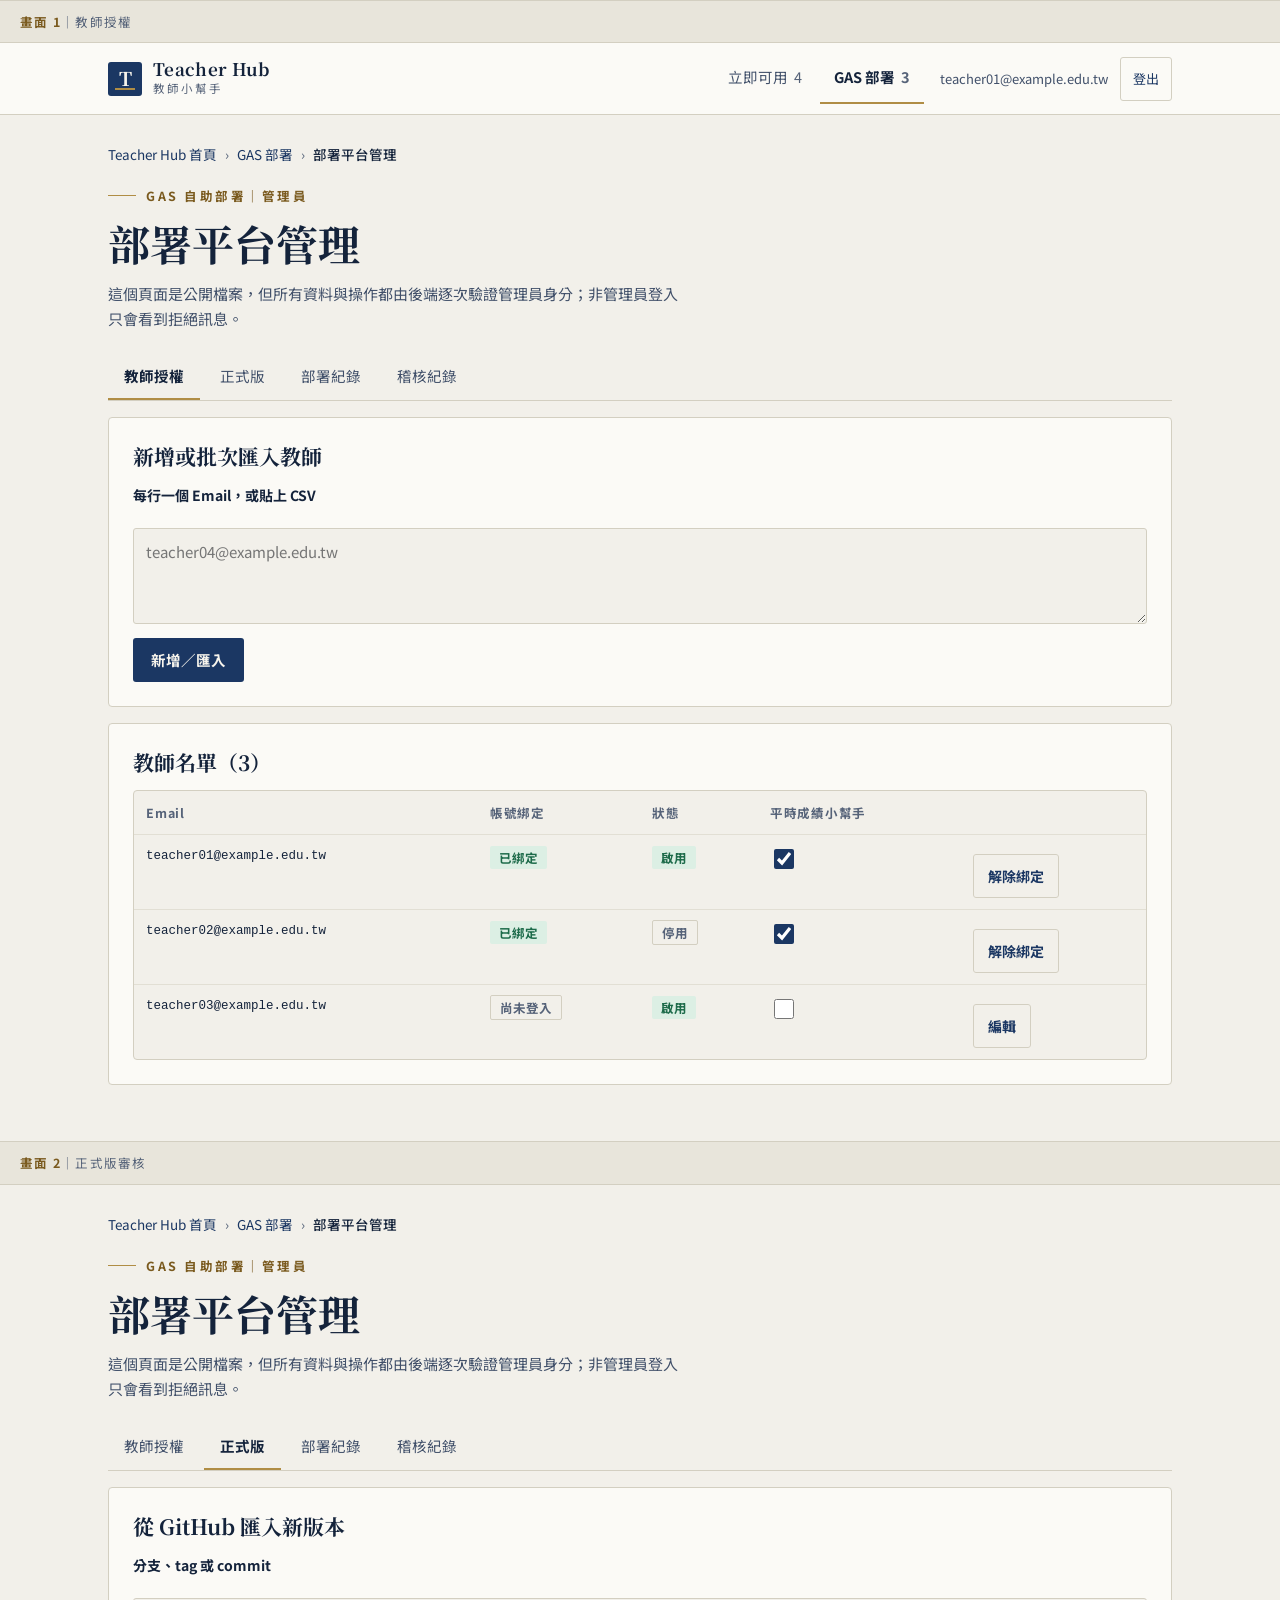
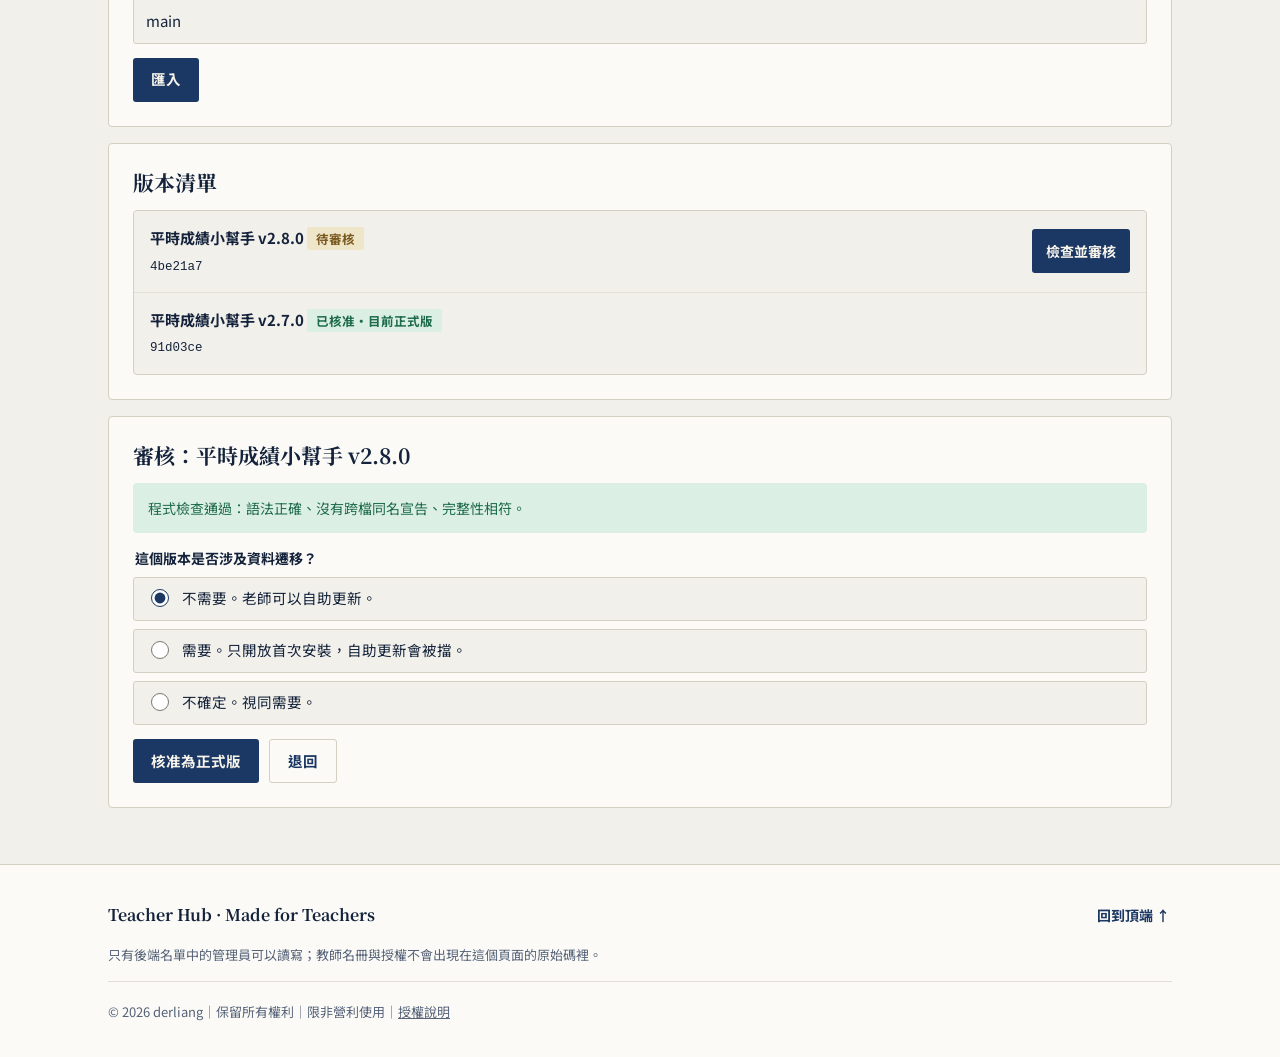
<file: docs/design/mockups/部署管理.html>
<!doctype html>
<!--
Copyright (c) 2026 derliang. All rights reserved.
Non-commercial use only. See LICENSE.md.
Authorization inquiries: derliang@gmail.com

設計模擬頁：只含示意用的假資料，不是正式頁面，不會被首頁連到。
規範見 docs/design/DESIGN.md。
-->
<html lang="zh-Hant">
<head>
<meta charset="utf-8">
<meta name="viewport" content="width=device-width, initial-scale=1">
<title>部署平台管理｜Teacher Hub（設計模擬頁）</title>
<link rel="stylesheet" href="https://fonts.googleapis.com/css2?family=Noto+Sans+TC:wght@400;500;700&family=Noto+Serif+TC:wght@600;700&display=swap">
<style>

/* Layout concept: 學院編輯風。象牙底、海軍藍主色、黃銅金只用在標示與細線。首頁分「立即可用」「GAS 部署」兩區，頂端固定導覽標出所在區段，子頁用麵包屑。 */
:root{
  --bg:#f2f0ea; --surface:#fbfaf6; --sunk:#e8e5db;
  --ink:#14233b; --ink2:#41506a; --ink3:#566379;
  --line:#d3cfc1; --line-soft:#e2dfd4;
  --primary:#1b3763; --on-primary:#f7f4ec; --on-primary-2:#d3dbec;
  --brass:#7a5a1e; --brass-line:#b08d45; --brass-soft:#efe5c9;
  --chip-live-bg:#dde5f1; --chip-live-fg:#1b3763;
  --shadow:rgba(20,35,59,.28);
  --ok:#1d6b4a; --ok-soft:#dcefe4; --bad:#9d2b2b; --bad-soft:#f5dfdc;
  --serif:"Noto Serif TC","Songti TC","PMingLiU",serif;
  --sans:"Noto Sans TC","PingFang TC","Microsoft JhengHei",system-ui,sans-serif;
}
@media (prefers-color-scheme: dark){:root:not([data-theme="light"]){
  --bg:#0c1524; --surface:#13203a; --sunk:#09101c;
  --ink:#f0ebdf; --ink2:#c2c9d6; --ink3:#9ba7bb;
  --line:#2b3a58; --line-soft:#1f2c47;
  --primary:#e3c47f; --on-primary:#10192b; --on-primary-2:#2b3550;
  --brass:#e3c47f; --brass-line:#b08d45; --brass-soft:#2b2819;
  --chip-live-bg:#1c2e50; --chip-live-fg:#c9d8f2;
  --ok:#7fd1a6; --ok-soft:#133125; --bad:#f2a7a0; --bad-soft:#381a1b;
  --shadow:rgba(0,0,0,.6); color-scheme:dark}}
:root[data-theme="dark"]{
  --bg:#0c1524; --surface:#13203a; --sunk:#09101c;
  --ink:#f0ebdf; --ink2:#c2c9d6; --ink3:#9ba7bb;
  --line:#2b3a58; --line-soft:#1f2c47;
  --primary:#e3c47f; --on-primary:#10192b; --on-primary-2:#2b3550;
  --brass:#e3c47f; --brass-line:#b08d45; --brass-soft:#2b2819;
  --chip-live-bg:#1c2e50; --chip-live-fg:#c9d8f2;
  --ok:#7fd1a6; --ok-soft:#133125; --bad:#f2a7a0; --bad-soft:#381a1b;
  --shadow:rgba(0,0,0,.6); color-scheme:dark}


*{box-sizing:border-box}body{margin:0;background:var(--bg);color:var(--ink);font-family:var(--sans);font-size:15px;line-height:1.7}a{color:var(--primary)}a:focus-visible,button:focus-visible,input:focus-visible{outline:2px solid var(--brass-line);outline-offset:2px}
/* ===== 設計稿內容（site）：以 container query 重現三種裝置寬度 ===== */
.site{background:var(--bg);color:var(--ink);font-family:var(--sans);font-size:15px;line-height:1.7;text-align:left}
.site a{color:inherit}
.wrap{width:100%;max-width:1160px;margin-inline:auto;padding-inline:20px}
.nav{background:var(--surface);border-bottom:1px solid var(--line)}
.nav .wrap{display:flex;align-items:center;gap:8px 16px;flex-wrap:wrap;min-height:64px;padding-block:10px}
.brand{display:flex;align-items:center;gap:11px;text-decoration:none}
.mark{position:relative;width:34px;height:34px;border-radius:3px;background:var(--primary);color:var(--on-primary);display:grid;place-items:center;font-family:var(--serif);font-weight:700;font-size:19px}
.mark::after{content:"";position:absolute;left:7px;right:7px;bottom:6px;height:2px;background:var(--brass-line)}
.brand b{display:block;font-family:var(--serif);font-size:17px;line-height:1.15;letter-spacing:.02em}
.brand small{display:block;font-size:11.5px;color:var(--ink3);letter-spacing:.18em}
.links{display:none;margin-left:auto;gap:4px}
.links a{display:block;padding:12px 14px;font-size:14.5px;color:var(--ink2);text-decoration:none;border-bottom:2px solid transparent}
.links a:hover{color:var(--ink)}
.links a[aria-current]{color:var(--ink);font-weight:700;border-bottom-color:var(--brass-line)}
.links em{font-style:normal;margin-left:6px;color:var(--ink3);font-variant-numeric:tabular-nums}
.search{display:none;position:relative}
.search svg{position:absolute;left:11px;top:50%;translate:0 -50%;color:var(--ink3)}
.search input{width:230px;height:42px;padding:0 12px 0 34px;border:1px solid var(--line);border-radius:3px;background:var(--bg);color:var(--ink);font:inherit;font-size:14px}
.search input::placeholder{color:var(--ink3)}
.sbtn{margin-left:auto;width:44px;height:44px;display:grid;place-items:center;border:1px solid var(--line);border-radius:3px;background:transparent;color:var(--ink)}
.tabs{display:flex;width:100%}
.tabs a{flex:1;min-height:44px;display:flex;align-items:center;justify-content:center;gap:6px;border:1px solid var(--line);font-size:14.5px;text-decoration:none;color:var(--ink2)}
.tabs a+a{border-left:0}
.tabs a:first-child{border-radius:3px 0 0 3px}.tabs a:last-child{border-radius:0 3px 3px 0}
.tabs a[aria-current]{background:var(--primary);border-color:var(--primary);color:var(--on-primary);font-weight:700}
.tabs em{font-style:normal;font-variant-numeric:tabular-nums}
@media (min-width:600px){
  .wrap{padding-inline:36px}
  .links,.search{display:flex}.search{display:block}
  .sbtn,.tabs{display:none}
}
@media (min-width:1024px){.wrap{padding-inline:48px}}

.hero{padding-block:40px 36px;border-bottom:1px solid var(--line)}
.hero .wrap{display:grid;gap:26px;grid-template-columns:minmax(0,1fr)}
.eyebrow{font-size:12px;letter-spacing:.24em;font-weight:700;color:var(--brass)}
.hero h1{font-family:var(--serif);font-weight:700;font-size:34px;line-height:1.25;letter-spacing:.01em;margin:12px 0 14px;text-wrap:balance}
.hero p{margin:0;color:var(--ink2);font-size:15.5px;max-width:30em}
.diff{margin:0;padding:18px 20px;background:var(--surface);border:1px solid var(--line);border-radius:4px;display:grid;gap:12px}
.diff h2{margin:0;font-size:12.5px;letter-spacing:.16em;color:var(--ink3);font-weight:700}
.diff dl{margin:0;display:grid;gap:10px}
.diff dt{font-weight:700;font-size:14.5px;display:flex;gap:8px;align-items:center}
.diff dd{margin:2px 0 0;font-size:14px;color:var(--ink2)}
.dot{width:9px;height:9px;border-radius:50%;background:var(--primary);flex:none}
.dot.b{background:transparent;border:2px solid var(--brass-line)}
@media (min-width:600px){.hero{padding-block:52px 44px}.hero h1{font-size:44px}}
@media (min-width:1024px){
  .hero{padding-block:76px 64px}
  .hero .wrap{grid-template-columns:minmax(0,1.5fr) minmax(0,1fr);gap:64px;align-items:end}
  .hero h1{font-size:56px}
}

.zone{padding-block:44px 36px}
.zone.alt{background:var(--sunk);border-top:1px solid var(--line)}
.zhead{display:grid;gap:10px;margin-bottom:26px}
.kicker{display:flex;align-items:center;gap:10px;font-size:12.5px;letter-spacing:.2em;font-weight:700;color:var(--brass)}
.kicker::before{content:"";width:28px;height:1px;background:var(--brass-line)}
.zhead h2{font-family:var(--serif);font-size:26px;line-height:1.3;margin:0;text-wrap:balance}
.zhead p{margin:0;color:var(--ink2);max-width:40em;font-size:14.5px}
.count{display:none;font-family:var(--serif);color:var(--ink3);font-size:15px;white-space:nowrap}
.count b{font-size:44px;line-height:1;color:var(--brass);margin-right:4px;font-variant-numeric:tabular-nums}
@media (min-width:1024px){
  .zone{padding-block:64px 52px}
  .zhead{grid-template-columns:minmax(0,1fr) auto;align-items:end;gap:6px 40px}
  .zhead .txt{display:grid;gap:10px}
  .count{display:block}
  .zhead h2{font-size:32px}
}

.grid{display:grid;gap:18px;grid-template-columns:minmax(0,1fr)}
@media (min-width:600px){.grid.n4{grid-template-columns:repeat(2,minmax(0,1fr))}}
@media (min-width:760px){.grid.n3{grid-template-columns:repeat(3,minmax(0,1fr))}}
@media (min-width:1100px){.grid.n4{grid-template-columns:repeat(4,minmax(0,1fr));gap:20px}.grid.n3{gap:24px}}

.card{display:flex;flex-direction:column;background:var(--surface);border:1px solid var(--line);border-radius:4px;color:inherit;text-decoration:none;overflow:hidden;min-width:0;transition:transform .2s,border-color .2s,box-shadow .2s}
a.card:hover,a.card:focus-visible{transform:translateY(-3px);border-color:var(--brass-line);box-shadow:0 16px 28px -20px var(--shadow)}
.thumb{aspect-ratio:16/10;background:var(--sunk);border-bottom:1px solid var(--line);overflow:hidden}
.thumb img{display:block;width:100%;height:100%;object-fit:cover;filter:saturate(.8)}
.cb{display:flex;flex-direction:column;gap:10px;padding:18px 18px 14px;flex:1;min-width:0}
.meta{display:flex;justify-content:space-between;align-items:center;gap:6px 10px;flex-wrap:wrap}
.tag{font-size:12.5px;letter-spacing:.08em;color:var(--ink3)}
.st{font-size:12.5px;font-weight:700;padding:2px 9px;border-radius:2px;white-space:nowrap}
.st-live{background:var(--chip-live-bg);color:var(--chip-live-fg)}
.st-beta,.st-wip{background:var(--brass-soft);color:var(--brass)}
.st-cand{border:1px dashed var(--ink3);color:var(--ink3)}
.card h3{font-family:var(--serif);font-size:21px;line-height:1.3;margin:0}
.lead{margin:0;color:var(--ink2);font-size:14.5px;line-height:1.75}
.feat{display:flex;flex-wrap:wrap;margin:0;padding:0;list-style:none;font-size:13px;color:var(--ink3);line-height:1.8}
.feat li+li::before{content:"·";margin:0 7px}
.foot{margin-top:auto;padding-top:10px;border-top:1px solid var(--line-soft);min-height:48px;display:flex;justify-content:space-between;align-items:center;gap:6px 12px;flex-wrap:wrap}
.ver{font-size:12.5px;color:var(--ink3);font-variant-numeric:tabular-nums}
.go{display:inline-flex;align-items:center;gap:6px;font-weight:700;font-size:14px;color:var(--primary);margin-left:auto}
.go svg{transition:translate .2s}
a.card:hover .go svg{translate:3px 0}
.card.wip{border-color:var(--brass-line)}
.card.cand{border-style:dashed;background:transparent}
.card.cand .thumb img{filter:grayscale(.7);opacity:.7}
.card.cand .go{color:var(--ink3);font-weight:500}

.steps{display:grid;grid-template-columns:minmax(0,1fr);margin:0 0 26px;padding:0;list-style:none;counter-reset:s;background:var(--surface);border:1px solid var(--line);border-radius:4px}
.steps li{counter-increment:s;display:flex;gap:12px;align-items:baseline;padding:12px 16px;font-size:14px;border-bottom:1px solid var(--line-soft);min-width:0}
.steps li:last-child{border-bottom:0}
.steps li::before{content:counter(s);font-family:var(--serif);font-weight:700;font-size:18px;color:var(--brass)}
.steps-h{margin:0 0 8px;font-size:12.5px;letter-spacing:.14em;color:var(--ink3);font-weight:700}
@media (min-width:600px){
  .steps{grid-template-columns:repeat(4,minmax(0,1fr))}
  .steps li{border-bottom:0;border-right:1px solid var(--line-soft)}.steps li:last-child{border-right:0}
}

.foot-site{border-top:1px solid var(--line);background:var(--surface);padding-block:28px 26px;font-size:13px;color:var(--ink3);line-height:1.8}
.foot-site .wrap{display:grid;gap:6px}
.foot-site .fhead{display:flex;align-items:center;justify-content:space-between;gap:8px 16px}
.foot-site strong{font-family:var(--serif);font-size:16px;line-height:1.3;color:var(--ink)}
.foot-site .top-link{display:inline-flex;align-items:center;min-height:44px;padding-inline:2px;color:var(--primary);font-weight:700;text-decoration:none;font-size:14px;white-space:nowrap}
.foot-site .top-link:hover{text-decoration:underline}
.foot-site .fnote{margin:0}
.foot-site .flegal{display:flex;flex-wrap:wrap;align-items:center;justify-content:space-between;gap:0 16px;margin-top:8px;padding-top:6px;border-top:1px solid var(--line-soft)}
.foot-site .cr a{display:inline-block;padding:12px 0}
.foot-site .version-meta{font-variant-numeric:tabular-nums}

/* 1b：兩扇門 + 橫列卡片 */
.doors{display:grid;gap:14px;grid-template-columns:minmax(0,1fr);margin-top:28px}
@media (min-width:600px){.doors{grid-template-columns:repeat(2,minmax(0,1fr))}}
.door{display:grid;gap:6px;padding:22px 22px 18px;border-radius:4px;text-decoration:none;min-width:0}
.door.a{background:var(--primary);color:var(--on-primary);border:1px solid var(--primary)}
.door.b{background:var(--surface);color:var(--ink);border:1px solid var(--brass-line)}
.door .k{font-size:12.5px;letter-spacing:.2em;font-weight:700}
.door.a .k{color:var(--on-primary-2)}.door.b .k{color:var(--brass)}
.door h2{font-family:var(--serif);font-size:26px;line-height:1.3;margin:0}
.door p{margin:0;font-size:14.5px}
.door.a p{color:var(--on-primary-2)}.door.b p{color:var(--ink2)}
.door .n{display:flex;align-items:baseline;justify-content:space-between;margin-top:10px;padding-top:10px;border-top:1px solid currentColor;font-size:14px;font-weight:700}
.door .n b{font-family:var(--serif);font-size:30px;line-height:1;font-variant-numeric:tabular-nums}
a.door{transition:transform .2s,border-color .2s,box-shadow .2s}
a.door:hover,a.door:focus-visible{transform:translateY(-3px);box-shadow:0 16px 28px -20px var(--shadow)}
a.door.a:hover,a.door.a:focus-visible{border-color:var(--brass-line)}
a.door.b:hover,a.door.b:focus-visible{border-color:var(--brass)}
.door .n svg{transition:translate .2s}
a.door:hover .n svg,a.door:focus-visible .n svg{translate:3px 0}
.hero.b .wrap{display:block}
.hero.b h1{max-width:12em}
@media (min-width:1024px){.hero.b{padding-block:72px 56px}.hero.b .doors{margin-top:44px}.door{padding:28px 30px 22px}.door h2{font-size:32px}}

.rows{display:grid;gap:14px;grid-template-columns:minmax(0,1fr)}
@media (min-width:1024px){.rows.two{grid-template-columns:repeat(2,minmax(0,1fr));gap:20px}}
.row{display:grid;grid-template-columns:104px minmax(0,1fr);align-items:start}
.row .thumb{aspect-ratio:1;margin:14px 0 0 14px;border:1px solid var(--line);border-radius:3px}
.row .cb{padding:14px 16px 12px}
.row h3{font-size:19px}
.row .lead{font-size:14px;line-height:1.7}
.row .feat{display:none}
@media (min-width:600px){
  .row{grid-template-columns:230px minmax(0,1fr)}
  .row .thumb{aspect-ratio:4/3;margin:18px 0 18px 18px}
  .row .cb{padding:18px 20px 14px;height:100%}
  .row .feat{display:flex}
  .row h3{font-size:22px}
}
.row .foot{margin-top:auto}

/* 子頁 */
.crumbs{display:flex;flex-wrap:wrap;align-items:center;gap:2px 8px;font-size:13.5px;color:var(--ink3);padding-block:18px 0}
.crumbs a{display:inline-flex;align-items:center;min-height:44px;color:var(--primary);text-decoration:none}
.crumbs a:hover{text-decoration:underline}
.crumbs b{font-weight:500;color:var(--ink)}
.sub{padding-block:6px 48px}
.sub h1{font-family:var(--serif);font-size:32px;line-height:1.3;margin:10px 0 14px;text-wrap:balance}
@media (min-width:1024px){.sub h1{font-size:44px}}
.banner{display:flex;gap:12px;align-items:flex-start;padding:14px 16px;background:var(--brass-soft);border:1px solid var(--brass-line);border-radius:4px;color:var(--ink);font-size:14.5px;margin-bottom:22px}
.banner i{flex:none;margin-top:4px;width:10px;height:10px;background:var(--brass-line);transform:rotate(45deg)}
.banner b{color:var(--brass)}
.opts{display:grid;gap:16px;grid-template-columns:minmax(0,1fr);margin:0 0 28px}
@media (min-width:600px){.opts{grid-template-columns:repeat(2,minmax(0,1fr))}}
.opt{padding:22px;background:var(--surface);border:1px solid var(--line);border-radius:4px;display:grid;gap:8px;align-content:start}
.opt h2{font-family:var(--serif);font-size:21px;margin:0}
.opt p{margin:0;color:var(--ink2);font-size:14.5px}
.btn{justify-self:start;margin-top:8px;min-height:44px;padding:0 18px;display:inline-flex;align-items:center;gap:8px;background:var(--primary);color:var(--on-primary);border:0;border-radius:3px;font:inherit;font-size:14.5px;font-weight:700}
.back{display:inline-flex;align-items:center;gap:8px;min-height:44px;color:var(--primary);font-weight:700;text-decoration:none}

/* ===== 第 2 輪：自助部署頁元件 ===== */
.acct{display:flex;align-items:center;gap:4px 12px;width:100%;font-size:13px;color:var(--ink2);flex-wrap:wrap}
.acct .em{min-width:0;overflow-wrap:anywhere}
.lo{min-height:44px;padding:0 12px;border:1px solid var(--line);background:transparent;color:var(--primary);border-radius:3px;font:inherit;font-size:13px}
@media (min-width:600px){.acct{width:auto}}
.narrow{max-width:960px}
.pagehead{display:grid;gap:10px;padding-block:8px 24px}
.pagehead h1{font-family:var(--serif);font-size:32px;line-height:1.3;margin:0;text-wrap:balance}
.pagehead p{margin:0;color:var(--ink2);max-width:38em}
@media (min-width:1024px){.pagehead h1{font-size:42px}}
.panel{background:var(--surface);border:1px solid var(--line);border-radius:4px;padding:20px;display:grid;gap:14px;align-content:start;min-width:0}
.panel h2{font-family:var(--serif);font-size:21px;margin:0;line-height:1.35}
.panel h3{font-size:15px;margin:0}
.panel p{margin:0;color:var(--ink2);font-size:14.5px}
@media (min-width:600px){.panel{padding:24px}}
.stack{display:grid;gap:16px;padding-bottom:56px}
.does{display:grid;gap:16px;grid-template-columns:minmax(0,1fr)}
@media (min-width:600px){.does{grid-template-columns:repeat(2,minmax(0,1fr))}}
.does ul{margin:0;padding:0;list-style:none;display:grid;gap:8px;font-size:14.5px;color:var(--ink2)}
.does li{display:flex;gap:10px;align-items:baseline}
.does li::before{content:"\2713";color:var(--ok);font-weight:700}
.does .no li::before{content:"\2715";color:var(--bad)}
.gplace{border:1px dashed var(--ink3);padding:14px 16px;font-size:13px;color:var(--ink3);display:flex;align-items:center;justify-content:center;min-height:48px;font-family:ui-monospace,Menlo,Consolas,monospace;text-align:center}
.notice{padding:12px 14px;border-radius:4px;font-size:14px;line-height:1.75;border:1px solid transparent}
.notice.info{background:var(--chip-live-bg);color:var(--chip-live-fg)}
.notice.warn{background:var(--brass-soft);color:var(--brass);border-color:var(--brass-line)}
.notice.bad{background:var(--bad-soft);color:var(--bad)}
.notice.ok{background:var(--ok-soft);color:var(--ok)}
.notice a{color:inherit}
.st-ok{background:var(--ok-soft);color:var(--ok)}
.st-bad{background:var(--bad-soft);color:var(--bad)}
.st-gray{border:1px solid var(--line);color:var(--ink3)}
.kv{display:grid;grid-template-columns:minmax(0,1fr);gap:2px 18px;margin:0;font-size:14.5px}
.kv dt{font-size:12.5px;letter-spacing:.06em;color:var(--ink3);margin-top:8px}
.kv dd{margin:0;overflow-wrap:anywhere;color:var(--ink)}
@media (min-width:600px){.kv{grid-template-columns:max-content minmax(0,1fr);gap:8px 22px}.kv dt{margin-top:0;font-size:13.5px;letter-spacing:0}}
.lbl{display:block;font-size:14px;font-weight:700;margin-bottom:6px}
.inp{width:100%;min-height:46px;padding:0 12px;border:1px solid var(--line);border-radius:3px;background:var(--bg);color:var(--ink);font:inherit;font-size:15px}
textarea.inp{min-height:96px;padding:10px 12px;resize:vertical}
.hint{font-size:13px;color:var(--ink3);margin:6px 0 0}
.chk{display:flex;gap:12px;align-items:flex-start;font-size:14.5px;line-height:1.7;color:var(--ink);padding:6px 0}
.chk input{width:22px;height:22px;margin-top:2px;flex:none;accent-color:var(--primary)}
.btns{display:flex;gap:10px;flex-wrap:wrap;align-items:center}
.btn.ghost{background:transparent;color:var(--primary);border:1px solid var(--line)}
.btn.sm{font-size:14px;padding:0 14px}
.btn[disabled]{opacity:.5}
.btn.danger{background:transparent;color:var(--bad);border:1px solid var(--bad)}
.btns .btn,.dep .btn{margin-top:0}
.deps{display:grid;border:1px solid var(--line);border-radius:4px;background:var(--bg)}
.dep{display:grid;gap:10px;padding:14px 16px;border-bottom:1px solid var(--line-soft)}
.dep:last-child{border-bottom:0}
.dep>div{min-width:0}
.dep .u{font-family:ui-monospace,Menlo,Consolas,monospace;font-size:12.5px;color:var(--ink2);overflow-wrap:anywhere;margin-top:4px}
.dep small{display:block;color:var(--ink3);font-size:12.5px;margin-top:2px}
@media (min-width:600px){.dep{grid-template-columns:minmax(0,1fr) auto;align-items:center}}
.prod{display:grid;grid-template-columns:72px minmax(0,1fr);gap:16px;align-items:center}
.prod img{display:block;width:72px;height:72px;object-fit:cover;border:1px solid var(--line);border-radius:3px;filter:saturate(.8)}
.inl{display:grid;gap:14px;border-top:1px solid var(--line);padding-top:18px}
.inl h3{font-family:var(--serif);font-size:19px}
.prog{list-style:none;margin:0;padding:0;display:grid}
.prog li{display:grid;grid-template-columns:26px minmax(0,1fr);gap:12px;padding:9px 0;border-bottom:1px dashed var(--line);font-size:14.5px;color:var(--ink3)}
.prog li:last-child{border-bottom:0}
.prog .d{width:24px;height:24px;border-radius:50%;display:grid;place-items:center;font-size:12px;border:1px solid var(--line);background:var(--bg);color:var(--ink3)}
.prog .done{color:var(--ink)}
.prog .done .d{background:var(--ok-soft);border-color:var(--ok);color:var(--ok)}
.prog .run{color:var(--ink);font-weight:700}
.prog .run .d{border-color:var(--brass-line);background:var(--brass-soft);color:var(--brass)}
.prog .fail{color:var(--bad);font-weight:700}
.prog .fail .d{background:var(--bad-soft);border-color:var(--bad);color:var(--bad)}
.prog small{display:block;font-weight:400;color:var(--ink3);font-size:12.5px}
.todo{margin:0;padding:0;list-style:none;display:grid;gap:12px;counter-reset:t}
.todo li{counter-increment:t;display:grid;grid-template-columns:30px minmax(0,1fr);gap:10px;font-size:14.5px;line-height:1.75;color:var(--ink2)}
.todo li::before{content:counter(t);font-family:var(--serif);font-weight:700;font-size:22px;line-height:1.3;color:var(--brass)}
.wiz{display:grid;gap:20px;grid-template-columns:minmax(0,1fr);padding-bottom:56px}
.rail{display:none;list-style:none;margin:0;padding:0;counter-reset:w}
.rail li{counter-increment:w;display:flex;gap:12px;align-items:baseline;padding:12px 0 12px 14px;border-left:2px solid var(--line);font-size:14.5px;color:var(--ink3)}
.rail li::before{content:counter(w);font-family:var(--serif);font-weight:700}
.rail li.done{border-color:var(--brass-line);color:var(--ink2)}
.rail li.done::before{content:"\2713";color:var(--ok)}
.rail li.cur{border-color:var(--primary);color:var(--ink);font-weight:700}
.rail li.cur::before{color:var(--brass)}
.mini{display:grid;gap:8px}
.mini .bar{display:grid;grid-template-columns:repeat(4,1fr);gap:4px}
.mini .bar i{height:4px;border-radius:2px;background:var(--line)}
.mini .bar i.on{background:var(--brass-line)}
.mini p{margin:0;font-size:13.5px;color:var(--ink2)}
.mini b{color:var(--ink)}
.wizbody{display:grid;gap:16px;min-width:0;align-content:start}
@media (min-width:760px){.wiz{grid-template-columns:200px minmax(0,1fr);gap:48px}.rail{display:grid;align-content:start}.mini{display:none}}
.atabs{display:flex;gap:4px;border-bottom:1px solid var(--line);overflow-x:auto;margin-bottom:16px}
.atabs button{min-height:44px;padding:0 16px;background:transparent;border:0;border-bottom:2px solid transparent;color:var(--ink2);font:inherit;font-size:14.5px;white-space:nowrap}
.atabs button[aria-selected="true"]{color:var(--ink);font-weight:700;border-bottom-color:var(--brass-line)}
.tw{overflow-x:auto;border:1px solid var(--line);border-radius:4px;background:var(--bg)}
.tw table{width:100%;min-width:600px;border-collapse:collapse;font-size:14px}
.tw th,.tw td{text-align:left;padding:11px 12px;border-bottom:1px solid var(--line-soft);vertical-align:top}
.tw th{font-size:12.5px;color:var(--ink3);font-weight:700;letter-spacing:.06em}
.tw tr:last-child td{border-bottom:0}
.tw input[type="checkbox"]{width:20px;height:20px;accent-color:var(--primary)}
.rel{display:grid;gap:10px;padding:14px 16px;border-bottom:1px solid var(--line-soft)}
.rel:last-child{border-bottom:0}
.radios{display:grid;gap:8px;border:0;margin:0;padding:0}
.radios label{display:flex;gap:10px;align-items:flex-start;font-size:14.5px;min-height:44px;padding:8px 12px;border:1px solid var(--line);border-radius:3px;background:var(--bg)}
.radios input{margin-top:3px;width:18px;height:18px;accent-color:var(--primary)}
.mono{font-family:ui-monospace,Menlo,Consolas,monospace;font-size:12.5px}
.vstack{display:grid;gap:16px;padding-bottom:56px}

@media(prefers-reduced-motion:reduce){.card,.go svg{transition:none}a.card:hover{transform:none}}
@media(prefers-reduced-motion:reduce){a.door,.door .n svg{transition:none}a.door:hover,a.door:focus-visible{transform:none}a.door:hover .n svg,a.door:focus-visible .n svg{translate:none}}


.nav{position:sticky;top:0;z-index:20}
@media (min-width:1024px){.rows.two>:last-child:nth-child(odd){grid-column:1/-1}}
.screen-label{margin:0;padding:10px 20px;background:var(--sunk);border-block:1px solid var(--line);color:var(--ink3);font-size:12.5px;letter-spacing:.1em}
.screen-label b{color:var(--brass)}

</style>
</head>
<body>
<div class="site">
<p class="screen-label"><b>畫面 1</b>｜教師授權</p>
<nav class="nav" aria-label="主要導覽"><div class="wrap"><a class="brand" href="#"><span class="mark" aria-hidden="true">T</span><span><b>Teacher Hub</b><small>教師小幫手</small></span></a><div class="links"><a href="#">立即可用<em>4</em></a><a href="#" aria-current="true">GAS 部署<em>3</em></a></div><div class="tabs"><a href="#">立即可用 <em>4</em></a><a href="#" aria-current="true">GAS 部署 <em>3</em></a></div><div class="acct"><span class="em">teacher01@example.edu.tw</span><button class="lo" type="button">登出</button></div></div></nav><div class="wrap"><nav class="crumbs" aria-label="所在位置"><a href="#">Teacher Hub 首頁</a><span aria-hidden="true">›</span><a href="#">GAS 部署</a><span aria-hidden="true">›</span><b aria-current="page">部署平台管理</b></nav><div class="pagehead"><span class="kicker">GAS 自助部署｜管理員</span><h1>部署平台管理</h1><p>這個頁面是公開檔案，但所有資料與操作都由後端逐次驗證管理員身分；非管理員登入只會看到拒絕訊息。</p></div><div class="atabs" role="tablist"><button type="button" role="tab" aria-selected="true">教師授權</button><button type="button" role="tab" aria-selected="false">正式版</button><button type="button" role="tab" aria-selected="false">部署紀錄</button><button type="button" role="tab" aria-selected="false">稽核紀錄</button></div><div class="vstack"><section class="panel"><h2>新增或批次匯入教師</h2><label class="lbl" for="em">每行一個 Email，或貼上 CSV</label><textarea class="inp" id="em" placeholder="teacher04@example.edu.tw"></textarea><div class="btns"><button class="btn" type="button">新增／匯入</button></div></section><section class="panel"><h2>教師名單（3）</h2><div class="tw"><table><thead><tr><th>Email</th><th>帳號綁定</th><th>狀態</th><th>平時成績小幫手</th><th></th></tr></thead><tbody><tr><td class="mono">teacher01@example.edu.tw</td><td><span class="st st-ok">已綁定</span></td><td><span class="st st-ok">啟用</span></td><td><input type="checkbox" checked aria-label="授權 teacher01@example.edu.tw"></td><td><button class="btn sm ghost" type="button">解除綁定</button></td></tr><tr><td class="mono">teacher02@example.edu.tw</td><td><span class="st st-ok">已綁定</span></td><td><span class="st st-gray">停用</span></td><td><input type="checkbox" checked aria-label="授權 teacher02@example.edu.tw"></td><td><button class="btn sm ghost" type="button">解除綁定</button></td></tr><tr><td class="mono">teacher03@example.edu.tw</td><td><span class="st st-gray">尚未登入</span></td><td><span class="st st-ok">啟用</span></td><td><input type="checkbox"  aria-label="授權 teacher03@example.edu.tw"></td><td><button class="btn sm ghost" type="button">編輯</button></td></tr></tbody></table></div></section></div></div>
<p class="screen-label"><b>畫面 2</b>｜正式版審核</p>
<div class="wrap"><nav class="crumbs" aria-label="所在位置"><a href="#">Teacher Hub 首頁</a><span aria-hidden="true">›</span><a href="#">GAS 部署</a><span aria-hidden="true">›</span><b aria-current="page">部署平台管理</b></nav><div class="pagehead"><span class="kicker">GAS 自助部署｜管理員</span><h1>部署平台管理</h1><p>這個頁面是公開檔案，但所有資料與操作都由後端逐次驗證管理員身分；非管理員登入只會看到拒絕訊息。</p></div><div class="atabs" role="tablist"><button type="button" role="tab" aria-selected="false">教師授權</button><button type="button" role="tab" aria-selected="true">正式版</button><button type="button" role="tab" aria-selected="false">部署紀錄</button><button type="button" role="tab" aria-selected="false">稽核紀錄</button></div><div class="vstack"><section class="panel"><h2>從 GitHub 匯入新版本</h2><label class="lbl" for="ref">分支、tag 或 commit</label><input class="inp" id="ref" type="text" value="main"><div class="btns"><button class="btn" type="button">匯入</button></div></section><section class="panel"><h2>版本清單</h2><div class="deps"><div class="rel"><div class="btns" style="justify-content:space-between"><div><b>平時成績小幫手 v2.8.0</b> <span class="st st-wip">待審核</span><br><span class="mono">4be21a7</span></div><button class="btn sm" type="button">檢查並審核</button></div></div><div class="rel"><div class="btns" style="justify-content:space-between"><div><b>平時成績小幫手 v2.7.0</b> <span class="st st-ok">已核准・目前正式版</span><br><span class="mono">91d03ce</span></div></div></div></div></section><section class="panel"><h2>審核：平時成績小幫手 v2.8.0</h2><div class="notice ok">程式檢查通過：語法正確、沒有跨檔同名宣告、完整性相符。</div><fieldset class="radios"><legend class="lbl">這個版本是否涉及資料遷移？</legend><label><input type="radio" name="mg" checked> 不需要。老師可以自助更新。</label><label><input type="radio" name="mg"> 需要。只開放首次安裝，自助更新會被擋。</label><label><input type="radio" name="mg"> 不確定。視同需要。</label></fieldset><div class="btns"><button class="btn" type="button">核准為正式版</button><button class="btn ghost" type="button">退回</button></div></section></div></div>
<footer class="foot-site"><div class="wrap"><div class="fhead"><strong>Teacher Hub · Made for Teachers</strong><a class="top-link" href="#">回到頂端 ↑</a></div><p class="fnote">只有後端名單中的管理員可以讀寫；教師名冊與授權不會出現在這個頁面的原始碼裡。</p><div class="flegal"><span class="cr">© 2026 derliang｜保留所有權利｜限非營利使用｜<a href="#">授權說明</a></span></div></div></footer>
</div>
</body>
</html>
</file>
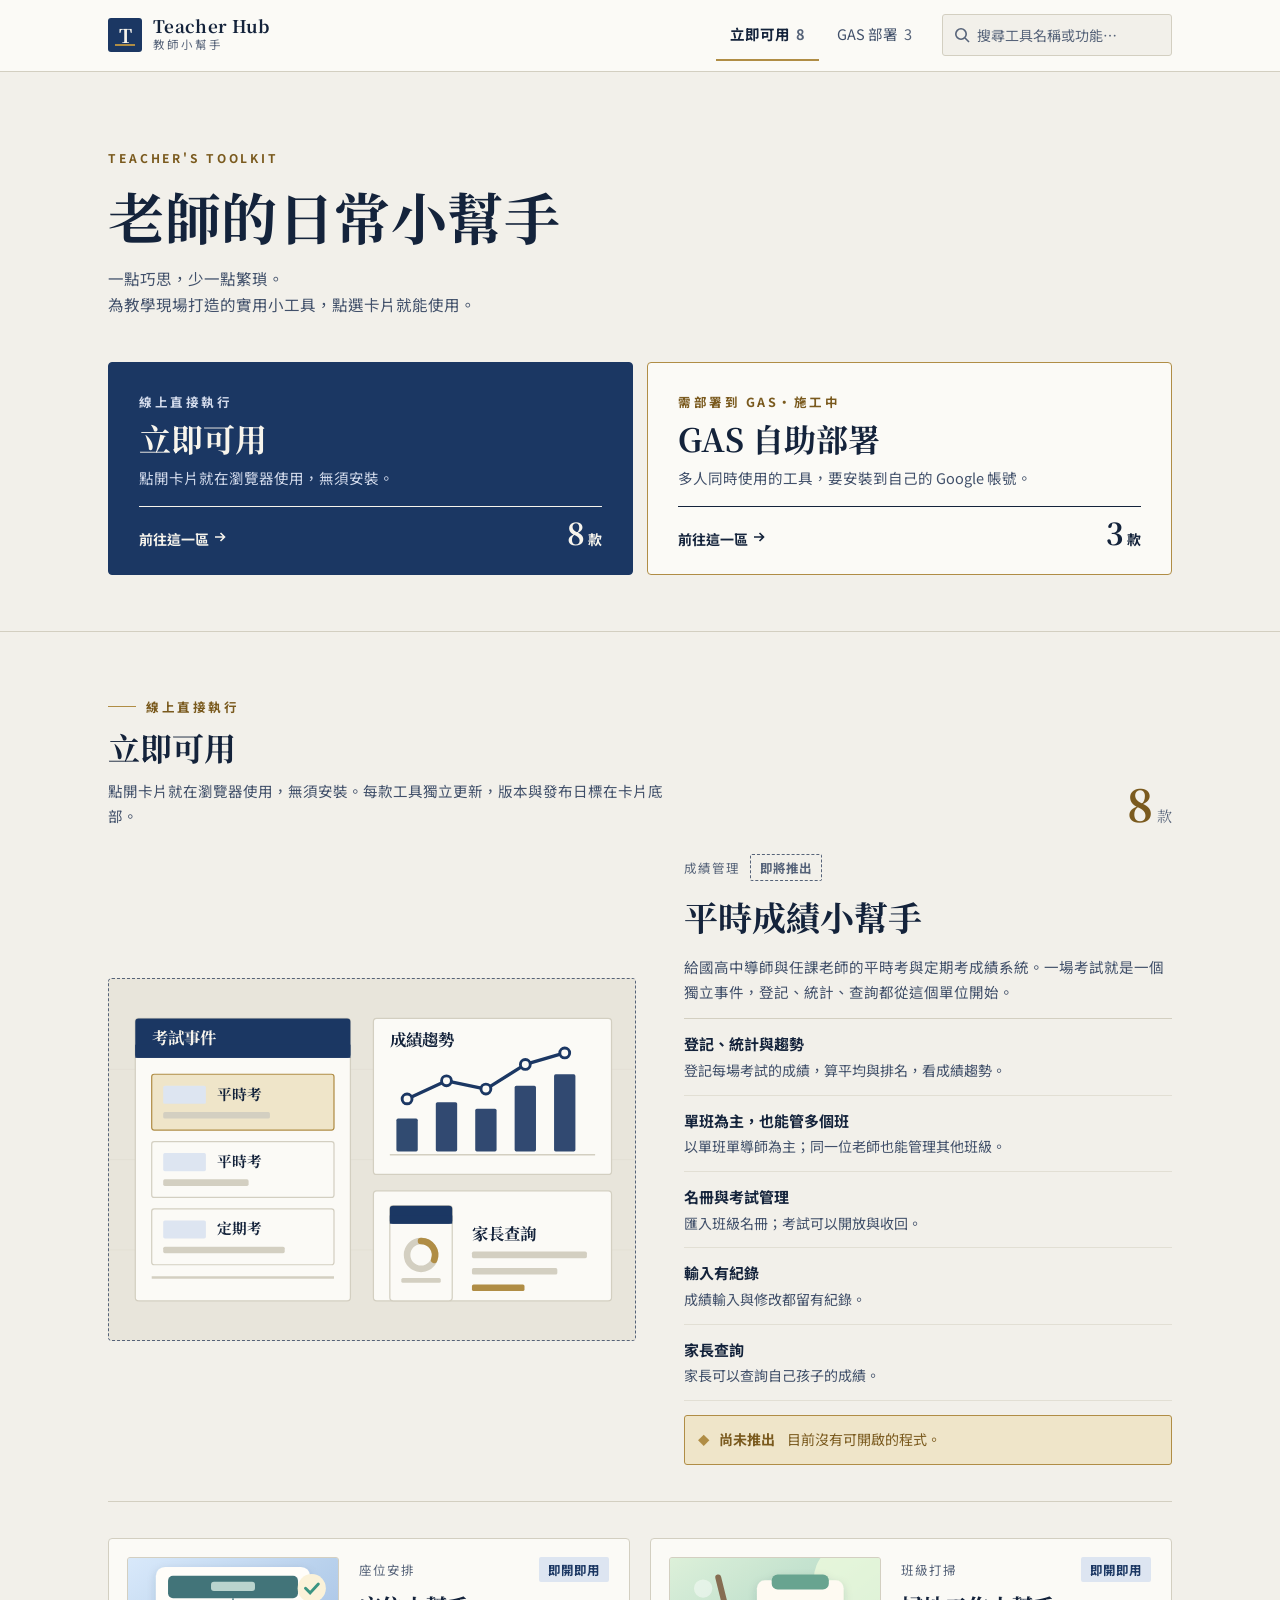
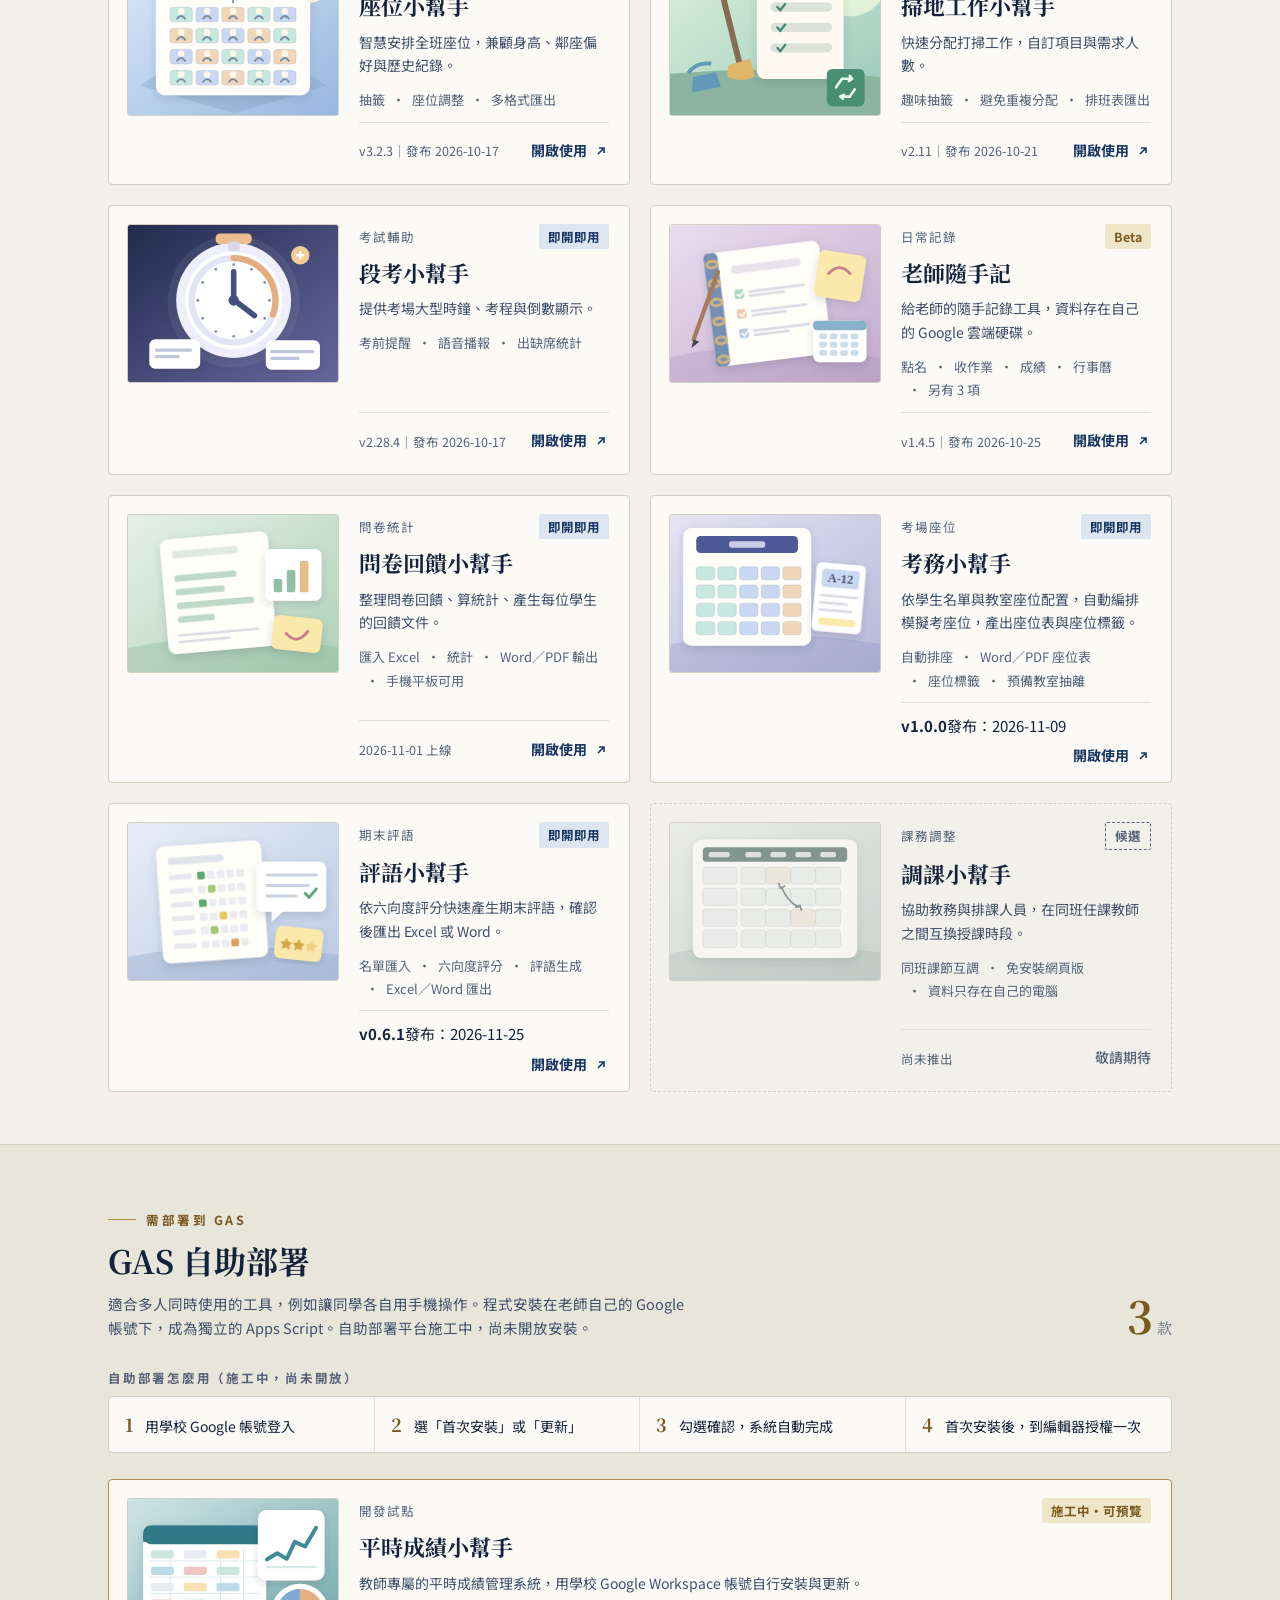
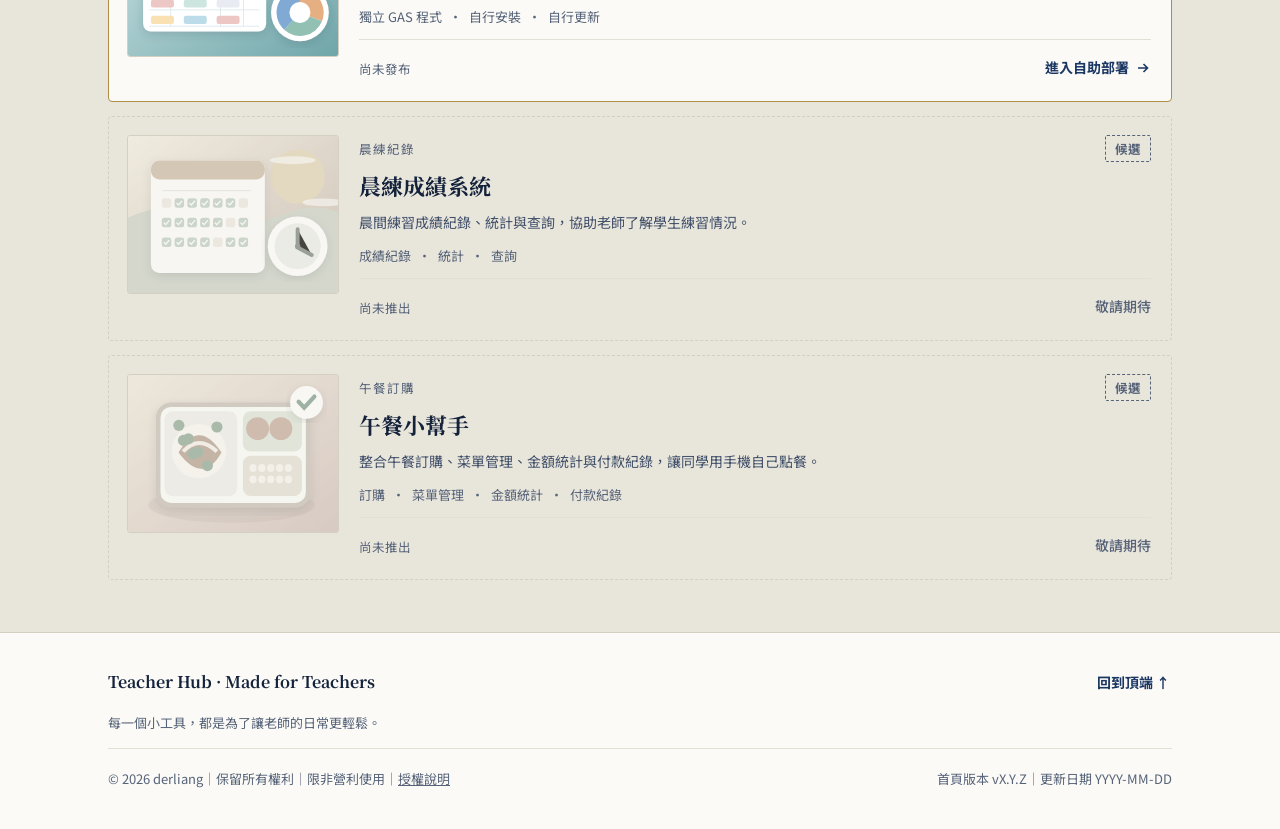
<file: docs/design/mockups/首頁.html>
<!doctype html>
<!--
Copyright (c) 2026 derliang. All rights reserved.
Non-commercial use only. See LICENSE.md.
Authorization inquiries: derliang@gmail.com

設計模擬頁：只含示意用的假資料，不是正式頁面，不會被首頁連到。
規範見 docs/design/DESIGN.md。
-->
<html lang="zh-Hant">
<head>
<meta charset="utf-8">
<meta name="viewport" content="width=device-width, initial-scale=1">
<title>Teacher Hub｜教師小幫手（設計模擬頁）</title>
<link rel="stylesheet" href="https://fonts.googleapis.com/css2?family=Noto+Sans+TC:wght@400;500;700&family=Noto+Serif+TC:wght@600;700&display=swap">
<style>

/* Layout concept: 學院編輯風。象牙底、海軍藍主色、黃銅金只用在標示與細線。首頁分「立即可用」「GAS 部署」兩區，頂端固定導覽標出所在區段，子頁用麵包屑。 */
:root{
  --bg:#f2f0ea; --surface:#fbfaf6; --sunk:#e8e5db;
  --ink:#14233b; --ink2:#41506a; --ink3:#566379;
  --line:#d3cfc1; --line-soft:#e2dfd4;
  --primary:#1b3763; --on-primary:#f7f4ec; --on-primary-2:#d3dbec;
  --brass:#7a5a1e; --brass-line:#b08d45; --brass-soft:#efe5c9;
  --chip-live-bg:#dde5f1; --chip-live-fg:#1b3763;
  --shadow:rgba(20,35,59,.28);
  --ok:#1d6b4a; --ok-soft:#dcefe4; --bad:#9d2b2b; --bad-soft:#f5dfdc;
  --serif:"Noto Serif TC","Songti TC","PMingLiU",serif;
  --sans:"Noto Sans TC","PingFang TC","Microsoft JhengHei",system-ui,sans-serif;
}
@media (prefers-color-scheme: dark){:root:not([data-theme="light"]){
  --bg:#0c1524; --surface:#13203a; --sunk:#09101c;
  --ink:#f0ebdf; --ink2:#c2c9d6; --ink3:#9ba7bb;
  --line:#2b3a58; --line-soft:#1f2c47;
  --primary:#e3c47f; --on-primary:#10192b; --on-primary-2:#2b3550;
  --brass:#e3c47f; --brass-line:#b08d45; --brass-soft:#2b2819;
  --chip-live-bg:#1c2e50; --chip-live-fg:#c9d8f2;
  --ok:#7fd1a6; --ok-soft:#133125; --bad:#f2a7a0; --bad-soft:#381a1b;
  --shadow:rgba(0,0,0,.6); color-scheme:dark}}
:root[data-theme="dark"]{
  --bg:#0c1524; --surface:#13203a; --sunk:#09101c;
  --ink:#f0ebdf; --ink2:#c2c9d6; --ink3:#9ba7bb;
  --line:#2b3a58; --line-soft:#1f2c47;
  --primary:#e3c47f; --on-primary:#10192b; --on-primary-2:#2b3550;
  --brass:#e3c47f; --brass-line:#b08d45; --brass-soft:#2b2819;
  --chip-live-bg:#1c2e50; --chip-live-fg:#c9d8f2;
  --ok:#7fd1a6; --ok-soft:#133125; --bad:#f2a7a0; --bad-soft:#381a1b;
  --shadow:rgba(0,0,0,.6); color-scheme:dark}


*{box-sizing:border-box}body{margin:0;background:var(--bg);color:var(--ink);font-family:var(--sans);font-size:15px;line-height:1.7}a{color:var(--primary)}a:focus-visible,button:focus-visible,input:focus-visible{outline:2px solid var(--brass-line);outline-offset:2px}
/* ===== 設計稿內容（site）：以 container query 重現三種裝置寬度 ===== */
.site{background:var(--bg);color:var(--ink);font-family:var(--sans);font-size:15px;line-height:1.7;text-align:left}
.site a{color:inherit}
.wrap{width:100%;max-width:1160px;margin-inline:auto;padding-inline:20px}
.nav{background:var(--surface);border-bottom:1px solid var(--line)}
.nav .wrap{display:flex;align-items:center;gap:8px 16px;flex-wrap:wrap;min-height:64px;padding-block:10px}
.brand{display:flex;align-items:center;gap:11px;text-decoration:none}
.mark{position:relative;width:34px;height:34px;border-radius:3px;background:var(--primary);color:var(--on-primary);display:grid;place-items:center;font-family:var(--serif);font-weight:700;font-size:19px}
.mark::after{content:"";position:absolute;left:7px;right:7px;bottom:6px;height:2px;background:var(--brass-line)}
.brand b{display:block;font-family:var(--serif);font-size:17px;line-height:1.15;letter-spacing:.02em}
.brand small{display:block;font-size:11.5px;color:var(--ink3);letter-spacing:.18em}
.links{display:none;margin-left:auto;gap:4px}
.links a{display:block;padding:12px 14px;font-size:14.5px;color:var(--ink2);text-decoration:none;border-bottom:2px solid transparent}
.links a:hover{color:var(--ink)}
.links a[aria-current]{color:var(--ink);font-weight:700;border-bottom-color:var(--brass-line)}
.links em{font-style:normal;margin-left:6px;color:var(--ink3);font-variant-numeric:tabular-nums}
.search{display:none;position:relative}
.search svg{position:absolute;left:11px;top:50%;translate:0 -50%;color:var(--ink3)}
.search input{width:230px;height:42px;padding:0 12px 0 34px;border:1px solid var(--line);border-radius:3px;background:var(--bg);color:var(--ink);font:inherit;font-size:14px}
.search input::placeholder{color:var(--ink3)}
.sbtn{margin-left:auto;width:44px;height:44px;display:grid;place-items:center;border:1px solid var(--line);border-radius:3px;background:transparent;color:var(--ink)}
.tabs{display:flex;width:100%}
.tabs a{flex:1;min-height:44px;display:flex;align-items:center;justify-content:center;gap:6px;border:1px solid var(--line);font-size:14.5px;text-decoration:none;color:var(--ink2)}
.tabs a+a{border-left:0}
.tabs a:first-child{border-radius:3px 0 0 3px}.tabs a:last-child{border-radius:0 3px 3px 0}
.tabs a[aria-current]{background:var(--primary);border-color:var(--primary);color:var(--on-primary);font-weight:700}
.tabs em{font-style:normal;font-variant-numeric:tabular-nums}
@media (min-width:600px){
  .wrap{padding-inline:36px}
  .links,.search{display:flex}.search{display:block}
  .sbtn,.tabs{display:none}
}
@media (min-width:1024px){.wrap{padding-inline:48px}}

.hero{padding-block:40px 36px;border-bottom:1px solid var(--line)}
.hero .wrap{display:grid;gap:26px;grid-template-columns:minmax(0,1fr)}
.eyebrow{font-size:12px;letter-spacing:.24em;font-weight:700;color:var(--brass)}
.hero h1{font-family:var(--serif);font-weight:700;font-size:34px;line-height:1.25;letter-spacing:.01em;margin:12px 0 14px;text-wrap:balance}
.hero p{margin:0;color:var(--ink2);font-size:15.5px;max-width:30em}
.diff{margin:0;padding:18px 20px;background:var(--surface);border:1px solid var(--line);border-radius:4px;display:grid;gap:12px}
.diff h2{margin:0;font-size:12.5px;letter-spacing:.16em;color:var(--ink3);font-weight:700}
.diff dl{margin:0;display:grid;gap:10px}
.diff dt{font-weight:700;font-size:14.5px;display:flex;gap:8px;align-items:center}
.diff dd{margin:2px 0 0;font-size:14px;color:var(--ink2)}
.dot{width:9px;height:9px;border-radius:50%;background:var(--primary);flex:none}
.dot.b{background:transparent;border:2px solid var(--brass-line)}
@media (min-width:600px){.hero{padding-block:52px 44px}.hero h1{font-size:44px}}
@media (min-width:1024px){
  .hero{padding-block:76px 64px}
  .hero .wrap{grid-template-columns:minmax(0,1.5fr) minmax(0,1fr);gap:64px;align-items:end}
  .hero h1{font-size:56px}
}

.zone{padding-block:44px 36px}
.zone.alt{background:var(--sunk);border-top:1px solid var(--line)}
.zhead{display:grid;gap:10px;margin-bottom:26px}
.kicker{display:flex;align-items:center;gap:10px;font-size:12.5px;letter-spacing:.2em;font-weight:700;color:var(--brass)}
.kicker::before{content:"";width:28px;height:1px;background:var(--brass-line)}
.zhead h2{font-family:var(--serif);font-size:26px;line-height:1.3;margin:0;text-wrap:balance}
.zhead p{margin:0;color:var(--ink2);max-width:40em;font-size:14.5px}
.count{display:none;font-family:var(--serif);color:var(--ink3);font-size:15px;white-space:nowrap}
.count b{font-size:44px;line-height:1;color:var(--brass);margin-right:4px;font-variant-numeric:tabular-nums}
@media (min-width:1024px){
  .zone{padding-block:64px 52px}
  .zhead{grid-template-columns:minmax(0,1fr) auto;align-items:end;gap:6px 40px}
  .zhead .txt{display:grid;gap:10px}
  .count{display:block}
  .zhead h2{font-size:32px}
}

.grid{display:grid;gap:18px;grid-template-columns:minmax(0,1fr)}
@media (min-width:600px){.grid.n4{grid-template-columns:repeat(2,minmax(0,1fr))}}
@media (min-width:760px){.grid.n3{grid-template-columns:repeat(3,minmax(0,1fr))}}
@media (min-width:1100px){.grid.n4{grid-template-columns:repeat(4,minmax(0,1fr));gap:20px}.grid.n3{gap:24px}}

.card{display:flex;flex-direction:column;background:var(--surface);border:1px solid var(--line);border-radius:4px;color:inherit;text-decoration:none;overflow:hidden;min-width:0;transition:transform .2s,border-color .2s,box-shadow .2s}
a.card:hover,a.card:focus-visible{transform:translateY(-3px);border-color:var(--brass-line);box-shadow:0 16px 28px -20px var(--shadow)}
.thumb{aspect-ratio:16/10;background:var(--sunk);border-bottom:1px solid var(--line);overflow:hidden}
.thumb img{display:block;width:100%;height:100%;object-fit:cover;filter:saturate(.8)}
.cb{display:flex;flex-direction:column;gap:10px;padding:18px 18px 14px;flex:1;min-width:0}
.meta{display:flex;justify-content:space-between;align-items:center;gap:6px 10px;flex-wrap:wrap}
.tag{font-size:12.5px;letter-spacing:.08em;color:var(--ink3)}
.st{font-size:12.5px;font-weight:700;padding:2px 9px;border-radius:2px;white-space:nowrap}
.st-live{background:var(--chip-live-bg);color:var(--chip-live-fg)}
.st-beta,.st-wip{background:var(--brass-soft);color:var(--brass)}
.st-cand{border:1px dashed var(--ink3);color:var(--ink3)}
.card h3{font-family:var(--serif);font-size:21px;line-height:1.3;margin:0}
.lead{margin:0;color:var(--ink2);font-size:14.5px;line-height:1.75}
.feat{display:flex;flex-wrap:wrap;margin:0;padding:0;list-style:none;font-size:13px;color:var(--ink3);line-height:1.8}
.feat li+li::before{content:"·";margin:0 7px}
.foot{margin-top:auto;padding-top:10px;border-top:1px solid var(--line-soft);min-height:48px;display:flex;justify-content:space-between;align-items:center;gap:6px 12px;flex-wrap:wrap}
.ver{font-size:12.5px;color:var(--ink3);font-variant-numeric:tabular-nums}
.go{display:inline-flex;align-items:center;gap:6px;font-weight:700;font-size:14px;color:var(--primary);margin-left:auto}
.go svg{transition:translate .2s}
a.card:hover .go svg{translate:3px 0}
.card.wip{border-color:var(--brass-line)}
.card.cand{border-style:dashed;background:transparent}
.card.cand .thumb img{filter:grayscale(.7);opacity:.7}
.card.cand .go{color:var(--ink3);font-weight:500}

.steps{display:grid;grid-template-columns:minmax(0,1fr);margin:0 0 26px;padding:0;list-style:none;counter-reset:s;background:var(--surface);border:1px solid var(--line);border-radius:4px}
.steps li{counter-increment:s;display:flex;gap:12px;align-items:baseline;padding:12px 16px;font-size:14px;border-bottom:1px solid var(--line-soft);min-width:0}
.steps li:last-child{border-bottom:0}
.steps li::before{content:counter(s);font-family:var(--serif);font-weight:700;font-size:18px;color:var(--brass)}
.steps-h{margin:0 0 8px;font-size:12.5px;letter-spacing:.14em;color:var(--ink3);font-weight:700}
@media (min-width:600px){
  .steps{grid-template-columns:repeat(4,minmax(0,1fr))}
  .steps li{border-bottom:0;border-right:1px solid var(--line-soft)}.steps li:last-child{border-right:0}
}

.foot-site{border-top:1px solid var(--line);background:var(--surface);padding-block:28px 26px;font-size:13px;color:var(--ink3);line-height:1.8}
.foot-site .wrap{display:grid;gap:6px}
.foot-site .fhead{display:flex;align-items:center;justify-content:space-between;gap:8px 16px}
.foot-site strong{font-family:var(--serif);font-size:16px;line-height:1.3;color:var(--ink)}
.foot-site .top-link{display:inline-flex;align-items:center;min-height:44px;padding-inline:2px;color:var(--primary);font-weight:700;text-decoration:none;font-size:14px;white-space:nowrap}
.foot-site .top-link:hover{text-decoration:underline}
.foot-site .fnote{margin:0}
.foot-site .flegal{display:flex;flex-wrap:wrap;align-items:center;justify-content:space-between;gap:0 16px;margin-top:8px;padding-top:6px;border-top:1px solid var(--line-soft)}
.foot-site .cr a{display:inline-block;padding:12px 0}
.foot-site .version-meta{font-variant-numeric:tabular-nums}

/* 1b：兩扇門 + 橫列卡片 */
.doors{display:grid;gap:14px;grid-template-columns:minmax(0,1fr);margin-top:28px}
@media (min-width:600px){.doors{grid-template-columns:repeat(2,minmax(0,1fr))}}
.door{display:grid;gap:6px;padding:22px 22px 18px;border-radius:4px;text-decoration:none;min-width:0}
.door.a{background:var(--primary);color:var(--on-primary);border:1px solid var(--primary)}
.door.b{background:var(--surface);color:var(--ink);border:1px solid var(--brass-line)}
.door .k{font-size:12.5px;letter-spacing:.2em;font-weight:700}
.door.a .k{color:var(--on-primary-2)}.door.b .k{color:var(--brass)}
.door h2{font-family:var(--serif);font-size:26px;line-height:1.3;margin:0}
.door p{margin:0;font-size:14.5px}
.door.a p{color:var(--on-primary-2)}.door.b p{color:var(--ink2)}
.door .n{display:flex;align-items:baseline;justify-content:space-between;margin-top:10px;padding-top:10px;border-top:1px solid currentColor;font-size:14px;font-weight:700}
.door .n b{font-family:var(--serif);font-size:30px;line-height:1;font-variant-numeric:tabular-nums}
a.door{transition:transform .2s,border-color .2s,box-shadow .2s}
a.door:hover,a.door:focus-visible{transform:translateY(-3px);box-shadow:0 16px 28px -20px var(--shadow)}
a.door.a:hover,a.door.a:focus-visible{border-color:var(--brass-line)}
a.door.b:hover,a.door.b:focus-visible{border-color:var(--brass)}
.door .n svg{transition:translate .2s}
a.door:hover .n svg,a.door:focus-visible .n svg{translate:3px 0}
.hero.b .wrap{display:block}
.hero.b h1{max-width:12em}
@media (min-width:1024px){.hero.b{padding-block:72px 56px}.hero.b .doors{margin-top:44px}.door{padding:28px 30px 22px}.door h2{font-size:32px}}

.rows{display:grid;gap:14px;grid-template-columns:minmax(0,1fr)}
@media (min-width:1024px){.rows.two{grid-template-columns:repeat(2,minmax(0,1fr));gap:20px}}
.row{display:grid;grid-template-columns:104px minmax(0,1fr);align-items:start}
.row .thumb{aspect-ratio:1;margin:14px 0 0 14px;border:1px solid var(--line);border-radius:3px}
.row .cb{padding:14px 16px 12px}
.row h3{font-size:19px}
.row .lead{font-size:14px;line-height:1.7}
.row .feat{display:none}
@media (min-width:600px){
  .row{grid-template-columns:230px minmax(0,1fr)}
  .row .thumb{aspect-ratio:4/3;margin:18px 0 18px 18px}
  .row .cb{padding:18px 20px 14px;height:100%}
  .row .feat{display:flex}
  .row h3{font-size:22px}
}
.row .foot{margin-top:auto}

/* 子頁 */
.crumbs{display:flex;flex-wrap:wrap;align-items:center;gap:2px 8px;font-size:13.5px;color:var(--ink3);padding-block:18px 0}
.crumbs a{display:inline-flex;align-items:center;min-height:44px;color:var(--primary);text-decoration:none}
.crumbs a:hover{text-decoration:underline}
.crumbs b{font-weight:500;color:var(--ink)}
.sub{padding-block:6px 48px}
.sub h1{font-family:var(--serif);font-size:32px;line-height:1.3;margin:10px 0 14px;text-wrap:balance}
@media (min-width:1024px){.sub h1{font-size:44px}}
.banner{display:flex;gap:12px;align-items:flex-start;padding:14px 16px;background:var(--brass-soft);border:1px solid var(--brass-line);border-radius:4px;color:var(--ink);font-size:14.5px;margin-bottom:22px}
.banner i{flex:none;margin-top:4px;width:10px;height:10px;background:var(--brass-line);transform:rotate(45deg)}
.banner b{color:var(--brass)}
.opts{display:grid;gap:16px;grid-template-columns:minmax(0,1fr);margin:0 0 28px}
@media (min-width:600px){.opts{grid-template-columns:repeat(2,minmax(0,1fr))}}
.opt{padding:22px;background:var(--surface);border:1px solid var(--line);border-radius:4px;display:grid;gap:8px;align-content:start}
.opt h2{font-family:var(--serif);font-size:21px;margin:0}
.opt p{margin:0;color:var(--ink2);font-size:14.5px}
.btn{justify-self:start;margin-top:8px;min-height:44px;padding:0 18px;display:inline-flex;align-items:center;gap:8px;background:var(--primary);color:var(--on-primary);border:0;border-radius:3px;font:inherit;font-size:14.5px;font-weight:700}
.back{display:inline-flex;align-items:center;gap:8px;min-height:44px;color:var(--primary);font-weight:700;text-decoration:none}

/* ===== 第 2 輪：自助部署頁元件 ===== */
.acct{display:flex;align-items:center;gap:4px 12px;width:100%;font-size:13px;color:var(--ink2);flex-wrap:wrap}
.acct .em{min-width:0;overflow-wrap:anywhere}
.lo{min-height:44px;padding:0 12px;border:1px solid var(--line);background:transparent;color:var(--primary);border-radius:3px;font:inherit;font-size:13px}
@media (min-width:600px){.acct{width:auto}}
.narrow{max-width:960px}
.pagehead{display:grid;gap:10px;padding-block:8px 24px}
.pagehead h1{font-family:var(--serif);font-size:32px;line-height:1.3;margin:0;text-wrap:balance}
.pagehead p{margin:0;color:var(--ink2);max-width:38em}
@media (min-width:1024px){.pagehead h1{font-size:42px}}
.panel{background:var(--surface);border:1px solid var(--line);border-radius:4px;padding:20px;display:grid;gap:14px;align-content:start;min-width:0}
.panel h2{font-family:var(--serif);font-size:21px;margin:0;line-height:1.35}
.panel h3{font-size:15px;margin:0}
.panel p{margin:0;color:var(--ink2);font-size:14.5px}
@media (min-width:600px){.panel{padding:24px}}
.stack{display:grid;gap:16px;padding-bottom:56px}
.does{display:grid;gap:16px;grid-template-columns:minmax(0,1fr)}
@media (min-width:600px){.does{grid-template-columns:repeat(2,minmax(0,1fr))}}
.does ul{margin:0;padding:0;list-style:none;display:grid;gap:8px;font-size:14.5px;color:var(--ink2)}
.does li{display:flex;gap:10px;align-items:baseline}
.does li::before{content:"\2713";color:var(--ok);font-weight:700}
.does .no li::before{content:"\2715";color:var(--bad)}
.gplace{border:1px dashed var(--ink3);padding:14px 16px;font-size:13px;color:var(--ink3);display:flex;align-items:center;justify-content:center;min-height:48px;font-family:ui-monospace,Menlo,Consolas,monospace;text-align:center}
.notice{padding:12px 14px;border-radius:4px;font-size:14px;line-height:1.75;border:1px solid transparent}
.notice.info{background:var(--chip-live-bg);color:var(--chip-live-fg)}
.notice.warn{background:var(--brass-soft);color:var(--brass);border-color:var(--brass-line)}
.notice.bad{background:var(--bad-soft);color:var(--bad)}
.notice.ok{background:var(--ok-soft);color:var(--ok)}
.notice a{color:inherit}
.st-ok{background:var(--ok-soft);color:var(--ok)}
.st-bad{background:var(--bad-soft);color:var(--bad)}
.st-gray{border:1px solid var(--line);color:var(--ink3)}
.kv{display:grid;grid-template-columns:minmax(0,1fr);gap:2px 18px;margin:0;font-size:14.5px}
.kv dt{font-size:12.5px;letter-spacing:.06em;color:var(--ink3);margin-top:8px}
.kv dd{margin:0;overflow-wrap:anywhere;color:var(--ink)}
@media (min-width:600px){.kv{grid-template-columns:max-content minmax(0,1fr);gap:8px 22px}.kv dt{margin-top:0;font-size:13.5px;letter-spacing:0}}
.lbl{display:block;font-size:14px;font-weight:700;margin-bottom:6px}
.inp{width:100%;min-height:46px;padding:0 12px;border:1px solid var(--line);border-radius:3px;background:var(--bg);color:var(--ink);font:inherit;font-size:15px}
textarea.inp{min-height:96px;padding:10px 12px;resize:vertical}
.hint{font-size:13px;color:var(--ink3);margin:6px 0 0}
.chk{display:flex;gap:12px;align-items:flex-start;font-size:14.5px;line-height:1.7;color:var(--ink);padding:6px 0}
.chk input{width:22px;height:22px;margin-top:2px;flex:none;accent-color:var(--primary)}
.btns{display:flex;gap:10px;flex-wrap:wrap;align-items:center}
.btn.ghost{background:transparent;color:var(--primary);border:1px solid var(--line)}
.btn.sm{font-size:14px;padding:0 14px}
.btn[disabled]{opacity:.5}
.btn.danger{background:transparent;color:var(--bad);border:1px solid var(--bad)}
.btns .btn,.dep .btn{margin-top:0}
.deps{display:grid;border:1px solid var(--line);border-radius:4px;background:var(--bg)}
.dep{display:grid;gap:10px;padding:14px 16px;border-bottom:1px solid var(--line-soft)}
.dep:last-child{border-bottom:0}
.dep>div{min-width:0}
.dep .u{font-family:ui-monospace,Menlo,Consolas,monospace;font-size:12.5px;color:var(--ink2);overflow-wrap:anywhere;margin-top:4px}
.dep small{display:block;color:var(--ink3);font-size:12.5px;margin-top:2px}
@media (min-width:600px){.dep{grid-template-columns:minmax(0,1fr) auto;align-items:center}}
.prod{display:grid;grid-template-columns:72px minmax(0,1fr);gap:16px;align-items:center}
.prod img{display:block;width:72px;height:72px;object-fit:cover;border:1px solid var(--line);border-radius:3px;filter:saturate(.8)}
.inl{display:grid;gap:14px;border-top:1px solid var(--line);padding-top:18px}
.inl h3{font-family:var(--serif);font-size:19px}
.prog{list-style:none;margin:0;padding:0;display:grid}
.prog li{display:grid;grid-template-columns:26px minmax(0,1fr);gap:12px;padding:9px 0;border-bottom:1px dashed var(--line);font-size:14.5px;color:var(--ink3)}
.prog li:last-child{border-bottom:0}
.prog .d{width:24px;height:24px;border-radius:50%;display:grid;place-items:center;font-size:12px;border:1px solid var(--line);background:var(--bg);color:var(--ink3)}
.prog .done{color:var(--ink)}
.prog .done .d{background:var(--ok-soft);border-color:var(--ok);color:var(--ok)}
.prog .run{color:var(--ink);font-weight:700}
.prog .run .d{border-color:var(--brass-line);background:var(--brass-soft);color:var(--brass)}
.prog .fail{color:var(--bad);font-weight:700}
.prog .fail .d{background:var(--bad-soft);border-color:var(--bad);color:var(--bad)}
.prog small{display:block;font-weight:400;color:var(--ink3);font-size:12.5px}
.todo{margin:0;padding:0;list-style:none;display:grid;gap:12px;counter-reset:t}
.todo li{counter-increment:t;display:grid;grid-template-columns:30px minmax(0,1fr);gap:10px;font-size:14.5px;line-height:1.75;color:var(--ink2)}
.todo li::before{content:counter(t);font-family:var(--serif);font-weight:700;font-size:22px;line-height:1.3;color:var(--brass)}
.wiz{display:grid;gap:20px;grid-template-columns:minmax(0,1fr);padding-bottom:56px}
.rail{display:none;list-style:none;margin:0;padding:0;counter-reset:w}
.rail li{counter-increment:w;display:flex;gap:12px;align-items:baseline;padding:12px 0 12px 14px;border-left:2px solid var(--line);font-size:14.5px;color:var(--ink3)}
.rail li::before{content:counter(w);font-family:var(--serif);font-weight:700}
.rail li.done{border-color:var(--brass-line);color:var(--ink2)}
.rail li.done::before{content:"\2713";color:var(--ok)}
.rail li.cur{border-color:var(--primary);color:var(--ink);font-weight:700}
.rail li.cur::before{color:var(--brass)}
.mini{display:grid;gap:8px}
.mini .bar{display:grid;grid-template-columns:repeat(4,1fr);gap:4px}
.mini .bar i{height:4px;border-radius:2px;background:var(--line)}
.mini .bar i.on{background:var(--brass-line)}
.mini p{margin:0;font-size:13.5px;color:var(--ink2)}
.mini b{color:var(--ink)}
.wizbody{display:grid;gap:16px;min-width:0;align-content:start}
@media (min-width:760px){.wiz{grid-template-columns:200px minmax(0,1fr);gap:48px}.rail{display:grid;align-content:start}.mini{display:none}}
.atabs{display:flex;gap:4px;border-bottom:1px solid var(--line);overflow-x:auto;margin-bottom:16px}
.atabs button{min-height:44px;padding:0 16px;background:transparent;border:0;border-bottom:2px solid transparent;color:var(--ink2);font:inherit;font-size:14.5px;white-space:nowrap}
.atabs button[aria-selected="true"]{color:var(--ink);font-weight:700;border-bottom-color:var(--brass-line)}
.tw{overflow-x:auto;border:1px solid var(--line);border-radius:4px;background:var(--bg)}
.tw table{width:100%;min-width:600px;border-collapse:collapse;font-size:14px}
.tw th,.tw td{text-align:left;padding:11px 12px;border-bottom:1px solid var(--line-soft);vertical-align:top}
.tw th{font-size:12.5px;color:var(--ink3);font-weight:700;letter-spacing:.06em}
.tw tr:last-child td{border-bottom:0}
.tw input[type="checkbox"]{width:20px;height:20px;accent-color:var(--primary)}
.rel{display:grid;gap:10px;padding:14px 16px;border-bottom:1px solid var(--line-soft)}
.rel:last-child{border-bottom:0}
.radios{display:grid;gap:8px;border:0;margin:0;padding:0}
.radios label{display:flex;gap:10px;align-items:flex-start;font-size:14.5px;min-height:44px;padding:8px 12px;border:1px solid var(--line);border-radius:3px;background:var(--bg)}
.radios input{margin-top:3px;width:18px;height:18px;accent-color:var(--primary)}
.mono{font-family:ui-monospace,Menlo,Consolas,monospace;font-size:12.5px}
.vstack{display:grid;gap:16px;padding-bottom:56px}

@media(prefers-reduced-motion:reduce){.card,.go svg{transition:none}a.card:hover{transform:none}}
@media(prefers-reduced-motion:reduce){a.door,.door .n svg{transition:none}a.door:hover,a.door:focus-visible{transform:none}a.door:hover .n svg,a.door:focus-visible .n svg{translate:none}}


.nav{position:sticky;top:0;z-index:20}
@media (min-width:1024px){.rows.two>:last-child:nth-child(odd){grid-column:1/-1}}
.screen-label{margin:0;padding:10px 20px;background:var(--sunk);border-block:1px solid var(--line);color:var(--ink3);font-size:12.5px;letter-spacing:.1em}
.screen-label b{color:var(--brass)}

/* 即將推出（預告區塊）：不可點、沒有連結；插畫全用 token，深淺色自動切換。 */
.soon{margin-bottom:26px;padding-bottom:26px;border-bottom:1px solid var(--line);scroll-margin-top:132px}
.soon-grid{display:grid;gap:24px;grid-template-columns:minmax(0,1fr)}
.soon-art{margin:0;border:1px dashed var(--ink3);border-radius:4px;background:var(--sunk);overflow:hidden}
.soon-art svg{display:block;width:100%;height:auto}
.soon-body{display:grid;gap:14px;align-content:start;min-width:0}
.soon-body .meta{justify-content:flex-start;gap:10px}
.soon-body h2{font-family:var(--serif);font-size:30px;line-height:1.3;margin:0;text-wrap:balance}
.soon-body .lead{max-width:34em}
.soon-list{display:grid;gap:0;margin:0;padding:0;list-style:none;border-top:1px solid var(--line)}
.soon-list li{display:grid;gap:2px;padding:12px 0;border-bottom:1px solid var(--line-soft);min-width:0}
.soon-list b{font-size:15px;color:var(--ink)}
.soon-list span{font-size:14px;color:var(--ink2);line-height:1.7}
.soon-note{display:flex;gap:12px;align-items:baseline;margin:0;padding:12px 14px;background:var(--brass-soft);border:1px solid var(--brass-line);border-radius:3px;color:var(--brass);font-size:14px;line-height:1.7}
.soon-note::before{content:"";flex:none;width:8px;height:8px;background:var(--brass-line);transform:rotate(45deg) translateY(-1px)}
.soon-note b{font-weight:700}
.a-bg{fill:var(--sunk)}.a-grid{stroke:var(--line-soft);stroke-width:1}
.a-card{fill:var(--surface);stroke:var(--line);stroke-width:1.5}
.a-head{fill:var(--primary)}.a-on{fill:var(--on-primary);font-family:var(--serif);font-weight:700}
.a-ink{fill:var(--ink);font-family:var(--serif);font-weight:700}.a-ink3{fill:var(--ink3);font-family:var(--sans)}
.a-bar{fill:var(--line)}.a-chip{fill:var(--chip-live-bg)}.a-soft{fill:var(--brass-soft);stroke:var(--brass-line);stroke-width:1.5}
.a-line{fill:none;stroke:var(--primary);stroke-width:4;stroke-linecap:round;stroke-linejoin:round}
.a-dot{fill:var(--surface);stroke:var(--primary);stroke-width:3.5}
.a-brass{fill:none;stroke:var(--brass-line);stroke-width:8;stroke-linecap:round}
.a-ring{fill:none;stroke:var(--line);stroke-width:8}
.a-col{fill:var(--chip-live-fg);opacity:.9}.a-col2{fill:var(--brass-line)}
@media (min-width:900px){
  .soon{margin-bottom:36px;padding-bottom:36px}
  .soon-grid{grid-template-columns:minmax(0,1.08fr) minmax(0,1fr);gap:48px;align-items:center}
  .soon-body h2{font-size:34px}
}

.st-cand,.st-soon{border:1px dashed var(--ink3);color:var(--ink3)}
</style>
</head>
<body>
<div class="site">
<nav class="nav" aria-label="主要導覽"><div class="wrap"><a class="brand" href="#"><span class="mark" aria-hidden="true">T</span><span><b>Teacher Hub</b><small>教師小幫手</small></span></a><div class="links"><a href="#" aria-current="true">立即可用<em>8</em></a><a href="#">GAS 部署<em>3</em></a></div><label class="search"><span style="position:absolute;width:1px;height:1px;overflow:hidden">搜尋小工具</span><svg width="18" height="18" viewBox="0 0 18 18" aria-hidden="true"><circle cx="8" cy="8" r="5.2" fill="none" stroke="currentColor" stroke-width="1.6"/><path d="M12 12l4 4" stroke="currentColor" stroke-width="1.6"/></svg><input type="search" placeholder="搜尋工具名稱或功能…"></label><button class="sbtn" type="button" aria-label="搜尋小工具"><svg width="18" height="18" viewBox="0 0 18 18" aria-hidden="true"><circle cx="8" cy="8" r="5.2" fill="none" stroke="currentColor" stroke-width="1.6"/><path d="M12 12l4 4" stroke="currentColor" stroke-width="1.6"/></svg></button><div class="tabs"><a href="#" aria-current="true">立即可用 <em>8</em></a><a href="#">GAS 部署 <em>3</em></a></div></div></nav><section class="hero b"><div class="wrap"><span class="eyebrow">TEACHER'S TOOLKIT</span><h1>老師的日常小幫手</h1><p>一點巧思，少一點繁瑣。<br>為教學現場打造的實用小工具，點選卡片就能使用。</p><div class="doors"><a class="door a" href="#"><span class="k">線上直接執行</span><h2>立即可用</h2><p>點開卡片就在瀏覽器使用，無須安裝。</p><span class="n"><span>前往這一區 <svg width="16" height="16" viewBox="0 0 16 16" aria-hidden="true"><path d="M3 8h9M8.5 4l4 4-4 4" fill="none" stroke="currentColor" stroke-width="1.6"/></svg></span><span><b>8</b> 款</span></span></a><a class="door b" href="#"><span class="k">需部署到 GAS・施工中</span><h2>GAS 自助部署</h2><p>多人同時使用的工具，要安裝到自己的 Google 帳號。</p><span class="n"><span>前往這一區 <svg width="16" height="16" viewBox="0 0 16 16" aria-hidden="true"><path d="M3 8h9M8.5 4l4 4-4 4" fill="none" stroke="currentColor" stroke-width="1.6"/></svg></span><span><b>3</b> 款</span></span></a></div></div></section><section class="zone"><div class="wrap"><div class="zhead"><div class="txt"><span class="kicker">線上直接執行</span><h2>立即可用</h2><p>點開卡片就在瀏覽器使用，無須安裝。每款工具獨立更新，版本與發布日標在卡片底部。</p></div><span class="count"><b>8</b>款</span></div><div class="soon" id="soon" role="group" aria-labelledby="soon-h"><div class="soon-grid">
<figure class="soon-art"><svg viewBox="0 0 640 440" role="img" aria-label="平時成績小幫手示意圖：左邊是一場場獨立的考試，右上是成績趨勢，右下是家長用手機查詢">
<rect class="a-bg" width="640" height="440"/>
<g class="a-grid"><path d="M0 110H640M0 220H640M0 330H640"/></g>
<g>
<rect class="a-card" x="32" y="48" width="262" height="344" rx="4"/>
<rect class="a-head" x="32" y="48" width="262" height="48" rx="4"/><rect class="a-head" x="32" y="80" width="262" height="16"/>
<text class="a-on" x="52" y="79" font-size="20">考試事件</text>
<rect class="a-soft" x="52" y="116" width="222" height="68" rx="3"/><rect class="a-chip" x="66" y="130" width="52" height="22" rx="2"/><rect class="a-bar" x="66" y="162" width="130" height="8" rx="2"/><text class="a-ink" x="132" y="147" font-size="18">平時考</text>
<rect class="a-card" x="52" y="198" width="222" height="68" rx="3"/><rect class="a-chip" x="66" y="212" width="52" height="22" rx="2"/><rect class="a-bar" x="66" y="244" width="104" height="8" rx="2"/><text class="a-ink" x="132" y="229" font-size="18">平時考</text>
<rect class="a-card" x="52" y="280" width="222" height="68" rx="3"/><rect class="a-chip" x="66" y="294" width="52" height="22" rx="2"/><rect class="a-bar" x="66" y="326" width="148" height="8" rx="2"/><text class="a-ink" x="132" y="311" font-size="18">定期考</text>
<rect class="a-bar" x="52" y="362" width="222" height="3"/>
</g>
<g>
<rect class="a-card" x="322" y="48" width="290" height="190" rx="4"/>
<text class="a-ink" x="342" y="82" font-size="20">成績趨勢</text>
<rect class="a-col" x="350" y="170" width="26" height="40" rx="2"/><rect class="a-col" x="398" y="150" width="26" height="60" rx="2"/><rect class="a-col" x="446" y="158" width="26" height="52" rx="2"/><rect class="a-col" x="494" y="130" width="26" height="80" rx="2"/><rect class="a-col" x="542" y="116" width="26" height="94" rx="2"/>
<path class="a-bar" d="M342 214H592" stroke="var(--line)" stroke-width="2"/>
<polyline class="a-line" points="363,146 411,124 459,134 507,104 555,90"/>
<circle class="a-dot" cx="363" cy="146" r="6"/><circle class="a-dot" cx="411" cy="124" r="6"/><circle class="a-dot" cx="459" cy="134" r="6"/><circle class="a-dot" cx="507" cy="104" r="6"/><circle class="a-dot" cx="555" cy="90" r="6"/>
</g>
<g>
<rect class="a-card" x="322" y="258" width="290" height="134" rx="4"/>
<rect class="a-card" x="342" y="276" width="76" height="116" rx="4"/><rect class="a-head" x="342" y="276" width="76" height="22" rx="4"/><rect class="a-head" x="342" y="288" width="76" height="10"/>
<circle class="a-ring" cx="380" cy="336" r="17"/><path class="a-brass" d="M380 319A17 17 0 0 1 396 342"/>
<rect class="a-bar" x="356" y="364" width="48" height="6" rx="2"/>
<text class="a-ink" x="442" y="318" font-size="20">家長查詢</text>
<rect class="a-bar" x="442" y="332" width="140" height="8" rx="2"/><rect class="a-bar" x="442" y="352" width="104" height="8" rx="2"/><rect class="a-col2" x="442" y="372" width="64" height="8" rx="2"/>
</g>
</svg></figure>
<div class="soon-body">
<div class="meta"><span class="tag">成績管理</span><span class="st st-soon">即將推出</span></div>
<h2 id="soon-h">平時成績小幫手</h2>
<p class="lead">給國高中導師與任課老師的平時考與定期考成績系統。一場考試就是一個獨立事件，登記、統計、查詢都從這個單位開始。</p>
<ul class="soon-list">
<li><b>登記、統計與趨勢</b><span>登記每場考試的成績，算平均與排名，看成績趨勢。</span></li>
<li><b>單班為主，也能管多個班</b><span>以單班單導師為主；同一位老師也能管理其他班級。</span></li>
<li><b>名冊與考試管理</b><span>匯入班級名冊；考試可以開放與收回。</span></li>
<li><b>輸入有紀錄</b><span>成績輸入與修改都留有紀錄。</span></li>
<li><b>家長查詢</b><span>家長可以查詢自己孩子的成績。</span></li>
</ul>
<p class="soon-note"><b>尚未推出</b>目前沒有可開啟的程式。</p>
</div>
</div></div>
<div class="rows two"><a class="card row live" href="#" aria-label="開啟座位小幫手"><div class="thumb"><img src="../../../images/cards/seat.svg" alt="座位小幫手插畫" loading="lazy"></div><div class="cb"><div class="meta"><span class="tag">座位安排</span><span class="st st-live">即開即用</span></div><h3>座位小幫手</h3><p class="lead">智慧安排全班座位，兼顧身高、鄰座偏好與歷史紀錄。</p><ul class="feat"><li>抽籤</li><li>座位調整</li><li>多格式匯出</li></ul><div class="foot"><span class="ver">v3.2.3｜發布 2026-10-17</span><span class="go">開啟使用 <svg width="16" height="16" viewBox="0 0 16 16" aria-hidden="true"><path d="M5 11l6-6M6 5h5v5" fill="none" stroke="currentColor" stroke-width="1.6"/></svg></span></div></div></a><a class="card row live" href="#" aria-label="開啟掃地工作小幫手"><div class="thumb"><img src="../../../images/cards/cleaning.svg" alt="掃地工作小幫手插畫" loading="lazy"></div><div class="cb"><div class="meta"><span class="tag">班級打掃</span><span class="st st-live">即開即用</span></div><h3>掃地工作小幫手</h3><p class="lead">快速分配打掃工作，自訂項目與需求人數。</p><ul class="feat"><li>趣味抽籤</li><li>避免重複分配</li><li>排班表匯出</li></ul><div class="foot"><span class="ver">v2.11｜發布 2026-10-21</span><span class="go">開啟使用 <svg width="16" height="16" viewBox="0 0 16 16" aria-hidden="true"><path d="M5 11l6-6M6 5h5v5" fill="none" stroke="currentColor" stroke-width="1.6"/></svg></span></div></div></a><a class="card row live" href="#" aria-label="開啟段考小幫手"><div class="thumb"><img src="../../../images/cards/exam.svg" alt="段考小幫手插畫" loading="lazy"></div><div class="cb"><div class="meta"><span class="tag">考試輔助</span><span class="st st-live">即開即用</span></div><h3>段考小幫手</h3><p class="lead">提供考場大型時鐘、考程與倒數顯示。</p><ul class="feat"><li>考前提醒</li><li>語音播報</li><li>出缺席統計</li></ul><div class="foot"><span class="ver">v2.28.4｜發布 2026-10-17</span><span class="go">開啟使用 <svg width="16" height="16" viewBox="0 0 16 16" aria-hidden="true"><path d="M5 11l6-6M6 5h5v5" fill="none" stroke="currentColor" stroke-width="1.6"/></svg></span></div></div></a><a class="card row beta" href="#" aria-label="開啟老師隨手記"><div class="thumb"><img src="../../../images/cards/notes.svg" alt="老師隨手記插畫" loading="lazy"></div><div class="cb"><div class="meta"><span class="tag">日常記錄</span><span class="st st-beta">Beta</span></div><h3>老師隨手記</h3><p class="lead">給老師的隨手記錄工具，資料存在自己的 Google 雲端硬碟。</p><ul class="feat"><li>點名</li><li>收作業</li><li>成績</li><li>行事曆</li><li>另有 3 項</li></ul><div class="foot"><span class="ver">v1.4.5｜發布 2026-10-25</span><span class="go">開啟使用 <svg width="16" height="16" viewBox="0 0 16 16" aria-hidden="true"><path d="M5 11l6-6M6 5h5v5" fill="none" stroke="currentColor" stroke-width="1.6"/></svg></span></div></div></a><a class="card row live" href="https://derliang.github.io/survey-feedback-helper/" aria-label="開啟問卷回饋小幫手"><div class="thumb"><img src="../../../images/cards/survey.svg" alt="問卷回饋小幫手插畫" loading="lazy" width="640" height="480"></div><div class="cb"><div class="meta"><span class="tag">問卷統計</span><span class="st st-live">即開即用</span></div><h3>問卷回饋小幫手</h3><p class="lead">整理問卷回饋、算統計、產生每位學生的回饋文件。</p><ul class="feat"><li>匯入 Excel</li><li>統計</li><li>Word／PDF 輸出</li><li>手機平板可用</li></ul><div class="foot"><span class="ver">2026-11-01 上線</span><span class="go">開啟使用 <svg width="16" height="16" viewBox="0 0 16 16" aria-hidden="true"><path d="M5 11l6-6M6 5h5v5" fill="none" stroke="currentColor" stroke-width="1.6"/></svg></span></div></div></a><a class="card row live" href="https://derliang.github.io/exam-affairs-helper/" aria-label="開啟考務小幫手"><div class="thumb"><img src="../../../images/cards/mock-exam.svg" alt="考務小幫手插畫" loading="lazy" width="640" height="480"></div><div class="cb"><div class="meta"><span class="tag">考場座位</span><span class="st st-live">即開即用</span></div><h3>考務小幫手</h3><p class="lead">依學生名單與教室座位配置，自動編排模擬考座位，產出座位表與座位標籤。</p><ul class="feat"><li>自動排座</li><li>Word／PDF 座位表</li><li>座位標籤</li><li>預備教室抽離</li></ul><div class="foot"><div class="app-meta" data-tool="exam-affairs-helper"><strong>v1.0.0</strong><span class="date">發布：2026-11-09</span></div><span class="go">開啟使用 <svg width="16" height="16" viewBox="0 0 16 16" aria-hidden="true"><path d="M5 11l6-6M6 5h5v5" fill="none" stroke="currentColor" stroke-width="1.6"/></svg></span></div></div></a><a class="card row live" href="https://derliang.github.io/comment-helper/" aria-label="開啟評語小幫手"><div class="thumb"><img src="../../../images/cards/comment-helper.svg" alt="評語小幫手插畫" loading="lazy" width="640" height="480"></div><div class="cb"><div class="meta"><span class="tag">期末評語</span><span class="st st-live">即開即用</span></div><h3>評語小幫手</h3><p class="lead">依六向度評分快速產生期末評語，確認後匯出 Excel 或 Word。</p><ul class="feat"><li>名單匯入</li><li>六向度評分</li><li>評語生成</li><li>Excel／Word 匯出</li></ul><div class="foot"><div class="app-meta" data-tool="comment-helper"><strong>v0.6.1</strong><span class="date">發布：2026-11-25</span></div><span class="go">開啟使用 <svg width="16" height="16" viewBox="0 0 16 16" aria-hidden="true"><path d="M5 11l6-6M6 5h5v5" fill="none" stroke="currentColor" stroke-width="1.6"/></svg></span></div></div></a><article class="card row cand" aria-label="調課小幫手，正式版尚未推出，敬請期待"><div class="thumb"><img src="../../../images/cards/class-swap.svg" alt="調課小幫手插畫" loading="lazy" width="640" height="480"></div><div class="cb"><div class="meta"><span class="tag">課務調整</span><span class="st st-cand">候選</span></div><h3>調課小幫手</h3><p class="lead">協助教務與排課人員，在同班任課教師之間互換授課時段。</p><ul class="feat"><li>同班課節互調</li><li>免安裝網頁版</li><li>資料只存在自己的電腦</li></ul><div class="foot"><span class="ver">尚未推出</span><span class="go">敬請期待</span></div></div></article></div></div></section><section class="zone alt"><div class="wrap"><div class="zhead"><div class="txt"><span class="kicker">需部署到 GAS</span><h2>GAS 自助部署</h2><p>適合多人同時使用的工具，例如讓同學各自用手機操作。程式安裝在老師自己的 Google 帳號下，成為獨立的 Apps Script。自助部署平台施工中，尚未開放安裝。</p></div><span class="count"><b>3</b>款</span></div><p class="steps-h">自助部署怎麼用（施工中，尚未開放）</p><ol class="steps"><li>用學校 Google 帳號登入</li><li>選「首次安裝」或「更新」</li><li>勾選確認，系統自動完成</li><li>首次安裝後，到編輯器授權一次</li></ol><div class="rows"><a class="card row wip" href="#" aria-label="進入平時成績小幫手"><div class="thumb"><img src="../../../images/cards/grade.svg" alt="平時成績小幫手插畫" loading="lazy"></div><div class="cb"><div class="meta"><span class="tag">開發試點</span><span class="st st-wip">施工中・可預覽</span></div><h3>平時成績小幫手</h3><p class="lead">教師專屬的平時成績管理系統，用學校 Google Workspace 帳號自行安裝與更新。</p><ul class="feat"><li>獨立 GAS 程式</li><li>自行安裝</li><li>自行更新</li></ul><div class="foot"><span class="ver">尚未發布</span><span class="go">進入自助部署 <svg width="16" height="16" viewBox="0 0 16 16" aria-hidden="true"><path d="M3 8h9M8.5 4l4 4-4 4" fill="none" stroke="currentColor" stroke-width="1.6"/></svg></span></div></div></a><article class="card row cand"><div class="thumb"><img src="../../../images/cards/morning.svg" alt="晨練成績系統插畫" loading="lazy"></div><div class="cb"><div class="meta"><span class="tag">晨練紀錄</span><span class="st st-cand">候選</span></div><h3>晨練成績系統</h3><p class="lead">晨間練習成績紀錄、統計與查詢，協助老師了解學生練習情況。</p><ul class="feat"><li>成績紀錄</li><li>統計</li><li>查詢</li></ul><div class="foot"><span class="ver">尚未推出</span><span class="go">敬請期待 </span></div></div></article><article class="card row cand"><div class="thumb"><img src="../../../images/cards/lunch.svg" alt="午餐小幫手插畫" loading="lazy"></div><div class="cb"><div class="meta"><span class="tag">午餐訂購</span><span class="st st-cand">候選</span></div><h3>午餐小幫手</h3><p class="lead">整合午餐訂購、菜單管理、金額統計與付款紀錄，讓同學用手機自己點餐。</p><ul class="feat"><li>訂購</li><li>菜單管理</li><li>金額統計</li><li>付款紀錄</li></ul><div class="foot"><span class="ver">尚未推出</span><span class="go">敬請期待 </span></div></div></article></div></div></section>
<footer class="foot-site"><div class="wrap"><div class="fhead"><strong>Teacher Hub · Made for Teachers</strong><a class="top-link" href="#">回到頂端 ↑</a></div><p class="fnote">每一個小工具，都是為了讓老師的日常更輕鬆。</p><div class="flegal"><span class="cr">© 2026 derliang｜保留所有權利｜限非營利使用｜<a href="#">授權說明</a></span><span class="version-meta">首頁版本 vX.Y.Z｜更新日期 YYYY-MM-DD</span></div></div></footer>
</div>
</body>
</html>
</file>
<file: deploy/assets/app.css>
/*
Copyright (c) 2026 derliang. All rights reserved.
Non-commercial use only. See LICENSE.md.
Authorization inquiries: derliang@gmail.com

GAS 自助部署前端樣式（老師頁 /deploy/ 與管理頁 /deploy/admin/ 共用）。
外觀的權威：docs/design/DESIGN.md；實作指引：docs/deploy/DESIGN_SPEC.md。
【規則】
  1. 下面三個 token 區塊必須和 docs/design/tokens.css 逐一相同（python scripts/check_design.py 與 node --test scripts/test_deploy_frontend.mjs 會核對）。
     要改 token：先改 docs/design/tokens.css 並取得擁有者同意，再同步到這裡，不要只改這裡。
  2. token 區塊之外不寫死色碼、不宣告新的 --變數；顏色一律 var(--token)。
  3. 圓角最多 4px（圓點可用 50%），不用漸層與陰影；字型只走 var(--serif)、var(--sans) 與等寬字型。
  4. 元件名稱照 docs/deploy/DESIGN_SPEC.md 第 4.2 節；需要新元件，先走第 7 節。
*/

/* ===== tokens（逐字同 docs/design/tokens.css）===== */
:root{
  --bg:#f2f0ea; --surface:#fbfaf6; --sunk:#e8e5db;
  --ink:#14233b; --ink2:#41506a; --ink3:#566379;
  --line:#d3cfc1; --line-soft:#e2dfd4;
  --primary:#1b3763; --on-primary:#f7f4ec; --on-primary-2:#d3dbec;
  --brass:#7a5a1e; --brass-line:#b08d45; --brass-soft:#efe5c9;
  --chip-live-bg:#dde5f1; --chip-live-fg:#1b3763;
  --shadow:rgba(20,35,59,.28);
  --ok:#1d6b4a; --ok-soft:#dcefe4; --bad:#9d2b2b; --bad-soft:#f5dfdc;
  --serif:"Noto Serif TC","Songti TC","PMingLiU",serif;
  --sans:"Noto Sans TC","PingFang TC","Microsoft JhengHei",system-ui,sans-serif;
}
@media (prefers-color-scheme: dark){:root:not([data-theme="light"]){
  --bg:#0c1524; --surface:#13203a; --sunk:#09101c;
  --ink:#f0ebdf; --ink2:#c2c9d6; --ink3:#9ba7bb;
  --line:#2b3a58; --line-soft:#1f2c47;
  --primary:#e3c47f; --on-primary:#10192b; --on-primary-2:#2b3550;
  --brass:#e3c47f; --brass-line:#b08d45; --brass-soft:#2b2819;
  --chip-live-bg:#1c2e50; --chip-live-fg:#c9d8f2;
  --ok:#7fd1a6; --ok-soft:#133125; --bad:#f2a7a0; --bad-soft:#381a1b;
  --shadow:rgba(0,0,0,.6); color-scheme:dark}}
:root[data-theme="dark"]{
  --bg:#0c1524; --surface:#13203a; --sunk:#09101c;
  --ink:#f0ebdf; --ink2:#c2c9d6; --ink3:#9ba7bb;
  --line:#2b3a58; --line-soft:#1f2c47;
  --primary:#e3c47f; --on-primary:#10192b; --on-primary-2:#2b3550;
  --brass:#e3c47f; --brass-line:#b08d45; --brass-soft:#2b2819;
  --chip-live-bg:#1c2e50; --chip-live-fg:#c9d8f2;
  --ok:#7fd1a6; --ok-soft:#133125; --bad:#f2a7a0; --bad-soft:#381a1b;
  --shadow:rgba(0,0,0,.6); color-scheme:dark}

/* ===== 基底 ===== */
*{box-sizing:border-box}
body{margin:0;min-height:100vh;background:var(--bg);color:var(--ink);font-family:var(--sans);font-size:15px;line-height:1.7}
a{color:var(--primary)}
small{font-size:12.5px;color:var(--ink3)}
a:focus-visible,button:focus-visible,input:focus-visible,select:focus-visible,textarea:focus-visible,summary:focus-visible{outline:2px solid var(--brass-line);outline-offset:2px}
.hidden{display:none!important}
[hidden]{display:none!important}

/* ===== 版面 ===== */
.wrap{width:100%;max-width:1160px;margin-inline:auto;padding-inline:20px}
.narrow{max-width:960px}
@media (min-width:600px){.wrap{padding-inline:36px}}
@media (min-width:1024px){.wrap{padding-inline:48px}}

/* ===== 頂端導覽 ===== */
.nav{position:sticky;top:0;z-index:20;background:var(--surface);border-bottom:1px solid var(--line)}
.nav .wrap{display:flex;align-items:center;gap:8px 16px;flex-wrap:wrap;min-height:64px;padding-block:10px}
.brand{display:flex;align-items:center;gap:11px;text-decoration:none;color:var(--ink)}
.mark{position:relative;width:34px;height:34px;border-radius:3px;background:var(--primary);color:var(--on-primary);display:grid;place-items:center;font-family:var(--serif);font-weight:700;font-size:19px}
.mark::after{content:"";position:absolute;left:7px;right:7px;bottom:6px;height:2px;background:var(--brass-line)}
.brand b{display:block;font-family:var(--serif);font-size:17px;line-height:1.15;letter-spacing:.02em}
.brand small{display:block;font-size:11.5px;color:var(--ink3);letter-spacing:.18em}
.links{display:none;margin-left:auto;gap:4px}
.links a{display:block;padding:12px 14px;font-size:14.5px;color:var(--ink2);text-decoration:none;border-bottom:2px solid transparent}
.links a:hover{color:var(--ink)}
.links a[aria-current]{color:var(--ink);font-weight:700;border-bottom-color:var(--brass-line)}
.acct{display:flex;align-items:center;gap:4px 12px;width:100%;font-size:13px;color:var(--ink2);flex-wrap:wrap}
.acct .em{min-width:0;overflow-wrap:anywhere}
.lo{min-height:44px;padding:0 12px;border:1px solid var(--line);background:transparent;color:var(--primary);border-radius:3px;font:inherit;font-size:13px;cursor:pointer}
.lo:hover{border-color:var(--brass-line)}
.tabs{display:flex;width:100%}
.tabs a{flex:1;min-height:44px;display:flex;align-items:center;justify-content:center;border:1px solid var(--line);font-size:14.5px;text-decoration:none;color:var(--ink2)}
.tabs a+a{border-left:0}
.tabs a:first-child{border-radius:3px 0 0 3px}
.tabs a:last-child{border-radius:0 3px 3px 0}
.tabs a[aria-current]{background:var(--primary);border-color:var(--primary);color:var(--on-primary);font-weight:700}
@media (min-width:600px){
  .links{display:flex}
  .tabs{display:none}
  .acct{width:auto}
}

/* ===== 麵包屑與頁首 ===== */
.crumbs{display:flex;flex-wrap:wrap;align-items:center;gap:2px 8px;font-size:13.5px;color:var(--ink3);padding-block:18px 0}
.crumbs a{display:inline-flex;align-items:center;min-height:44px;color:var(--primary);text-decoration:none}
.crumbs a:hover{text-decoration:underline}
.crumbs b{font-weight:500;color:var(--ink)}
.pagehead{display:grid;gap:10px;padding-block:8px 24px}
.pagehead h1{font-family:var(--serif);font-size:32px;line-height:1.3;margin:0;text-wrap:balance}
.pagehead p{margin:0;color:var(--ink2);max-width:38em}
.kicker{display:flex;align-items:center;gap:10px;font-size:12.5px;letter-spacing:.2em;font-weight:700;color:var(--brass)}
.kicker::before{content:"";width:28px;height:1px;background:var(--brass-line)}
@media (min-width:1024px){.pagehead h1{font-size:42px}}
.stack{display:grid;gap:16px;padding-bottom:56px;min-width:0}
.vstack{display:grid;gap:16px;min-width:0}
.slot{display:grid;gap:14px;min-width:0}
.slot:empty,.vstack:empty,.stack>div:empty{display:none}

/* ===== 面板與說明 ===== */
.panel{background:var(--surface);border:1px solid var(--line);border-radius:4px;padding:20px;display:grid;gap:14px;align-content:start;min-width:0}
.panel h2{font-family:var(--serif);font-size:21px;margin:0;line-height:1.35}
.panel h3{font-size:15px;margin:0}
.panel p{margin:0;color:var(--ink2);font-size:14.5px}
@media (min-width:600px){.panel{padding:24px}}
.does{display:grid;gap:16px;grid-template-columns:minmax(0,1fr)}
@media (min-width:600px){.does{grid-template-columns:repeat(2,minmax(0,1fr))}}
.does ul{margin:0;padding:0;list-style:none;display:grid;gap:8px;font-size:14.5px;color:var(--ink2)}
.does li{display:grid;grid-template-columns:auto minmax(0,1fr);gap:10px;align-items:baseline}
.does li::before{content:"\2713";color:var(--ok);font-weight:700}
.does .no li::before{content:"\2715";color:var(--bad)}
.opts{display:grid;gap:16px;grid-template-columns:minmax(0,1fr)}
@media (min-width:600px){.opts{grid-template-columns:repeat(2,minmax(0,1fr))}}

/* ===== 提示、狀態標籤 ===== */
.notice{padding:12px 14px;border-radius:4px;font-size:14px;line-height:1.75;border:1px solid transparent}
.notice.info{background:var(--chip-live-bg);color:var(--chip-live-fg)}
.notice.warn{background:var(--brass-soft);color:var(--brass);border-color:var(--brass-line)}
.notice.bad{background:var(--bad-soft);color:var(--bad)}
.notice.ok{background:var(--ok-soft);color:var(--ok)}
.notice a,.notice small{color:inherit}
.st{display:inline-block;font-size:12.5px;font-weight:700;padding:2px 9px;border-radius:2px;white-space:nowrap}
.st-live{background:var(--chip-live-bg);color:var(--chip-live-fg)}
.st-wip{background:var(--brass-soft);color:var(--brass)}
.st-ok{background:var(--ok-soft);color:var(--ok)}
.st-bad{background:var(--bad-soft);color:var(--bad)}
.st-gray{border:1px solid var(--line);color:var(--ink3)}

/* ===== 資料列、表單 ===== */
.kv{display:grid;grid-template-columns:minmax(0,1fr);gap:2px 18px;margin:0;font-size:14.5px}
.kv dt{font-size:12.5px;letter-spacing:.06em;color:var(--ink3);margin-top:8px}
.kv dd{margin:0;overflow-wrap:anywhere;color:var(--ink)}
@media (min-width:600px){.kv{grid-template-columns:max-content minmax(0,1fr);gap:8px 22px}.kv dt{margin-top:0;font-size:13.5px;letter-spacing:0}}
.mono{font-family:ui-monospace,Menlo,Consolas,monospace;font-size:12.5px;overflow-wrap:anywhere}
.lbl{display:block;font-size:14px;font-weight:700;margin-bottom:6px}
.inp{width:100%;min-height:46px;padding:0 12px;border:1px solid var(--line);border-radius:3px;background:var(--bg);color:var(--ink);font:inherit;font-size:15px}
textarea.inp{min-height:96px;padding:10px 12px;resize:vertical}
.hint{font-size:13px;color:var(--ink3);margin:6px 0 0}
.chk{display:flex;gap:12px;align-items:flex-start;font-size:14.5px;line-height:1.7;color:var(--ink);padding:6px 0}
.chk input{width:22px;height:22px;margin-top:2px;flex:none;accent-color:var(--primary)}
.checks{display:flex;flex-wrap:wrap;gap:0 18px}
.mig{display:grid;gap:4px;margin:0;padding:12px 14px;border:1px solid var(--line);border-radius:4px;background:var(--bg)}
.mig legend{padding:0 6px;font-weight:700;font-size:14px}
.radios{display:grid;gap:8px;border:0;margin:0;padding:0}
.radios label{display:flex;gap:10px;align-items:flex-start;font-size:14.5px;min-height:44px;padding:8px 12px;border:1px solid var(--line);border-radius:3px;background:var(--bg);cursor:pointer}
.radios label.sel{border-color:var(--brass-line)}
.radios input{margin-top:3px;width:18px;height:18px;accent-color:var(--primary)}

/* ===== 按鈕 ===== */
.btns{display:flex;gap:10px;flex-wrap:wrap;align-items:center}
.btn{min-height:44px;padding:0 18px;display:inline-flex;align-items:center;justify-content:center;gap:8px;background:var(--primary);color:var(--on-primary);border:1px solid var(--primary);border-radius:3px;font:inherit;font-size:14.5px;font-weight:700;text-decoration:none;cursor:pointer}
.btn:not([disabled]):hover{border-color:var(--brass-line)}
.btn.ghost{background:transparent;color:var(--primary);border-color:var(--line)}
.btn.ghost:not([disabled]):hover{border-color:var(--brass-line)}
.btn.sm{font-size:14px;padding:0 14px}
.btn.danger{background:transparent;color:var(--bad);border-color:var(--bad)}
.btn[disabled]{opacity:.5;cursor:not-allowed}

/* ===== 產品卡與已安裝清單 ===== */
.prod{display:grid;grid-template-columns:72px minmax(0,1fr);gap:16px;align-items:center}
.prod.noart{grid-template-columns:minmax(0,1fr)}
.prod.noart img{display:none}
.prod img{display:block;width:72px;height:72px;object-fit:cover;border:1px solid var(--line);border-radius:3px;filter:saturate(.8)}
.deps{display:grid;border:1px solid var(--line);border-radius:4px;background:var(--bg)}
.dep{display:grid;gap:10px;padding:14px 16px;border-bottom:1px solid var(--line-soft)}
.dep:last-child{border-bottom:0}
.dep>div{min-width:0}
.dep .u{margin-top:4px}
.dep .u a{color:var(--ink2)}
.dep small{display:block;margin-top:2px}
@media (min-width:600px){.dep{grid-template-columns:minmax(0,1fr) auto;align-items:center}}
.rel{display:grid;gap:10px;padding:14px 16px;border-bottom:1px solid var(--line-soft)}
.rel:last-child{border-bottom:0}
.relhead{display:flex;justify-content:space-between;align-items:flex-start;gap:10px 16px;flex-wrap:wrap}
.relhead>div{min-width:0}

/* ===== 進度與完成後設定 ===== */
.prog{list-style:none;margin:0;padding:0;display:grid}
.prog li{display:grid;grid-template-columns:26px minmax(0,1fr);gap:12px;padding:9px 0;border-bottom:1px dashed var(--line);font-size:14.5px;color:var(--ink3)}
.prog li:last-child{border-bottom:0}
.prog .d{width:24px;height:24px;border-radius:50%;display:grid;place-items:center;font-size:12px;border:1px solid var(--line);background:var(--bg);color:var(--ink3)}
.prog .done{color:var(--ink)}
.prog .done .d{background:var(--ok-soft);border-color:var(--ok);color:var(--ok)}
.prog .run{color:var(--ink);font-weight:700}
.prog .run .d{border-color:var(--brass-line);background:var(--brass-soft);color:var(--brass);animation:pulse 1s infinite alternate}
.prog .fail{color:var(--bad);font-weight:700}
.prog .fail .d{background:var(--bad-soft);border-color:var(--bad);color:var(--bad)}
.prog small{display:block;font-weight:400;font-size:12.5px}
@keyframes pulse{to{opacity:.4}}
.todo{margin:0;padding:0;list-style:none;display:grid;gap:12px;counter-reset:t}
.todo li{counter-increment:t;display:grid;grid-template-columns:30px minmax(0,1fr);gap:10px;font-size:14.5px;line-height:1.75;color:var(--ink2)}
.todo li::before{content:counter(t);font-family:var(--serif);font-weight:700;font-size:22px;line-height:1.3;color:var(--brass)}

/* ===== 管理頁：分頁與表格 ===== */
.atabs{display:flex;gap:4px;border-bottom:1px solid var(--line);overflow-x:auto;margin-bottom:16px}
.atabs button{min-height:44px;padding:0 16px;background:transparent;border:0;border-bottom:2px solid transparent;color:var(--ink2);font:inherit;font-size:14.5px;white-space:nowrap;cursor:pointer}
.atabs button[aria-selected="true"]{color:var(--ink);font-weight:700;border-bottom-color:var(--brass-line)}
.tw{overflow-x:auto;border:1px solid var(--line);border-radius:4px;background:var(--bg)}
.tw table{width:100%;min-width:600px;border-collapse:collapse;font-size:14px}
.tw th,.tw td{text-align:left;padding:11px 12px;border-bottom:1px solid var(--line-soft);vertical-align:top}
.tw th{font-size:12.5px;color:var(--ink3);font-weight:700;letter-spacing:.06em}
.tw tr:last-child td{border-bottom:0}
.tw input[type="checkbox"]{width:20px;height:20px;accent-color:var(--primary)}
.tw select.inp{min-width:84px}

/* ===== 頁尾 ===== */
.foot-site{border-top:1px solid var(--line);background:var(--surface);padding-block:28px 26px;font-size:13px;color:var(--ink3);line-height:1.8}
.foot-site .wrap{display:grid;gap:6px}
.foot-site .fhead{display:flex;align-items:center;justify-content:space-between;gap:8px 16px}
.foot-site strong{font-family:var(--serif);font-size:16px;line-height:1.3;color:var(--ink)}
.foot-site .top-link{display:inline-flex;align-items:center;min-height:44px;padding-inline:2px;color:var(--primary);font-weight:700;text-decoration:none;font-size:14px;white-space:nowrap}
.foot-site .top-link:hover{text-decoration:underline}
.foot-site .fnote{margin:0}
.foot-site .flegal{display:flex;flex-wrap:wrap;align-items:center;justify-content:space-between;gap:0 16px;margin-top:8px;padding-top:6px;border-top:1px solid var(--line-soft)}
.foot-site .cr a{display:inline-block;padding:12px 0}
.foot-site .version-meta{font-variant-numeric:tabular-nums}

@media (prefers-reduced-motion:reduce){.prog .run .d{animation:none}}
</file>
<file: scorekeeper-guide/guide.css>
/*
Copyright (c) 2026 derliang. All rights reserved.
Non-commercial use only. See LICENSE.md.
Authorization inquiries: derliang@gmail.com

成績小幫手網頁版安裝指引的補充樣式。token 由 ../deploy/assets/app.css（與 docs/design/tokens.css 一致）提供，
這裡只用 var(--token)，不寫死色碼。
*/
.gsteps{list-style:none;margin:0;padding:0;display:grid;gap:16px}
.gsteps > li.panel h2{display:flex;align-items:center;gap:12px}
.gnum{flex:none;display:inline-grid;place-items:center;width:32px;height:32px;border-radius:50%;background:var(--primary);color:var(--on-primary);font:700 15px/1 var(--sans)}
.gcmd{margin:0;padding:12px 14px;background:var(--sunk);color:var(--ink);border:1px solid var(--line);border-radius:4px;font-family:ui-monospace,Menlo,Consolas,monospace;font-size:13.5px;line-height:1.7;overflow-x:auto;white-space:pre}
.gcmd:focus-visible{outline:2px solid var(--primary);outline-offset:2px}
.gnote{font-size:13.5px;color:var(--ink3)}
.glist{margin:0;padding:0;list-style:none;display:grid;gap:10px}
.glist li{display:flex;gap:10px;color:var(--ink2);font-size:14.5px}
.glist li::before{content:"";flex:none;width:7px;height:7px;margin-top:.7em;background:var(--brass-line);transform:rotate(45deg)}
</file>
